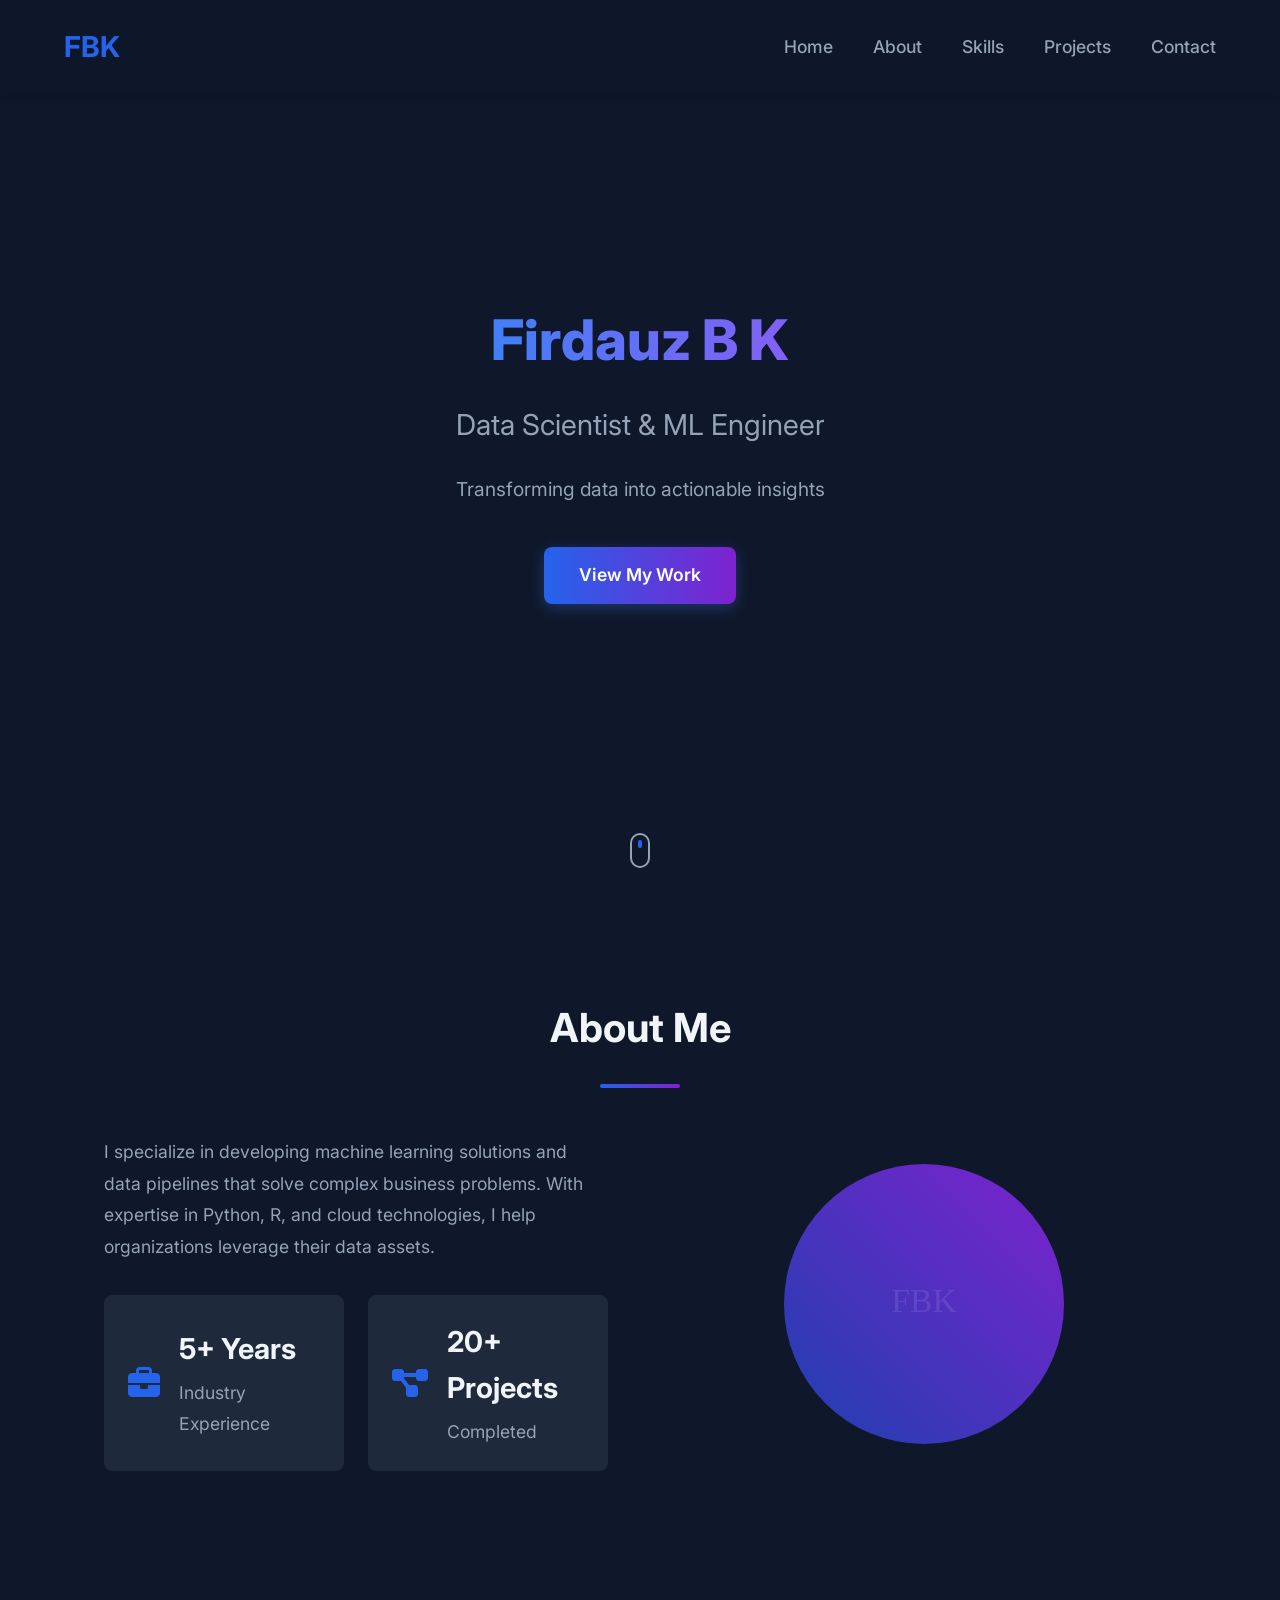
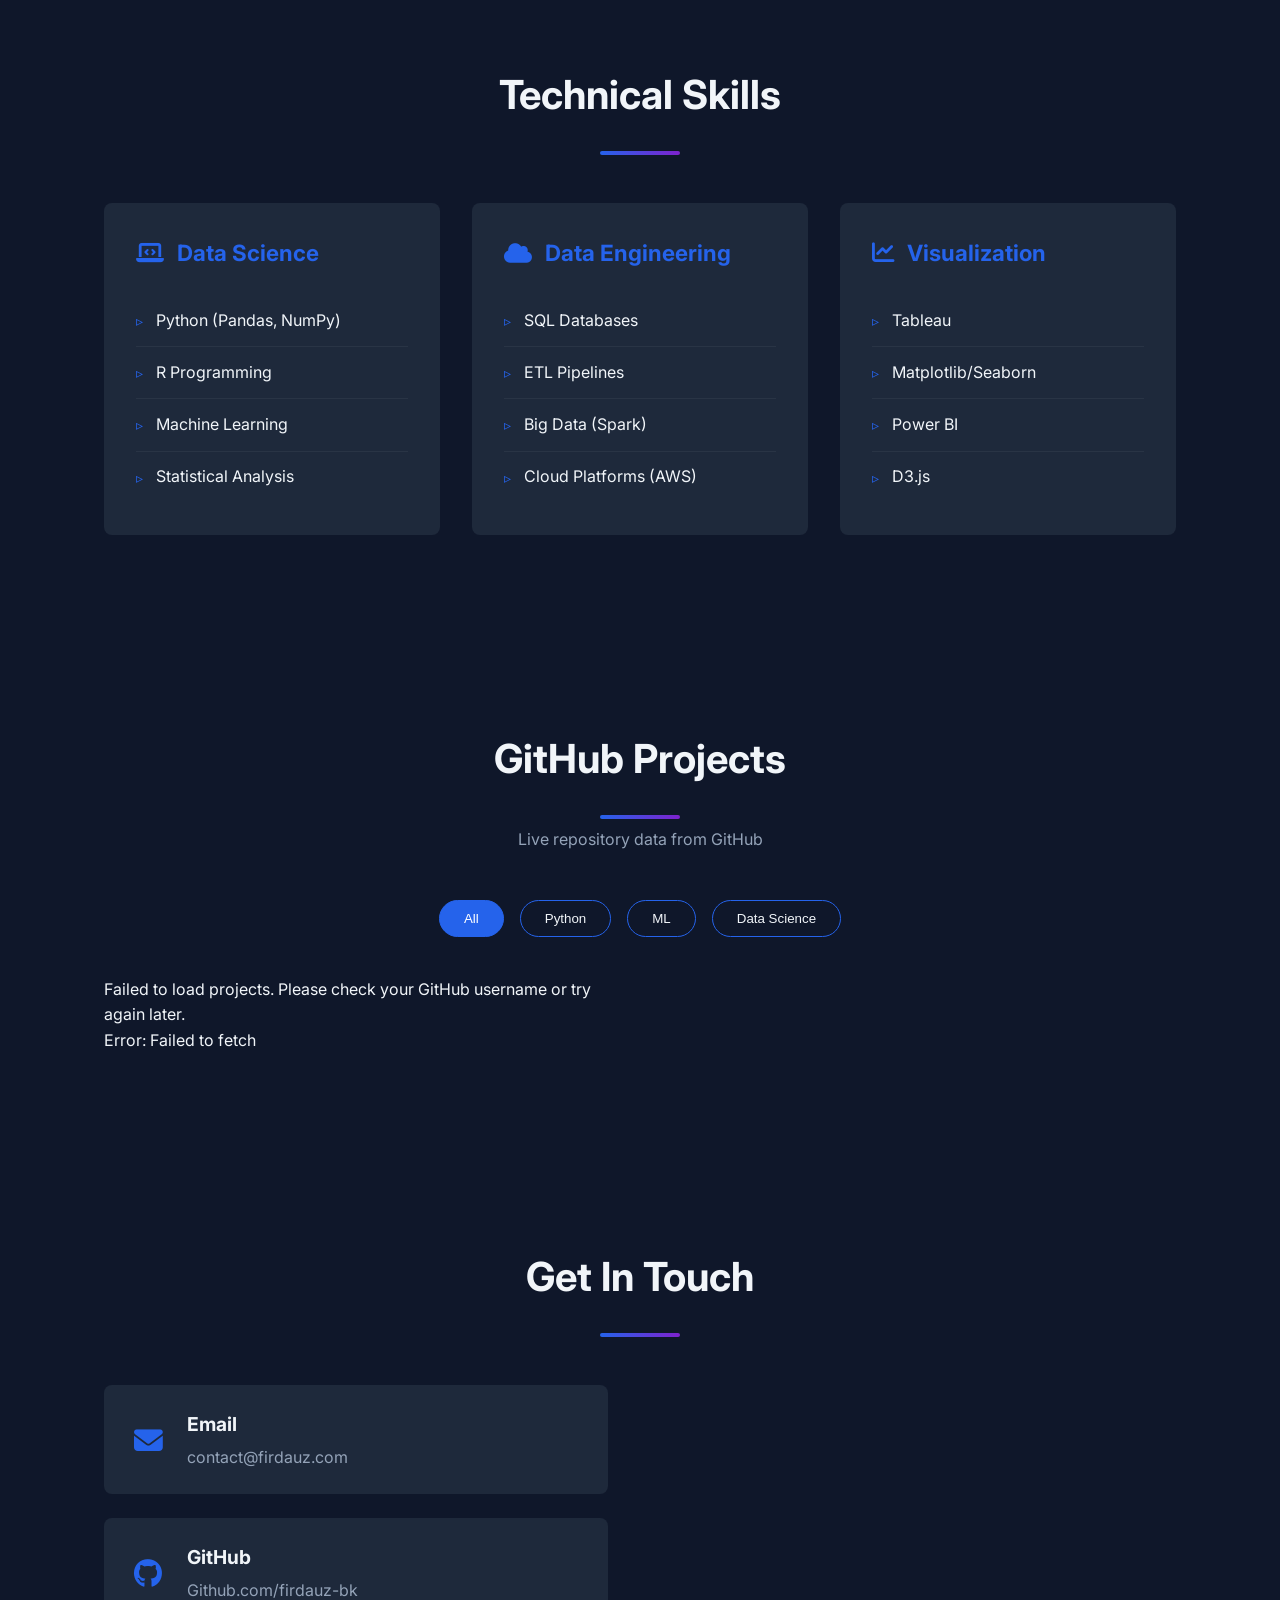
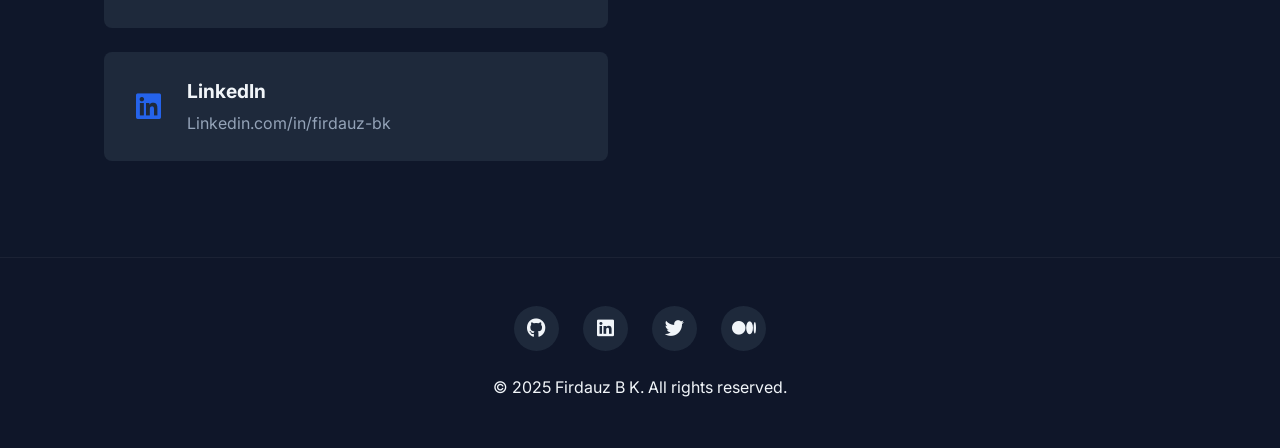
<file: index.html>
<!DOCTYPE html>
<html lang="en">
<head>
    <meta charset="UTF-8">
    <meta name="viewport" content="width=device-width, initial-scale=1.0">
    <title>Firdauz B K - Data Scientist</title>
    <link rel="stylesheet" href="styles.css">
    <link rel="stylesheet" href="https://cdnjs.cloudflare.com/ajax/libs/font-awesome/6.4.0/css/all.min.css">
</head>
<body>
    <header>
        <nav>
            <div class="logo">FBK</div>
            <ul>
                <li><a href="#home">Home</a></li>
                <li><a href="#about">About</a></li>
                <li><a href="#skills">Skills</a></li>
                <li><a href="#projects">Projects</a></li>
                <li><a href="#contact">Contact</a></li>
            </ul>
            <div class="menu-toggle">
                <i class="fas fa-bars"></i>
            </div>
        </nav>
    </header>

    <main>
        <section id="home" class="hero">
            <div class="hero-content">
                <h1>Firdauz B K</h1>
                <div class="typewriter">
                    <p class="subtitle">Data Scientist & ML Engineer</p>
                </div>
                <p class="hero-description">Transforming data into actionable insights</p>
                <a href="#projects" class="cta-button">View My Work</a>
            </div>
            <div class="scroll-indicator">
                <span></span>
            </div>
        </section>

        <section id="about">
            <div class="section-header">
                <h2>About Me</h2>
                <div class="divider"></div>
            </div>
            <div class="about-content">
                <div class="about-text">
                    <p>I specialize in developing machine learning solutions and data pipelines that solve complex business problems. With expertise in Python, R, and cloud technologies, I help organizations leverage their data assets.</p>
                    <div class="experience">
                        <div class="exp-item">
                            <i class="fas fa-briefcase"></i>
                            <div>
                                <h3>5+ Years</h3>
                                <p>Industry Experience</p>
                            </div>
                        </div>
                        <div class="exp-item">
                            <i class="fas fa-project-diagram"></i>
                            <div>
                                <h3>20+ Projects</h3>
                                <p>Completed</p>
                            </div>
                        </div>
                    </div>
                </div>
                <div class="about-image">
                    <div class="image-placeholder"></div>
                </div>
            </div>
        </section>

        <section id="skills">
            <div class="section-header">
                <h2>Technical Skills</h2>
                <div class="divider"></div>
            </div>
            <div class="skills-container">
                <div class="skills-category">
                    <h3><i class="fas fa-laptop-code"></i> Data Science</h3>
                    <ul>
                        <li>Python (Pandas, NumPy)</li>
                        <li>R Programming</li>
                        <li>Machine Learning</li>
                        <li>Statistical Analysis</li>
                    </ul>
                </div>
                <div class="skills-category">
                    <h3><i class="fas fa-cloud"></i> Data Engineering</h3>
                    <ul>
                        <li>SQL Databases</li>
                        <li>ETL Pipelines</li>
                        <li>Big Data (Spark)</li>
                        <li>Cloud Platforms (AWS)</li>
                    </ul>
                </div>
                <div class="skills-category">
                    <h3><i class="fas fa-chart-line"></i> Visualization</h3>
                    <ul>
                        <li>Tableau</li>
                        <li>Matplotlib/Seaborn</li>
                        <li>Power BI</li>
                        <li>D3.js</li>
                    </ul>
                </div>
            </div>
        </section>

        <section id="projects">
            <div class="section-header">
                <h2>GitHub Projects</h2>
                <div class="divider"></div>
                <p class="section-subtitle">Live repository data from GitHub</p>
            </div>
            <div class="projects-filter">
                <button class="filter-btn active" data-filter="all">All</button>
                <button class="filter-btn" data-filter="python">Python</button>
                <button class="filter-btn" data-filter="machine-learning">ML</button>
                <button class="filter-btn" data-filter="data-science">Data Science</button>
            </div>
            <div id="github-projects" class="project-grid">
                <!-- Projects loaded dynamically from GitHub -->
                <div class="project-skeleton">
                    <div class="skeleton-image"></div>
                    <div class="skeleton-text"></div>
                    <div class="skeleton-text-sm"></div>
                </div>
                <div class="project-skeleton">
                    <div class="skeleton-image"></div>
                    <div class="skeleton-text"></div>
                    <div class="skeleton-text-sm"></div>
                </div>
                <div class="project-skeleton">
                    <div class="skeleton-image"></div>
                    <div class="skeleton-text"></div>
                    <div class="skeleton-text-sm"></div>
                </div>
            </div>
        </section>

        <section id="contact">
            <div class="section-header">
                <h2>Get In Touch</h2>
                <div class="divider"></div>
            </div>
            <div class="contact-container">
                <div class="contact-info">
                    <div class="info-item">
                        <i class="fas fa-envelope"></i>
                        <div>
                            <h3>Email</h3>
                            <p>contact@firdauz.com</p>
                        </div>
                    </div>
                    <div class="info-item">
                        <i class="fab fa-github"></i>
                        <div>
                            <h3>GitHub</h3>
                            <a href="https://github.com/firdauz-bk" target="_blank">Github.com/firdauz-bk</a>
                        </div>
                    </div>
                    <div class="info-item">
                        <i class="fab fa-linkedin"></i>
                        <div>
                            <h3>LinkedIn</h3>
                            <a href="https://linkedin.com/in/firdauz-bk" target="_blank">Linkedin.com/in/firdauz-bk</a>
                        </div>
                    </div>
                </div>
            </div>
        </section>
    </main>

    <footer>
        <div class="footer-content">
            <div class="social-links">
                <a href="#"><i class="fab fa-github"></i></a>
                <a href="#"><i class="fab fa-linkedin"></i></a>
                <a href="#"><i class="fab fa-twitter"></i></a>
                <a href="#"><i class="fab fa-medium"></i></a>
            </div>
            <p>&copy; 2025 Firdauz B K. All rights reserved.</p>
        </div>
    </footer>

    <script src="script.js"></script>
</body>
</html>
</file>
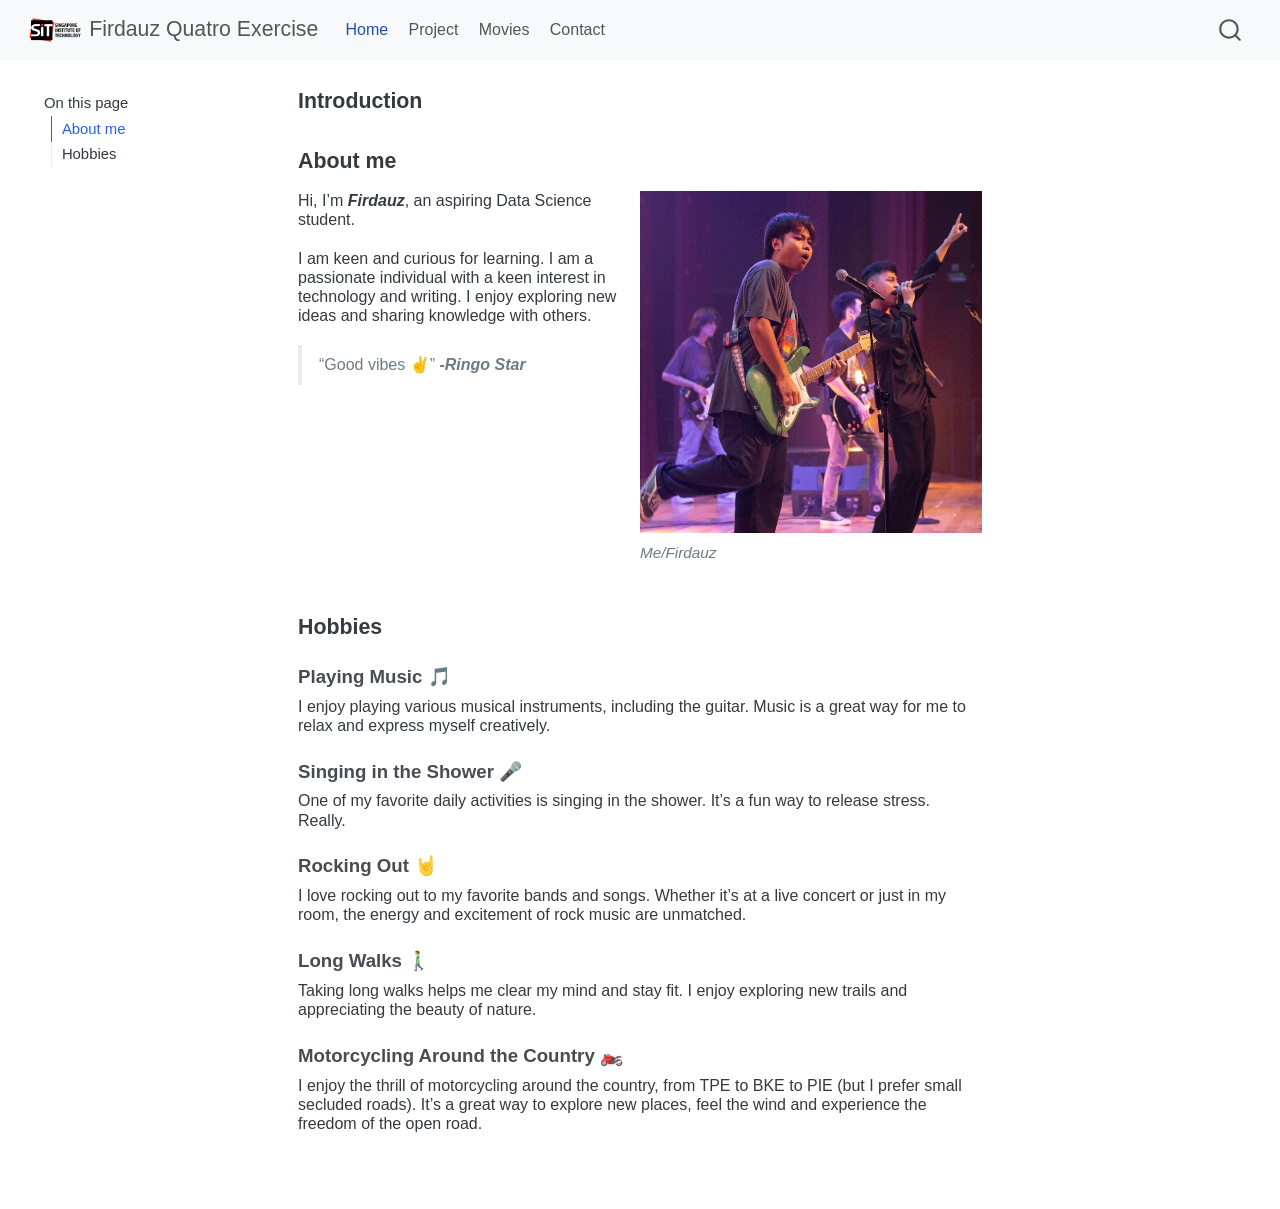
<file: docs/index.html>
<!DOCTYPE html>
<html xmlns="http://www.w3.org/1999/xhtml" lang="en" xml:lang="en"><head>

<meta charset="utf-8">
<meta name="generator" content="quarto-1.4.554">

<meta name="viewport" content="width=device-width, initial-scale=1.0, user-scalable=yes">


<title>Firdauz Quatro Exercise - Introduction</title>
<style>
code{white-space: pre-wrap;}
span.smallcaps{font-variant: small-caps;}
div.columns{display: flex; gap: min(4vw, 1.5em);}
div.column{flex: auto; overflow-x: auto;}
div.hanging-indent{margin-left: 1.5em; text-indent: -1.5em;}
ul.task-list{list-style: none;}
ul.task-list li input[type="checkbox"] {
  width: 0.8em;
  margin: 0 0.8em 0.2em -1em; /* quarto-specific, see https://github.com/quarto-dev/quarto-cli/issues/4556 */ 
  vertical-align: middle;
}
</style>


<script src="site_libs/quarto-nav/quarto-nav.js"></script>
<script src="site_libs/quarto-nav/headroom.min.js"></script>
<script src="site_libs/clipboard/clipboard.min.js"></script>
<script src="site_libs/quarto-search/autocomplete.umd.js"></script>
<script src="site_libs/quarto-search/fuse.min.js"></script>
<script src="site_libs/quarto-search/quarto-search.js"></script>
<meta name="quarto:offset" content="./">
<script src="site_libs/quarto-html/quarto.js"></script>
<script src="site_libs/quarto-html/popper.min.js"></script>
<script src="site_libs/quarto-html/tippy.umd.min.js"></script>
<script src="site_libs/quarto-html/anchor.min.js"></script>
<link href="site_libs/quarto-html/tippy.css" rel="stylesheet">
<link href="site_libs/quarto-html/quarto-syntax-highlighting.css" rel="stylesheet" id="quarto-text-highlighting-styles">
<script src="site_libs/bootstrap/bootstrap.min.js"></script>
<link href="site_libs/bootstrap/bootstrap-icons.css" rel="stylesheet">
<link href="site_libs/bootstrap/bootstrap.min.css" rel="stylesheet" id="quarto-bootstrap" data-mode="light">
<script id="quarto-search-options" type="application/json">{
  "location": "navbar",
  "copy-button": false,
  "collapse-after": 3,
  "panel-placement": "end",
  "type": "overlay",
  "limit": 50,
  "keyboard-shortcut": [
    "f",
    "/",
    "s"
  ],
  "show-item-context": false,
  "language": {
    "search-no-results-text": "No results",
    "search-matching-documents-text": "matching documents",
    "search-copy-link-title": "Copy link to search",
    "search-hide-matches-text": "Hide additional matches",
    "search-more-match-text": "more match in this document",
    "search-more-matches-text": "more matches in this document",
    "search-clear-button-title": "Clear",
    "search-text-placeholder": "",
    "search-detached-cancel-button-title": "Cancel",
    "search-submit-button-title": "Submit",
    "search-label": "Search"
  }
}</script>


<link rel="stylesheet" href="styles.css">
</head>

<body class="floating nav-fixed">

<div id="quarto-search-results"></div>
  <header id="quarto-header" class="headroom fixed-top">
    <nav class="navbar navbar-expand-lg " data-bs-theme="dark">
      <div class="navbar-container container-fluid">
      <div class="navbar-brand-container mx-auto">
    <a href="./index.html" class="navbar-brand navbar-brand-logo">
    <img src="./logo.png" alt="" class="navbar-logo">
    </a>
    <a class="navbar-brand" href="./index.html">
    <span class="navbar-title">Firdauz Quatro Exercise</span>
    </a>
  </div>
            <div id="quarto-search" class="" title="Search"></div>
          <button class="navbar-toggler" type="button" data-bs-toggle="collapse" data-bs-target="#navbarCollapse" aria-controls="navbarCollapse" aria-expanded="false" aria-label="Toggle navigation" onclick="if (window.quartoToggleHeadroom) { window.quartoToggleHeadroom(); }">
  <span class="navbar-toggler-icon"></span>
</button>
          <div class="collapse navbar-collapse" id="navbarCollapse">
            <ul class="navbar-nav navbar-nav-scroll me-auto">
  <li class="nav-item">
    <a class="nav-link active" href="./index.html" aria-current="page"> 
<span class="menu-text">Home</span></a>
  </li>  
  <li class="nav-item">
    <a class="nav-link" href="./about.html"> 
<span class="menu-text">Project</span></a>
  </li>  
  <li class="nav-item">
    <a class="nav-link" href="./Movies.html"> 
<span class="menu-text">Movies</span></a>
  </li>  
  <li class="nav-item">
    <a class="nav-link" href="./Contact.html"> 
<span class="menu-text">Contact</span></a>
  </li>  
</ul>
          </div> <!-- /navcollapse -->
          <div class="quarto-navbar-tools">
</div>
      </div> <!-- /container-fluid -->
    </nav>
</header>
<!-- content -->
<div id="quarto-content" class="quarto-container page-columns page-rows-contents page-layout-article page-navbar">
<!-- sidebar -->
  <nav id="quarto-sidebar" class="sidebar collapse collapse-horizontal quarto-sidebar-collapse-item sidebar-navigation floating overflow-auto">
    <nav id="TOC" role="doc-toc" class="toc-active">
    <h2 id="toc-title">On this page</h2>
   
  <ul>
  <li><a href="#about-me" id="toc-about-me" class="nav-link active" data-scroll-target="#about-me">About me</a></li>
  <li><a href="#hobbies" id="toc-hobbies" class="nav-link" data-scroll-target="#hobbies">Hobbies</a>
  <ul class="collapse">
  <li><a href="#playing-music" id="toc-playing-music" class="nav-link" data-scroll-target="#playing-music">Playing Music 🎵</a></li>
  <li><a href="#singing-in-the-shower" id="toc-singing-in-the-shower" class="nav-link" data-scroll-target="#singing-in-the-shower">Singing in the Shower 🎤</a></li>
  <li><a href="#rocking-out" id="toc-rocking-out" class="nav-link" data-scroll-target="#rocking-out">Rocking Out 🤘</a></li>
  <li><a href="#long-walks" id="toc-long-walks" class="nav-link" data-scroll-target="#long-walks">Long Walks 🚶‍♂️</a></li>
  <li><a href="#motorcycling-around-the-country" id="toc-motorcycling-around-the-country" class="nav-link" data-scroll-target="#motorcycling-around-the-country">Motorcycling Around the Country 🏍️</a></li>
  </ul></li>
  </ul>
</nav>
</nav>
<div id="quarto-sidebar-glass" class="quarto-sidebar-collapse-item" data-bs-toggle="collapse" data-bs-target=".quarto-sidebar-collapse-item"></div>
<!-- margin-sidebar -->
    <div id="quarto-margin-sidebar" class="sidebar margin-sidebar">
    </div>
<!-- main -->
<main class="content" id="quarto-document-content">

<header id="title-block-header" class="quarto-title-block default">
<div class="quarto-title">
<h1 class="title">Introduction</h1>
</div>



<div class="quarto-title-meta">

    
  
    
  </div>
  


</header>


<section id="about-me" class="level1">
<h1>About me</h1>
<div class="columns">
<div class="column" style="width:50%;">
<p>Hi, I’m <strong><em>Firdauz</em></strong>, an aspiring Data Science student. <br> <br> I am keen and curious for learning. I am a passionate individual with a keen interest in technology and writing. I enjoy exploring new ideas and sharing knowledge with others. <br> <br></p>
<blockquote class="blockquote">
<p>“Good vibes ✌” <strong><em>-Ringo Star</em></strong></p>
</blockquote>
</div><div class="column" style="width:50%;">
<div class="quarto-figure quarto-figure-center">
<figure class="figure">
<p><img src="img/me.jpg" class="img-fluid figure-img"></p>
<figcaption><em>Me/Firdauz</em></figcaption>
</figure>
</div>
</div>
</div>
</section>
<section id="hobbies" class="level1">
<h1>Hobbies</h1>
<section id="playing-music" class="level3">
<h3 class="anchored" data-anchor-id="playing-music">Playing Music 🎵</h3>
<p>I enjoy playing various musical instruments, including the guitar. Music is a great way for me to relax and express myself creatively.</p>
</section>
<section id="singing-in-the-shower" class="level3">
<h3 class="anchored" data-anchor-id="singing-in-the-shower">Singing in the Shower 🎤</h3>
<p>One of my favorite daily activities is singing in the shower. It’s a fun way to release stress. Really.</p>
</section>
<section id="rocking-out" class="level3">
<h3 class="anchored" data-anchor-id="rocking-out">Rocking Out 🤘</h3>
<p>I love rocking out to my favorite bands and songs. Whether it’s at a live concert or just in my room, the energy and excitement of rock music are unmatched.</p>
</section>
<section id="long-walks" class="level3">
<h3 class="anchored" data-anchor-id="long-walks">Long Walks 🚶‍♂️</h3>
<p>Taking long walks helps me clear my mind and stay fit. I enjoy exploring new trails and appreciating the beauty of nature.</p>
</section>
<section id="motorcycling-around-the-country" class="level3">
<h3 class="anchored" data-anchor-id="motorcycling-around-the-country">Motorcycling Around the Country 🏍️</h3>
<p>I enjoy the thrill of motorcycling around the country, from TPE to BKE to PIE (but I prefer small secluded roads). It’s a great way to explore new places, feel the wind and experience the freedom of the open road.</p>


</section>
</section>

</main> <!-- /main -->
<script id="quarto-html-after-body" type="application/javascript">
window.document.addEventListener("DOMContentLoaded", function (event) {
  const toggleBodyColorMode = (bsSheetEl) => {
    const mode = bsSheetEl.getAttribute("data-mode");
    const bodyEl = window.document.querySelector("body");
    if (mode === "dark") {
      bodyEl.classList.add("quarto-dark");
      bodyEl.classList.remove("quarto-light");
    } else {
      bodyEl.classList.add("quarto-light");
      bodyEl.classList.remove("quarto-dark");
    }
  }
  const toggleBodyColorPrimary = () => {
    const bsSheetEl = window.document.querySelector("link#quarto-bootstrap");
    if (bsSheetEl) {
      toggleBodyColorMode(bsSheetEl);
    }
  }
  toggleBodyColorPrimary();  
  const icon = "";
  const anchorJS = new window.AnchorJS();
  anchorJS.options = {
    placement: 'right',
    icon: icon
  };
  anchorJS.add('.anchored');
  const isCodeAnnotation = (el) => {
    for (const clz of el.classList) {
      if (clz.startsWith('code-annotation-')) {                     
        return true;
      }
    }
    return false;
  }
  const clipboard = new window.ClipboardJS('.code-copy-button', {
    text: function(trigger) {
      const codeEl = trigger.previousElementSibling.cloneNode(true);
      for (const childEl of codeEl.children) {
        if (isCodeAnnotation(childEl)) {
          childEl.remove();
        }
      }
      return codeEl.innerText;
    }
  });
  clipboard.on('success', function(e) {
    // button target
    const button = e.trigger;
    // don't keep focus
    button.blur();
    // flash "checked"
    button.classList.add('code-copy-button-checked');
    var currentTitle = button.getAttribute("title");
    button.setAttribute("title", "Copied!");
    let tooltip;
    if (window.bootstrap) {
      button.setAttribute("data-bs-toggle", "tooltip");
      button.setAttribute("data-bs-placement", "left");
      button.setAttribute("data-bs-title", "Copied!");
      tooltip = new bootstrap.Tooltip(button, 
        { trigger: "manual", 
          customClass: "code-copy-button-tooltip",
          offset: [0, -8]});
      tooltip.show();    
    }
    setTimeout(function() {
      if (tooltip) {
        tooltip.hide();
        button.removeAttribute("data-bs-title");
        button.removeAttribute("data-bs-toggle");
        button.removeAttribute("data-bs-placement");
      }
      button.setAttribute("title", currentTitle);
      button.classList.remove('code-copy-button-checked');
    }, 1000);
    // clear code selection
    e.clearSelection();
  });
    var localhostRegex = new RegExp(/^(?:http|https):\/\/localhost\:?[0-9]*\//);
    var mailtoRegex = new RegExp(/^mailto:/);
      var filterRegex = new RegExp('/' + window.location.host + '/');
    var isInternal = (href) => {
        return filterRegex.test(href) || localhostRegex.test(href) || mailtoRegex.test(href);
    }
    // Inspect non-navigation links and adorn them if external
 	var links = window.document.querySelectorAll('a[href]:not(.nav-link):not(.navbar-brand):not(.toc-action):not(.sidebar-link):not(.sidebar-item-toggle):not(.pagination-link):not(.no-external):not([aria-hidden]):not(.dropdown-item):not(.quarto-navigation-tool)');
    for (var i=0; i<links.length; i++) {
      const link = links[i];
      if (!isInternal(link.href)) {
        // undo the damage that might have been done by quarto-nav.js in the case of
        // links that we want to consider external
        if (link.dataset.originalHref !== undefined) {
          link.href = link.dataset.originalHref;
        }
      }
    }
  function tippyHover(el, contentFn, onTriggerFn, onUntriggerFn) {
    const config = {
      allowHTML: true,
      maxWidth: 500,
      delay: 100,
      arrow: false,
      appendTo: function(el) {
          return el.parentElement;
      },
      interactive: true,
      interactiveBorder: 10,
      theme: 'quarto',
      placement: 'bottom-start',
    };
    if (contentFn) {
      config.content = contentFn;
    }
    if (onTriggerFn) {
      config.onTrigger = onTriggerFn;
    }
    if (onUntriggerFn) {
      config.onUntrigger = onUntriggerFn;
    }
    window.tippy(el, config); 
  }
  const noterefs = window.document.querySelectorAll('a[role="doc-noteref"]');
  for (var i=0; i<noterefs.length; i++) {
    const ref = noterefs[i];
    tippyHover(ref, function() {
      // use id or data attribute instead here
      let href = ref.getAttribute('data-footnote-href') || ref.getAttribute('href');
      try { href = new URL(href).hash; } catch {}
      const id = href.replace(/^#\/?/, "");
      const note = window.document.getElementById(id);
      if (note) {
        return note.innerHTML;
      } else {
        return "";
      }
    });
  }
  const xrefs = window.document.querySelectorAll('a.quarto-xref');
  const processXRef = (id, note) => {
    // Strip column container classes
    const stripColumnClz = (el) => {
      el.classList.remove("page-full", "page-columns");
      if (el.children) {
        for (const child of el.children) {
          stripColumnClz(child);
        }
      }
    }
    stripColumnClz(note)
    if (id === null || id.startsWith('sec-')) {
      // Special case sections, only their first couple elements
      const container = document.createElement("div");
      if (note.children && note.children.length > 2) {
        container.appendChild(note.children[0].cloneNode(true));
        for (let i = 1; i < note.children.length; i++) {
          const child = note.children[i];
          if (child.tagName === "P" && child.innerText === "") {
            continue;
          } else {
            container.appendChild(child.cloneNode(true));
            break;
          }
        }
        if (window.Quarto?.typesetMath) {
          window.Quarto.typesetMath(container);
        }
        return container.innerHTML
      } else {
        if (window.Quarto?.typesetMath) {
          window.Quarto.typesetMath(note);
        }
        return note.innerHTML;
      }
    } else {
      // Remove any anchor links if they are present
      const anchorLink = note.querySelector('a.anchorjs-link');
      if (anchorLink) {
        anchorLink.remove();
      }
      if (window.Quarto?.typesetMath) {
        window.Quarto.typesetMath(note);
      }
      // TODO in 1.5, we should make sure this works without a callout special case
      if (note.classList.contains("callout")) {
        return note.outerHTML;
      } else {
        return note.innerHTML;
      }
    }
  }
  for (var i=0; i<xrefs.length; i++) {
    const xref = xrefs[i];
    tippyHover(xref, undefined, function(instance) {
      instance.disable();
      let url = xref.getAttribute('href');
      let hash = undefined; 
      if (url.startsWith('#')) {
        hash = url;
      } else {
        try { hash = new URL(url).hash; } catch {}
      }
      if (hash) {
        const id = hash.replace(/^#\/?/, "");
        const note = window.document.getElementById(id);
        if (note !== null) {
          try {
            const html = processXRef(id, note.cloneNode(true));
            instance.setContent(html);
          } finally {
            instance.enable();
            instance.show();
          }
        } else {
          // See if we can fetch this
          fetch(url.split('#')[0])
          .then(res => res.text())
          .then(html => {
            const parser = new DOMParser();
            const htmlDoc = parser.parseFromString(html, "text/html");
            const note = htmlDoc.getElementById(id);
            if (note !== null) {
              const html = processXRef(id, note);
              instance.setContent(html);
            } 
          }).finally(() => {
            instance.enable();
            instance.show();
          });
        }
      } else {
        // See if we can fetch a full url (with no hash to target)
        // This is a special case and we should probably do some content thinning / targeting
        fetch(url)
        .then(res => res.text())
        .then(html => {
          const parser = new DOMParser();
          const htmlDoc = parser.parseFromString(html, "text/html");
          const note = htmlDoc.querySelector('main.content');
          if (note !== null) {
            // This should only happen for chapter cross references
            // (since there is no id in the URL)
            // remove the first header
            if (note.children.length > 0 && note.children[0].tagName === "HEADER") {
              note.children[0].remove();
            }
            const html = processXRef(null, note);
            instance.setContent(html);
          } 
        }).finally(() => {
          instance.enable();
          instance.show();
        });
      }
    }, function(instance) {
    });
  }
      let selectedAnnoteEl;
      const selectorForAnnotation = ( cell, annotation) => {
        let cellAttr = 'data-code-cell="' + cell + '"';
        let lineAttr = 'data-code-annotation="' +  annotation + '"';
        const selector = 'span[' + cellAttr + '][' + lineAttr + ']';
        return selector;
      }
      const selectCodeLines = (annoteEl) => {
        const doc = window.document;
        const targetCell = annoteEl.getAttribute("data-target-cell");
        const targetAnnotation = annoteEl.getAttribute("data-target-annotation");
        const annoteSpan = window.document.querySelector(selectorForAnnotation(targetCell, targetAnnotation));
        const lines = annoteSpan.getAttribute("data-code-lines").split(",");
        const lineIds = lines.map((line) => {
          return targetCell + "-" + line;
        })
        let top = null;
        let height = null;
        let parent = null;
        if (lineIds.length > 0) {
            //compute the position of the single el (top and bottom and make a div)
            const el = window.document.getElementById(lineIds[0]);
            top = el.offsetTop;
            height = el.offsetHeight;
            parent = el.parentElement.parentElement;
          if (lineIds.length > 1) {
            const lastEl = window.document.getElementById(lineIds[lineIds.length - 1]);
            const bottom = lastEl.offsetTop + lastEl.offsetHeight;
            height = bottom - top;
          }
          if (top !== null && height !== null && parent !== null) {
            // cook up a div (if necessary) and position it 
            let div = window.document.getElementById("code-annotation-line-highlight");
            if (div === null) {
              div = window.document.createElement("div");
              div.setAttribute("id", "code-annotation-line-highlight");
              div.style.position = 'absolute';
              parent.appendChild(div);
            }
            div.style.top = top - 2 + "px";
            div.style.height = height + 4 + "px";
            div.style.left = 0;
            let gutterDiv = window.document.getElementById("code-annotation-line-highlight-gutter");
            if (gutterDiv === null) {
              gutterDiv = window.document.createElement("div");
              gutterDiv.setAttribute("id", "code-annotation-line-highlight-gutter");
              gutterDiv.style.position = 'absolute';
              const codeCell = window.document.getElementById(targetCell);
              const gutter = codeCell.querySelector('.code-annotation-gutter');
              gutter.appendChild(gutterDiv);
            }
            gutterDiv.style.top = top - 2 + "px";
            gutterDiv.style.height = height + 4 + "px";
          }
          selectedAnnoteEl = annoteEl;
        }
      };
      const unselectCodeLines = () => {
        const elementsIds = ["code-annotation-line-highlight", "code-annotation-line-highlight-gutter"];
        elementsIds.forEach((elId) => {
          const div = window.document.getElementById(elId);
          if (div) {
            div.remove();
          }
        });
        selectedAnnoteEl = undefined;
      };
        // Handle positioning of the toggle
    window.addEventListener(
      "resize",
      throttle(() => {
        elRect = undefined;
        if (selectedAnnoteEl) {
          selectCodeLines(selectedAnnoteEl);
        }
      }, 10)
    );
    function throttle(fn, ms) {
    let throttle = false;
    let timer;
      return (...args) => {
        if(!throttle) { // first call gets through
            fn.apply(this, args);
            throttle = true;
        } else { // all the others get throttled
            if(timer) clearTimeout(timer); // cancel #2
            timer = setTimeout(() => {
              fn.apply(this, args);
              timer = throttle = false;
            }, ms);
        }
      };
    }
      // Attach click handler to the DT
      const annoteDls = window.document.querySelectorAll('dt[data-target-cell]');
      for (const annoteDlNode of annoteDls) {
        annoteDlNode.addEventListener('click', (event) => {
          const clickedEl = event.target;
          if (clickedEl !== selectedAnnoteEl) {
            unselectCodeLines();
            const activeEl = window.document.querySelector('dt[data-target-cell].code-annotation-active');
            if (activeEl) {
              activeEl.classList.remove('code-annotation-active');
            }
            selectCodeLines(clickedEl);
            clickedEl.classList.add('code-annotation-active');
          } else {
            // Unselect the line
            unselectCodeLines();
            clickedEl.classList.remove('code-annotation-active');
          }
        });
      }
  const findCites = (el) => {
    const parentEl = el.parentElement;
    if (parentEl) {
      const cites = parentEl.dataset.cites;
      if (cites) {
        return {
          el,
          cites: cites.split(' ')
        };
      } else {
        return findCites(el.parentElement)
      }
    } else {
      return undefined;
    }
  };
  var bibliorefs = window.document.querySelectorAll('a[role="doc-biblioref"]');
  for (var i=0; i<bibliorefs.length; i++) {
    const ref = bibliorefs[i];
    const citeInfo = findCites(ref);
    if (citeInfo) {
      tippyHover(citeInfo.el, function() {
        var popup = window.document.createElement('div');
        citeInfo.cites.forEach(function(cite) {
          var citeDiv = window.document.createElement('div');
          citeDiv.classList.add('hanging-indent');
          citeDiv.classList.add('csl-entry');
          var biblioDiv = window.document.getElementById('ref-' + cite);
          if (biblioDiv) {
            citeDiv.innerHTML = biblioDiv.innerHTML;
          }
          popup.appendChild(citeDiv);
        });
        return popup.innerHTML;
      });
    }
  }
});
</script>
</div> <!-- /content -->




</body></html>
</file>
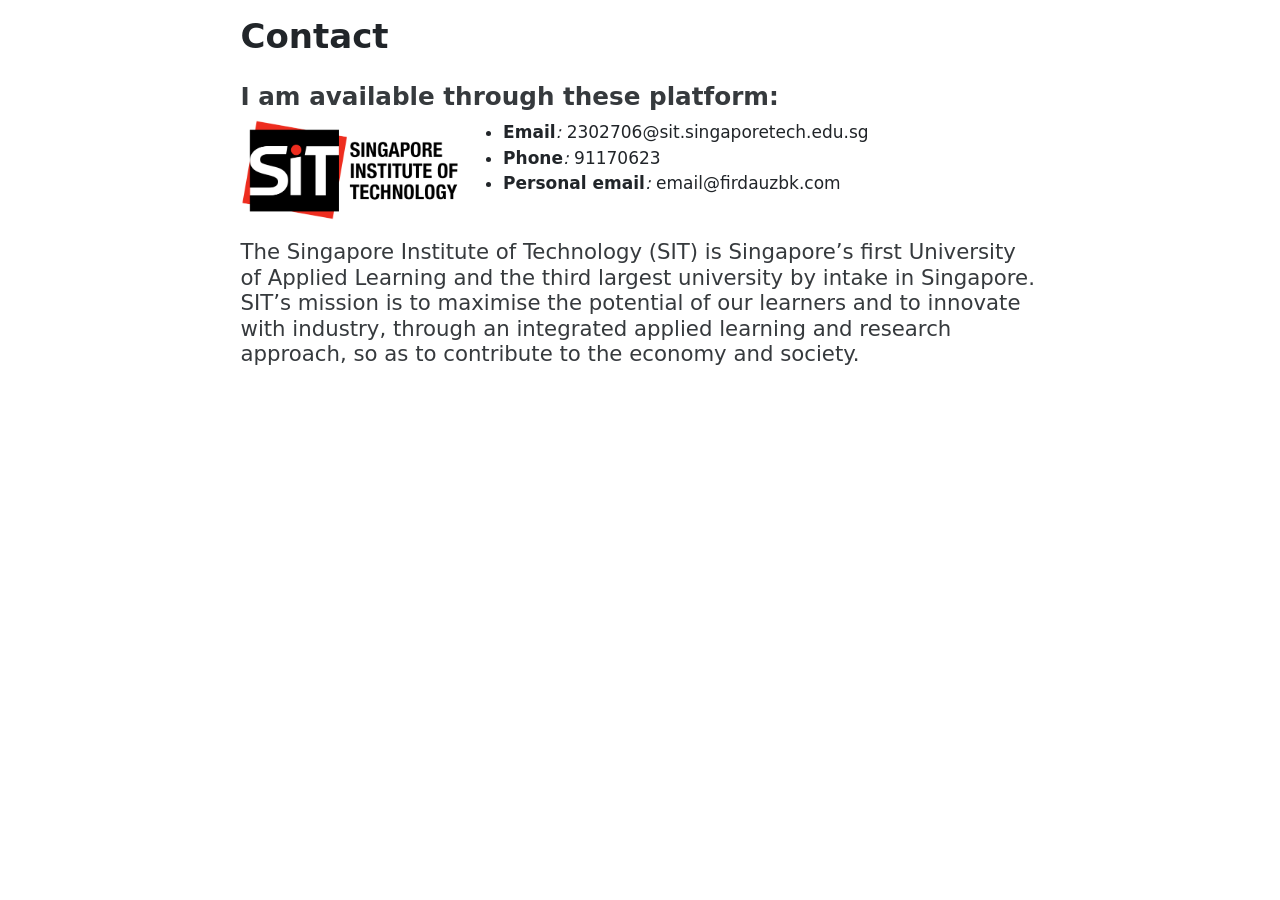
<file: contact.html>
<!DOCTYPE html>
<html xmlns="http://www.w3.org/1999/xhtml" lang="en" xml:lang="en"><head>

<meta charset="utf-8">
<meta name="generator" content="quarto-1.4.554">

<meta name="viewport" content="width=device-width, initial-scale=1.0, user-scalable=yes">


<title>Contact</title>
<style>
code{white-space: pre-wrap;}
span.smallcaps{font-variant: small-caps;}
div.columns{display: flex; gap: min(4vw, 1.5em);}
div.column{flex: auto; overflow-x: auto;}
div.hanging-indent{margin-left: 1.5em; text-indent: -1.5em;}
ul.task-list{list-style: none;}
ul.task-list li input[type="checkbox"] {
  width: 0.8em;
  margin: 0 0.8em 0.2em -1em; /* quarto-specific, see https://github.com/quarto-dev/quarto-cli/issues/4556 */ 
  vertical-align: middle;
}
</style>


<script src="contact_files/libs/clipboard/clipboard.min.js"></script>
<script src="contact_files/libs/quarto-html/quarto.js"></script>
<script src="contact_files/libs/quarto-html/popper.min.js"></script>
<script src="contact_files/libs/quarto-html/tippy.umd.min.js"></script>
<script src="contact_files/libs/quarto-html/anchor.min.js"></script>
<link href="contact_files/libs/quarto-html/tippy.css" rel="stylesheet">
<link href="contact_files/libs/quarto-html/quarto-syntax-highlighting.css" rel="stylesheet" id="quarto-text-highlighting-styles">
<script src="contact_files/libs/bootstrap/bootstrap.min.js"></script>
<link href="contact_files/libs/bootstrap/bootstrap-icons.css" rel="stylesheet">
<link href="contact_files/libs/bootstrap/bootstrap.min.css" rel="stylesheet" id="quarto-bootstrap" data-mode="light">


</head>

<body class="fullcontent">

<div id="quarto-content" class="page-columns page-rows-contents page-layout-article">

<main class="content" id="quarto-document-content">

<header id="title-block-header" class="quarto-title-block default">
<div class="quarto-title">
<h1 class="title">Contact</h1>
</div>



<div class="quarto-title-meta">

    
  
    
  </div>
  


</header>


<section id="i-am-available-through-these-platform" class="level3">
<h3 class="anchored" data-anchor-id="i-am-available-through-these-platform">I am available through these platform:</h3>
<div class="column">
<ul>
<li><strong>Email</strong><em>:</em> 2302706@sit.singaporetech.edu.sg</li>
<li><strong>Phone</strong><em>:</em> 91170623</li>
<li><strong>Personal email</strong><em>:</em> email@firdauzbk.com</li>
</ul>
</div>
<div style="float:left; position: relative; top: 0px">
<p><img src="logo.png" style="margin-right: 10px; align: left" height="100"></p>
</div>
<section id="the-singapore-institute-of-technology-sit-is-singapores-first-university-of-applied-learning-and-the-third-largest-university-by-intake-in-singapore.-sits-mission-is-to-maximise-the-potential-of-our-learners-and-to-innovate-with-industry-through-an-integrated-applied-learning-and-research-approach-so-as-to-contribute-to-the-economy-and-society." class="level4">
<h4 class="anchored" data-anchor-id="the-singapore-institute-of-technology-sit-is-singapores-first-university-of-applied-learning-and-the-third-largest-university-by-intake-in-singapore.-sits-mission-is-to-maximise-the-potential-of-our-learners-and-to-innovate-with-industry-through-an-integrated-applied-learning-and-research-approach-so-as-to-contribute-to-the-economy-and-society.">The Singapore Institute of Technology (SIT) is Singapore’s first University of Applied Learning and the third largest university by intake in Singapore. SIT’s mission is to maximise the potential of our learners and to innovate with industry, through an integrated applied learning and research approach, so as to contribute to the economy and society.</h4>
</section>
</section>

</main>
<!-- /main column -->
<script id="quarto-html-after-body" type="application/javascript">
window.document.addEventListener("DOMContentLoaded", function (event) {
  const toggleBodyColorMode = (bsSheetEl) => {
    const mode = bsSheetEl.getAttribute("data-mode");
    const bodyEl = window.document.querySelector("body");
    if (mode === "dark") {
      bodyEl.classList.add("quarto-dark");
      bodyEl.classList.remove("quarto-light");
    } else {
      bodyEl.classList.add("quarto-light");
      bodyEl.classList.remove("quarto-dark");
    }
  }
  const toggleBodyColorPrimary = () => {
    const bsSheetEl = window.document.querySelector("link#quarto-bootstrap");
    if (bsSheetEl) {
      toggleBodyColorMode(bsSheetEl);
    }
  }
  toggleBodyColorPrimary();  
  const icon = "";
  const anchorJS = new window.AnchorJS();
  anchorJS.options = {
    placement: 'right',
    icon: icon
  };
  anchorJS.add('.anchored');
  const isCodeAnnotation = (el) => {
    for (const clz of el.classList) {
      if (clz.startsWith('code-annotation-')) {                     
        return true;
      }
    }
    return false;
  }
  const clipboard = new window.ClipboardJS('.code-copy-button', {
    text: function(trigger) {
      const codeEl = trigger.previousElementSibling.cloneNode(true);
      for (const childEl of codeEl.children) {
        if (isCodeAnnotation(childEl)) {
          childEl.remove();
        }
      }
      return codeEl.innerText;
    }
  });
  clipboard.on('success', function(e) {
    // button target
    const button = e.trigger;
    // don't keep focus
    button.blur();
    // flash "checked"
    button.classList.add('code-copy-button-checked');
    var currentTitle = button.getAttribute("title");
    button.setAttribute("title", "Copied!");
    let tooltip;
    if (window.bootstrap) {
      button.setAttribute("data-bs-toggle", "tooltip");
      button.setAttribute("data-bs-placement", "left");
      button.setAttribute("data-bs-title", "Copied!");
      tooltip = new bootstrap.Tooltip(button, 
        { trigger: "manual", 
          customClass: "code-copy-button-tooltip",
          offset: [0, -8]});
      tooltip.show();    
    }
    setTimeout(function() {
      if (tooltip) {
        tooltip.hide();
        button.removeAttribute("data-bs-title");
        button.removeAttribute("data-bs-toggle");
        button.removeAttribute("data-bs-placement");
      }
      button.setAttribute("title", currentTitle);
      button.classList.remove('code-copy-button-checked');
    }, 1000);
    // clear code selection
    e.clearSelection();
  });
    var localhostRegex = new RegExp(/^(?:http|https):\/\/localhost\:?[0-9]*\//);
    var mailtoRegex = new RegExp(/^mailto:/);
      var filterRegex = new RegExp('/' + window.location.host + '/');
    var isInternal = (href) => {
        return filterRegex.test(href) || localhostRegex.test(href) || mailtoRegex.test(href);
    }
    // Inspect non-navigation links and adorn them if external
 	var links = window.document.querySelectorAll('a[href]:not(.nav-link):not(.navbar-brand):not(.toc-action):not(.sidebar-link):not(.sidebar-item-toggle):not(.pagination-link):not(.no-external):not([aria-hidden]):not(.dropdown-item):not(.quarto-navigation-tool)');
    for (var i=0; i<links.length; i++) {
      const link = links[i];
      if (!isInternal(link.href)) {
        // undo the damage that might have been done by quarto-nav.js in the case of
        // links that we want to consider external
        if (link.dataset.originalHref !== undefined) {
          link.href = link.dataset.originalHref;
        }
      }
    }
  function tippyHover(el, contentFn, onTriggerFn, onUntriggerFn) {
    const config = {
      allowHTML: true,
      maxWidth: 500,
      delay: 100,
      arrow: false,
      appendTo: function(el) {
          return el.parentElement;
      },
      interactive: true,
      interactiveBorder: 10,
      theme: 'quarto',
      placement: 'bottom-start',
    };
    if (contentFn) {
      config.content = contentFn;
    }
    if (onTriggerFn) {
      config.onTrigger = onTriggerFn;
    }
    if (onUntriggerFn) {
      config.onUntrigger = onUntriggerFn;
    }
    window.tippy(el, config); 
  }
  const noterefs = window.document.querySelectorAll('a[role="doc-noteref"]');
  for (var i=0; i<noterefs.length; i++) {
    const ref = noterefs[i];
    tippyHover(ref, function() {
      // use id or data attribute instead here
      let href = ref.getAttribute('data-footnote-href') || ref.getAttribute('href');
      try { href = new URL(href).hash; } catch {}
      const id = href.replace(/^#\/?/, "");
      const note = window.document.getElementById(id);
      if (note) {
        return note.innerHTML;
      } else {
        return "";
      }
    });
  }
  const xrefs = window.document.querySelectorAll('a.quarto-xref');
  const processXRef = (id, note) => {
    // Strip column container classes
    const stripColumnClz = (el) => {
      el.classList.remove("page-full", "page-columns");
      if (el.children) {
        for (const child of el.children) {
          stripColumnClz(child);
        }
      }
    }
    stripColumnClz(note)
    if (id === null || id.startsWith('sec-')) {
      // Special case sections, only their first couple elements
      const container = document.createElement("div");
      if (note.children && note.children.length > 2) {
        container.appendChild(note.children[0].cloneNode(true));
        for (let i = 1; i < note.children.length; i++) {
          const child = note.children[i];
          if (child.tagName === "P" && child.innerText === "") {
            continue;
          } else {
            container.appendChild(child.cloneNode(true));
            break;
          }
        }
        if (window.Quarto?.typesetMath) {
          window.Quarto.typesetMath(container);
        }
        return container.innerHTML
      } else {
        if (window.Quarto?.typesetMath) {
          window.Quarto.typesetMath(note);
        }
        return note.innerHTML;
      }
    } else {
      // Remove any anchor links if they are present
      const anchorLink = note.querySelector('a.anchorjs-link');
      if (anchorLink) {
        anchorLink.remove();
      }
      if (window.Quarto?.typesetMath) {
        window.Quarto.typesetMath(note);
      }
      // TODO in 1.5, we should make sure this works without a callout special case
      if (note.classList.contains("callout")) {
        return note.outerHTML;
      } else {
        return note.innerHTML;
      }
    }
  }
  for (var i=0; i<xrefs.length; i++) {
    const xref = xrefs[i];
    tippyHover(xref, undefined, function(instance) {
      instance.disable();
      let url = xref.getAttribute('href');
      let hash = undefined; 
      if (url.startsWith('#')) {
        hash = url;
      } else {
        try { hash = new URL(url).hash; } catch {}
      }
      if (hash) {
        const id = hash.replace(/^#\/?/, "");
        const note = window.document.getElementById(id);
        if (note !== null) {
          try {
            const html = processXRef(id, note.cloneNode(true));
            instance.setContent(html);
          } finally {
            instance.enable();
            instance.show();
          }
        } else {
          // See if we can fetch this
          fetch(url.split('#')[0])
          .then(res => res.text())
          .then(html => {
            const parser = new DOMParser();
            const htmlDoc = parser.parseFromString(html, "text/html");
            const note = htmlDoc.getElementById(id);
            if (note !== null) {
              const html = processXRef(id, note);
              instance.setContent(html);
            } 
          }).finally(() => {
            instance.enable();
            instance.show();
          });
        }
      } else {
        // See if we can fetch a full url (with no hash to target)
        // This is a special case and we should probably do some content thinning / targeting
        fetch(url)
        .then(res => res.text())
        .then(html => {
          const parser = new DOMParser();
          const htmlDoc = parser.parseFromString(html, "text/html");
          const note = htmlDoc.querySelector('main.content');
          if (note !== null) {
            // This should only happen for chapter cross references
            // (since there is no id in the URL)
            // remove the first header
            if (note.children.length > 0 && note.children[0].tagName === "HEADER") {
              note.children[0].remove();
            }
            const html = processXRef(null, note);
            instance.setContent(html);
          } 
        }).finally(() => {
          instance.enable();
          instance.show();
        });
      }
    }, function(instance) {
    });
  }
      let selectedAnnoteEl;
      const selectorForAnnotation = ( cell, annotation) => {
        let cellAttr = 'data-code-cell="' + cell + '"';
        let lineAttr = 'data-code-annotation="' +  annotation + '"';
        const selector = 'span[' + cellAttr + '][' + lineAttr + ']';
        return selector;
      }
      const selectCodeLines = (annoteEl) => {
        const doc = window.document;
        const targetCell = annoteEl.getAttribute("data-target-cell");
        const targetAnnotation = annoteEl.getAttribute("data-target-annotation");
        const annoteSpan = window.document.querySelector(selectorForAnnotation(targetCell, targetAnnotation));
        const lines = annoteSpan.getAttribute("data-code-lines").split(",");
        const lineIds = lines.map((line) => {
          return targetCell + "-" + line;
        })
        let top = null;
        let height = null;
        let parent = null;
        if (lineIds.length > 0) {
            //compute the position of the single el (top and bottom and make a div)
            const el = window.document.getElementById(lineIds[0]);
            top = el.offsetTop;
            height = el.offsetHeight;
            parent = el.parentElement.parentElement;
          if (lineIds.length > 1) {
            const lastEl = window.document.getElementById(lineIds[lineIds.length - 1]);
            const bottom = lastEl.offsetTop + lastEl.offsetHeight;
            height = bottom - top;
          }
          if (top !== null && height !== null && parent !== null) {
            // cook up a div (if necessary) and position it 
            let div = window.document.getElementById("code-annotation-line-highlight");
            if (div === null) {
              div = window.document.createElement("div");
              div.setAttribute("id", "code-annotation-line-highlight");
              div.style.position = 'absolute';
              parent.appendChild(div);
            }
            div.style.top = top - 2 + "px";
            div.style.height = height + 4 + "px";
            div.style.left = 0;
            let gutterDiv = window.document.getElementById("code-annotation-line-highlight-gutter");
            if (gutterDiv === null) {
              gutterDiv = window.document.createElement("div");
              gutterDiv.setAttribute("id", "code-annotation-line-highlight-gutter");
              gutterDiv.style.position = 'absolute';
              const codeCell = window.document.getElementById(targetCell);
              const gutter = codeCell.querySelector('.code-annotation-gutter');
              gutter.appendChild(gutterDiv);
            }
            gutterDiv.style.top = top - 2 + "px";
            gutterDiv.style.height = height + 4 + "px";
          }
          selectedAnnoteEl = annoteEl;
        }
      };
      const unselectCodeLines = () => {
        const elementsIds = ["code-annotation-line-highlight", "code-annotation-line-highlight-gutter"];
        elementsIds.forEach((elId) => {
          const div = window.document.getElementById(elId);
          if (div) {
            div.remove();
          }
        });
        selectedAnnoteEl = undefined;
      };
        // Handle positioning of the toggle
    window.addEventListener(
      "resize",
      throttle(() => {
        elRect = undefined;
        if (selectedAnnoteEl) {
          selectCodeLines(selectedAnnoteEl);
        }
      }, 10)
    );
    function throttle(fn, ms) {
    let throttle = false;
    let timer;
      return (...args) => {
        if(!throttle) { // first call gets through
            fn.apply(this, args);
            throttle = true;
        } else { // all the others get throttled
            if(timer) clearTimeout(timer); // cancel #2
            timer = setTimeout(() => {
              fn.apply(this, args);
              timer = throttle = false;
            }, ms);
        }
      };
    }
      // Attach click handler to the DT
      const annoteDls = window.document.querySelectorAll('dt[data-target-cell]');
      for (const annoteDlNode of annoteDls) {
        annoteDlNode.addEventListener('click', (event) => {
          const clickedEl = event.target;
          if (clickedEl !== selectedAnnoteEl) {
            unselectCodeLines();
            const activeEl = window.document.querySelector('dt[data-target-cell].code-annotation-active');
            if (activeEl) {
              activeEl.classList.remove('code-annotation-active');
            }
            selectCodeLines(clickedEl);
            clickedEl.classList.add('code-annotation-active');
          } else {
            // Unselect the line
            unselectCodeLines();
            clickedEl.classList.remove('code-annotation-active');
          }
        });
      }
  const findCites = (el) => {
    const parentEl = el.parentElement;
    if (parentEl) {
      const cites = parentEl.dataset.cites;
      if (cites) {
        return {
          el,
          cites: cites.split(' ')
        };
      } else {
        return findCites(el.parentElement)
      }
    } else {
      return undefined;
    }
  };
  var bibliorefs = window.document.querySelectorAll('a[role="doc-biblioref"]');
  for (var i=0; i<bibliorefs.length; i++) {
    const ref = bibliorefs[i];
    const citeInfo = findCites(ref);
    if (citeInfo) {
      tippyHover(citeInfo.el, function() {
        var popup = window.document.createElement('div');
        citeInfo.cites.forEach(function(cite) {
          var citeDiv = window.document.createElement('div');
          citeDiv.classList.add('hanging-indent');
          citeDiv.classList.add('csl-entry');
          var biblioDiv = window.document.getElementById('ref-' + cite);
          if (biblioDiv) {
            citeDiv.innerHTML = biblioDiv.innerHTML;
          }
          popup.appendChild(citeDiv);
        });
        return popup.innerHTML;
      });
    }
  }
});
</script>
</div> <!-- /content -->




</body></html>
</file>
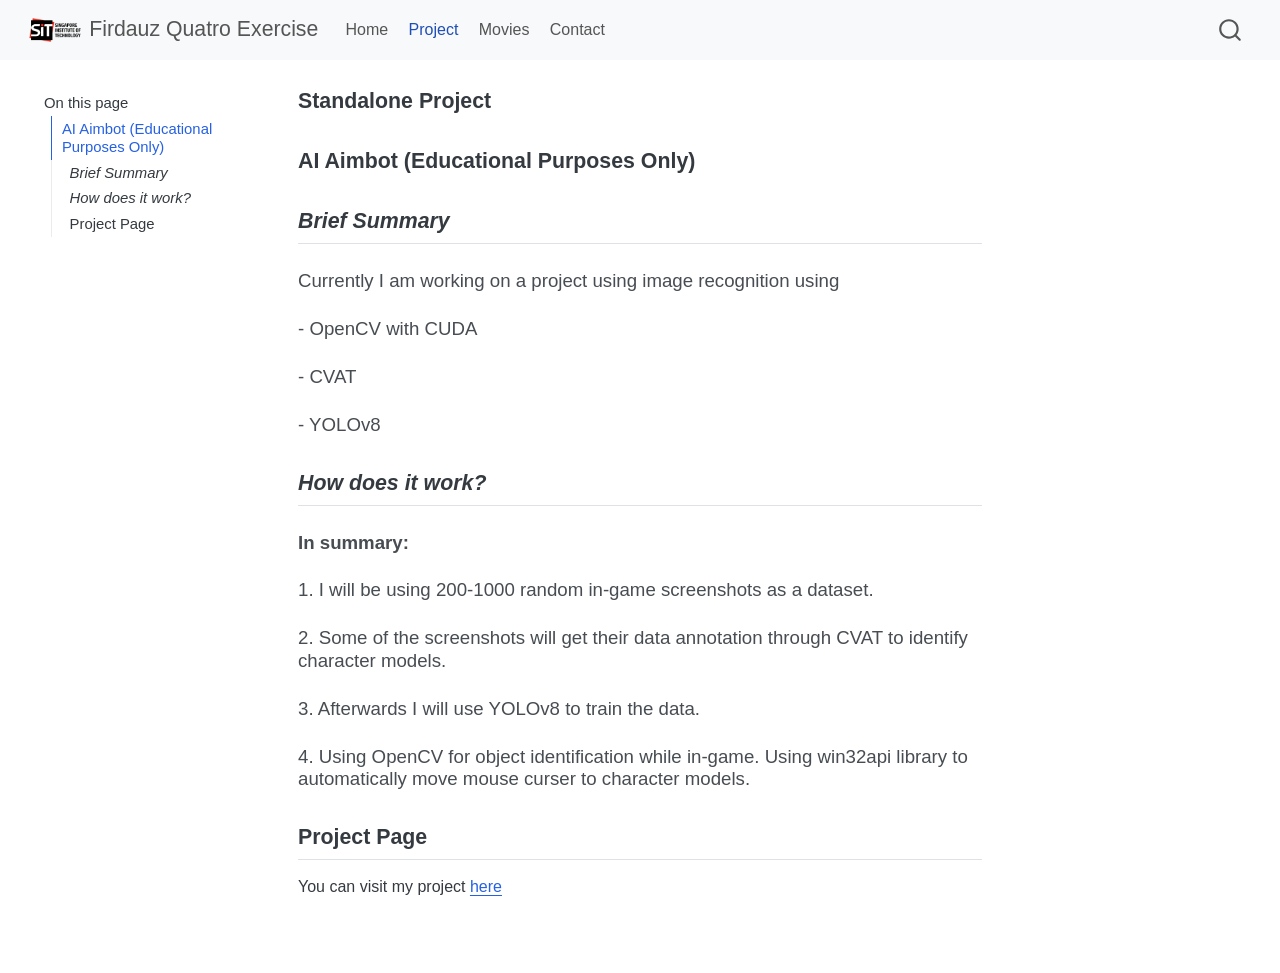
<file: docs/about.html>
<!DOCTYPE html>
<html xmlns="http://www.w3.org/1999/xhtml" lang="en" xml:lang="en"><head>

<meta charset="utf-8">
<meta name="generator" content="quarto-1.4.554">

<meta name="viewport" content="width=device-width, initial-scale=1.0, user-scalable=yes">


<title>Firdauz Quatro Exercise - Standalone Project</title>
<style>
code{white-space: pre-wrap;}
span.smallcaps{font-variant: small-caps;}
div.columns{display: flex; gap: min(4vw, 1.5em);}
div.column{flex: auto; overflow-x: auto;}
div.hanging-indent{margin-left: 1.5em; text-indent: -1.5em;}
ul.task-list{list-style: none;}
ul.task-list li input[type="checkbox"] {
  width: 0.8em;
  margin: 0 0.8em 0.2em -1em; /* quarto-specific, see https://github.com/quarto-dev/quarto-cli/issues/4556 */ 
  vertical-align: middle;
}
</style>


<script src="site_libs/quarto-nav/quarto-nav.js"></script>
<script src="site_libs/quarto-nav/headroom.min.js"></script>
<script src="site_libs/clipboard/clipboard.min.js"></script>
<script src="site_libs/quarto-search/autocomplete.umd.js"></script>
<script src="site_libs/quarto-search/fuse.min.js"></script>
<script src="site_libs/quarto-search/quarto-search.js"></script>
<meta name="quarto:offset" content="./">
<script src="site_libs/quarto-html/quarto.js"></script>
<script src="site_libs/quarto-html/popper.min.js"></script>
<script src="site_libs/quarto-html/tippy.umd.min.js"></script>
<script src="site_libs/quarto-html/anchor.min.js"></script>
<link href="site_libs/quarto-html/tippy.css" rel="stylesheet">
<link href="site_libs/quarto-html/quarto-syntax-highlighting.css" rel="stylesheet" id="quarto-text-highlighting-styles">
<script src="site_libs/bootstrap/bootstrap.min.js"></script>
<link href="site_libs/bootstrap/bootstrap-icons.css" rel="stylesheet">
<link href="site_libs/bootstrap/bootstrap.min.css" rel="stylesheet" id="quarto-bootstrap" data-mode="light">
<script id="quarto-search-options" type="application/json">{
  "location": "navbar",
  "copy-button": false,
  "collapse-after": 3,
  "panel-placement": "end",
  "type": "overlay",
  "limit": 50,
  "keyboard-shortcut": [
    "f",
    "/",
    "s"
  ],
  "show-item-context": false,
  "language": {
    "search-no-results-text": "No results",
    "search-matching-documents-text": "matching documents",
    "search-copy-link-title": "Copy link to search",
    "search-hide-matches-text": "Hide additional matches",
    "search-more-match-text": "more match in this document",
    "search-more-matches-text": "more matches in this document",
    "search-clear-button-title": "Clear",
    "search-text-placeholder": "",
    "search-detached-cancel-button-title": "Cancel",
    "search-submit-button-title": "Submit",
    "search-label": "Search"
  }
}</script>


<link rel="stylesheet" href="styles.css">
</head>

<body class="floating nav-fixed">

<div id="quarto-search-results"></div>
  <header id="quarto-header" class="headroom fixed-top">
    <nav class="navbar navbar-expand-lg " data-bs-theme="dark">
      <div class="navbar-container container-fluid">
      <div class="navbar-brand-container mx-auto">
    <a href="./index.html" class="navbar-brand navbar-brand-logo">
    <img src="./logo.png" alt="" class="navbar-logo">
    </a>
    <a class="navbar-brand" href="./index.html">
    <span class="navbar-title">Firdauz Quatro Exercise</span>
    </a>
  </div>
            <div id="quarto-search" class="" title="Search"></div>
          <button class="navbar-toggler" type="button" data-bs-toggle="collapse" data-bs-target="#navbarCollapse" aria-controls="navbarCollapse" aria-expanded="false" aria-label="Toggle navigation" onclick="if (window.quartoToggleHeadroom) { window.quartoToggleHeadroom(); }">
  <span class="navbar-toggler-icon"></span>
</button>
          <div class="collapse navbar-collapse" id="navbarCollapse">
            <ul class="navbar-nav navbar-nav-scroll me-auto">
  <li class="nav-item">
    <a class="nav-link" href="./index.html"> 
<span class="menu-text">Home</span></a>
  </li>  
  <li class="nav-item">
    <a class="nav-link active" href="./about.html" aria-current="page"> 
<span class="menu-text">Project</span></a>
  </li>  
  <li class="nav-item">
    <a class="nav-link" href="./Movies.html"> 
<span class="menu-text">Movies</span></a>
  </li>  
  <li class="nav-item">
    <a class="nav-link" href="./Contact.html"> 
<span class="menu-text">Contact</span></a>
  </li>  
</ul>
          </div> <!-- /navcollapse -->
          <div class="quarto-navbar-tools">
</div>
      </div> <!-- /container-fluid -->
    </nav>
</header>
<!-- content -->
<div id="quarto-content" class="quarto-container page-columns page-rows-contents page-layout-article page-navbar">
<!-- sidebar -->
  <nav id="quarto-sidebar" class="sidebar collapse collapse-horizontal quarto-sidebar-collapse-item sidebar-navigation floating overflow-auto">
    <nav id="TOC" role="doc-toc" class="toc-active">
    <h2 id="toc-title">On this page</h2>
   
  <ul>
  <li><a href="#ai-aimbot-educational-purposes-only" id="toc-ai-aimbot-educational-purposes-only" class="nav-link active" data-scroll-target="#ai-aimbot-educational-purposes-only">AI Aimbot (Educational Purposes Only)</a>
  <ul class="collapse">
  <li><a href="#brief-summary" id="toc-brief-summary" class="nav-link" data-scroll-target="#brief-summary"><em>Brief Summary</em></a></li>
  <li><a href="#how-does-it-work" id="toc-how-does-it-work" class="nav-link" data-scroll-target="#how-does-it-work"><em>How does it work?</em></a>
  <ul class="collapse">
  <li><a href="#in-summary" id="toc-in-summary" class="nav-link" data-scroll-target="#in-summary">In summary:</a></li>
  </ul></li>
  <li><a href="#project-page" id="toc-project-page" class="nav-link" data-scroll-target="#project-page">Project Page</a></li>
  </ul></li>
  </ul>
</nav>
</nav>
<div id="quarto-sidebar-glass" class="quarto-sidebar-collapse-item" data-bs-toggle="collapse" data-bs-target=".quarto-sidebar-collapse-item"></div>
<!-- margin-sidebar -->
    <div id="quarto-margin-sidebar" class="sidebar margin-sidebar">
    </div>
<!-- main -->
<main class="content" id="quarto-document-content">

<header id="title-block-header" class="quarto-title-block default">
<div class="quarto-title">
<h1 class="title">Standalone Project</h1>
</div>



<div class="quarto-title-meta">

    
  
    
  </div>
  


</header>


<section id="ai-aimbot-educational-purposes-only" class="level1">
<h1>AI Aimbot (Educational Purposes Only)</h1>
<section id="brief-summary" class="level2">
<h2 class="anchored" data-anchor-id="brief-summary"><em>Brief Summary</em></h2>
<section id="currently-i-am-working-on-a-project-using-image-recognition-using" class="level4">
<h4 class="anchored" data-anchor-id="currently-i-am-working-on-a-project-using-image-recognition-using">Currently I am working on a project using image recognition using</h4>
</section>
<section id="opencv-with-cuda" class="level4">
<h4 class="anchored" data-anchor-id="opencv-with-cuda">- OpenCV with CUDA</h4>
</section>
<section id="cvat" class="level4">
<h4 class="anchored" data-anchor-id="cvat">- CVAT</h4>
</section>
<section id="yolov8" class="level4">
<h4 class="anchored" data-anchor-id="yolov8">- YOLOv8</h4>
</section>
</section>
<section id="how-does-it-work" class="level2">
<h2 class="anchored" data-anchor-id="how-does-it-work"><em>How does it work?</em></h2>
<section id="in-summary" class="level3">
<h3 class="anchored" data-anchor-id="in-summary">In summary:</h3>
<section id="i-will-be-using-200-1000-random-in-game-screenshots-as-a-dataset." class="level4">
<h4 class="anchored" data-anchor-id="i-will-be-using-200-1000-random-in-game-screenshots-as-a-dataset.">1. I will be using 200-1000 random in-game screenshots as a dataset.</h4>
</section>
<section id="some-of-the-screenshots-will-get-their-data-annotation-through-cvat-to-identify-character-models." class="level4">
<h4 class="anchored" data-anchor-id="some-of-the-screenshots-will-get-their-data-annotation-through-cvat-to-identify-character-models.">2. Some of the screenshots will get their data annotation through CVAT to identify character models.</h4>
</section>
<section id="afterwards-i-will-use-yolov8-to-train-the-data." class="level4">
<h4 class="anchored" data-anchor-id="afterwards-i-will-use-yolov8-to-train-the-data.">3. Afterwards I will use YOLOv8 to train the data.</h4>
</section>
<section id="using-opencv-for-object-identification-while-in-game.-using-win32api-library-to-automatically-move-mouse-curser-to-character-models." class="level4">
<h4 class="anchored" data-anchor-id="using-opencv-for-object-identification-while-in-game.-using-win32api-library-to-automatically-move-mouse-curser-to-character-models.">4. Using OpenCV for object identification while in-game. Using win32api library to automatically move mouse curser to character models.</h4>
</section>
</section>
</section>
<section id="project-page" class="level2">
<h2 class="anchored" data-anchor-id="project-page">Project Page</h2>
<div class="columns">
<p>You can visit my project <a href="&quot;https://github.com/firdauzbk/AI_mbot&quot;">here</a></p>
</div>


</section>
</section>

</main> <!-- /main -->
<script id="quarto-html-after-body" type="application/javascript">
window.document.addEventListener("DOMContentLoaded", function (event) {
  const toggleBodyColorMode = (bsSheetEl) => {
    const mode = bsSheetEl.getAttribute("data-mode");
    const bodyEl = window.document.querySelector("body");
    if (mode === "dark") {
      bodyEl.classList.add("quarto-dark");
      bodyEl.classList.remove("quarto-light");
    } else {
      bodyEl.classList.add("quarto-light");
      bodyEl.classList.remove("quarto-dark");
    }
  }
  const toggleBodyColorPrimary = () => {
    const bsSheetEl = window.document.querySelector("link#quarto-bootstrap");
    if (bsSheetEl) {
      toggleBodyColorMode(bsSheetEl);
    }
  }
  toggleBodyColorPrimary();  
  const icon = "";
  const anchorJS = new window.AnchorJS();
  anchorJS.options = {
    placement: 'right',
    icon: icon
  };
  anchorJS.add('.anchored');
  const isCodeAnnotation = (el) => {
    for (const clz of el.classList) {
      if (clz.startsWith('code-annotation-')) {                     
        return true;
      }
    }
    return false;
  }
  const clipboard = new window.ClipboardJS('.code-copy-button', {
    text: function(trigger) {
      const codeEl = trigger.previousElementSibling.cloneNode(true);
      for (const childEl of codeEl.children) {
        if (isCodeAnnotation(childEl)) {
          childEl.remove();
        }
      }
      return codeEl.innerText;
    }
  });
  clipboard.on('success', function(e) {
    // button target
    const button = e.trigger;
    // don't keep focus
    button.blur();
    // flash "checked"
    button.classList.add('code-copy-button-checked');
    var currentTitle = button.getAttribute("title");
    button.setAttribute("title", "Copied!");
    let tooltip;
    if (window.bootstrap) {
      button.setAttribute("data-bs-toggle", "tooltip");
      button.setAttribute("data-bs-placement", "left");
      button.setAttribute("data-bs-title", "Copied!");
      tooltip = new bootstrap.Tooltip(button, 
        { trigger: "manual", 
          customClass: "code-copy-button-tooltip",
          offset: [0, -8]});
      tooltip.show();    
    }
    setTimeout(function() {
      if (tooltip) {
        tooltip.hide();
        button.removeAttribute("data-bs-title");
        button.removeAttribute("data-bs-toggle");
        button.removeAttribute("data-bs-placement");
      }
      button.setAttribute("title", currentTitle);
      button.classList.remove('code-copy-button-checked');
    }, 1000);
    // clear code selection
    e.clearSelection();
  });
    var localhostRegex = new RegExp(/^(?:http|https):\/\/localhost\:?[0-9]*\//);
    var mailtoRegex = new RegExp(/^mailto:/);
      var filterRegex = new RegExp('/' + window.location.host + '/');
    var isInternal = (href) => {
        return filterRegex.test(href) || localhostRegex.test(href) || mailtoRegex.test(href);
    }
    // Inspect non-navigation links and adorn them if external
 	var links = window.document.querySelectorAll('a[href]:not(.nav-link):not(.navbar-brand):not(.toc-action):not(.sidebar-link):not(.sidebar-item-toggle):not(.pagination-link):not(.no-external):not([aria-hidden]):not(.dropdown-item):not(.quarto-navigation-tool)');
    for (var i=0; i<links.length; i++) {
      const link = links[i];
      if (!isInternal(link.href)) {
        // undo the damage that might have been done by quarto-nav.js in the case of
        // links that we want to consider external
        if (link.dataset.originalHref !== undefined) {
          link.href = link.dataset.originalHref;
        }
      }
    }
  function tippyHover(el, contentFn, onTriggerFn, onUntriggerFn) {
    const config = {
      allowHTML: true,
      maxWidth: 500,
      delay: 100,
      arrow: false,
      appendTo: function(el) {
          return el.parentElement;
      },
      interactive: true,
      interactiveBorder: 10,
      theme: 'quarto',
      placement: 'bottom-start',
    };
    if (contentFn) {
      config.content = contentFn;
    }
    if (onTriggerFn) {
      config.onTrigger = onTriggerFn;
    }
    if (onUntriggerFn) {
      config.onUntrigger = onUntriggerFn;
    }
    window.tippy(el, config); 
  }
  const noterefs = window.document.querySelectorAll('a[role="doc-noteref"]');
  for (var i=0; i<noterefs.length; i++) {
    const ref = noterefs[i];
    tippyHover(ref, function() {
      // use id or data attribute instead here
      let href = ref.getAttribute('data-footnote-href') || ref.getAttribute('href');
      try { href = new URL(href).hash; } catch {}
      const id = href.replace(/^#\/?/, "");
      const note = window.document.getElementById(id);
      if (note) {
        return note.innerHTML;
      } else {
        return "";
      }
    });
  }
  const xrefs = window.document.querySelectorAll('a.quarto-xref');
  const processXRef = (id, note) => {
    // Strip column container classes
    const stripColumnClz = (el) => {
      el.classList.remove("page-full", "page-columns");
      if (el.children) {
        for (const child of el.children) {
          stripColumnClz(child);
        }
      }
    }
    stripColumnClz(note)
    if (id === null || id.startsWith('sec-')) {
      // Special case sections, only their first couple elements
      const container = document.createElement("div");
      if (note.children && note.children.length > 2) {
        container.appendChild(note.children[0].cloneNode(true));
        for (let i = 1; i < note.children.length; i++) {
          const child = note.children[i];
          if (child.tagName === "P" && child.innerText === "") {
            continue;
          } else {
            container.appendChild(child.cloneNode(true));
            break;
          }
        }
        if (window.Quarto?.typesetMath) {
          window.Quarto.typesetMath(container);
        }
        return container.innerHTML
      } else {
        if (window.Quarto?.typesetMath) {
          window.Quarto.typesetMath(note);
        }
        return note.innerHTML;
      }
    } else {
      // Remove any anchor links if they are present
      const anchorLink = note.querySelector('a.anchorjs-link');
      if (anchorLink) {
        anchorLink.remove();
      }
      if (window.Quarto?.typesetMath) {
        window.Quarto.typesetMath(note);
      }
      // TODO in 1.5, we should make sure this works without a callout special case
      if (note.classList.contains("callout")) {
        return note.outerHTML;
      } else {
        return note.innerHTML;
      }
    }
  }
  for (var i=0; i<xrefs.length; i++) {
    const xref = xrefs[i];
    tippyHover(xref, undefined, function(instance) {
      instance.disable();
      let url = xref.getAttribute('href');
      let hash = undefined; 
      if (url.startsWith('#')) {
        hash = url;
      } else {
        try { hash = new URL(url).hash; } catch {}
      }
      if (hash) {
        const id = hash.replace(/^#\/?/, "");
        const note = window.document.getElementById(id);
        if (note !== null) {
          try {
            const html = processXRef(id, note.cloneNode(true));
            instance.setContent(html);
          } finally {
            instance.enable();
            instance.show();
          }
        } else {
          // See if we can fetch this
          fetch(url.split('#')[0])
          .then(res => res.text())
          .then(html => {
            const parser = new DOMParser();
            const htmlDoc = parser.parseFromString(html, "text/html");
            const note = htmlDoc.getElementById(id);
            if (note !== null) {
              const html = processXRef(id, note);
              instance.setContent(html);
            } 
          }).finally(() => {
            instance.enable();
            instance.show();
          });
        }
      } else {
        // See if we can fetch a full url (with no hash to target)
        // This is a special case and we should probably do some content thinning / targeting
        fetch(url)
        .then(res => res.text())
        .then(html => {
          const parser = new DOMParser();
          const htmlDoc = parser.parseFromString(html, "text/html");
          const note = htmlDoc.querySelector('main.content');
          if (note !== null) {
            // This should only happen for chapter cross references
            // (since there is no id in the URL)
            // remove the first header
            if (note.children.length > 0 && note.children[0].tagName === "HEADER") {
              note.children[0].remove();
            }
            const html = processXRef(null, note);
            instance.setContent(html);
          } 
        }).finally(() => {
          instance.enable();
          instance.show();
        });
      }
    }, function(instance) {
    });
  }
      let selectedAnnoteEl;
      const selectorForAnnotation = ( cell, annotation) => {
        let cellAttr = 'data-code-cell="' + cell + '"';
        let lineAttr = 'data-code-annotation="' +  annotation + '"';
        const selector = 'span[' + cellAttr + '][' + lineAttr + ']';
        return selector;
      }
      const selectCodeLines = (annoteEl) => {
        const doc = window.document;
        const targetCell = annoteEl.getAttribute("data-target-cell");
        const targetAnnotation = annoteEl.getAttribute("data-target-annotation");
        const annoteSpan = window.document.querySelector(selectorForAnnotation(targetCell, targetAnnotation));
        const lines = annoteSpan.getAttribute("data-code-lines").split(",");
        const lineIds = lines.map((line) => {
          return targetCell + "-" + line;
        })
        let top = null;
        let height = null;
        let parent = null;
        if (lineIds.length > 0) {
            //compute the position of the single el (top and bottom and make a div)
            const el = window.document.getElementById(lineIds[0]);
            top = el.offsetTop;
            height = el.offsetHeight;
            parent = el.parentElement.parentElement;
          if (lineIds.length > 1) {
            const lastEl = window.document.getElementById(lineIds[lineIds.length - 1]);
            const bottom = lastEl.offsetTop + lastEl.offsetHeight;
            height = bottom - top;
          }
          if (top !== null && height !== null && parent !== null) {
            // cook up a div (if necessary) and position it 
            let div = window.document.getElementById("code-annotation-line-highlight");
            if (div === null) {
              div = window.document.createElement("div");
              div.setAttribute("id", "code-annotation-line-highlight");
              div.style.position = 'absolute';
              parent.appendChild(div);
            }
            div.style.top = top - 2 + "px";
            div.style.height = height + 4 + "px";
            div.style.left = 0;
            let gutterDiv = window.document.getElementById("code-annotation-line-highlight-gutter");
            if (gutterDiv === null) {
              gutterDiv = window.document.createElement("div");
              gutterDiv.setAttribute("id", "code-annotation-line-highlight-gutter");
              gutterDiv.style.position = 'absolute';
              const codeCell = window.document.getElementById(targetCell);
              const gutter = codeCell.querySelector('.code-annotation-gutter');
              gutter.appendChild(gutterDiv);
            }
            gutterDiv.style.top = top - 2 + "px";
            gutterDiv.style.height = height + 4 + "px";
          }
          selectedAnnoteEl = annoteEl;
        }
      };
      const unselectCodeLines = () => {
        const elementsIds = ["code-annotation-line-highlight", "code-annotation-line-highlight-gutter"];
        elementsIds.forEach((elId) => {
          const div = window.document.getElementById(elId);
          if (div) {
            div.remove();
          }
        });
        selectedAnnoteEl = undefined;
      };
        // Handle positioning of the toggle
    window.addEventListener(
      "resize",
      throttle(() => {
        elRect = undefined;
        if (selectedAnnoteEl) {
          selectCodeLines(selectedAnnoteEl);
        }
      }, 10)
    );
    function throttle(fn, ms) {
    let throttle = false;
    let timer;
      return (...args) => {
        if(!throttle) { // first call gets through
            fn.apply(this, args);
            throttle = true;
        } else { // all the others get throttled
            if(timer) clearTimeout(timer); // cancel #2
            timer = setTimeout(() => {
              fn.apply(this, args);
              timer = throttle = false;
            }, ms);
        }
      };
    }
      // Attach click handler to the DT
      const annoteDls = window.document.querySelectorAll('dt[data-target-cell]');
      for (const annoteDlNode of annoteDls) {
        annoteDlNode.addEventListener('click', (event) => {
          const clickedEl = event.target;
          if (clickedEl !== selectedAnnoteEl) {
            unselectCodeLines();
            const activeEl = window.document.querySelector('dt[data-target-cell].code-annotation-active');
            if (activeEl) {
              activeEl.classList.remove('code-annotation-active');
            }
            selectCodeLines(clickedEl);
            clickedEl.classList.add('code-annotation-active');
          } else {
            // Unselect the line
            unselectCodeLines();
            clickedEl.classList.remove('code-annotation-active');
          }
        });
      }
  const findCites = (el) => {
    const parentEl = el.parentElement;
    if (parentEl) {
      const cites = parentEl.dataset.cites;
      if (cites) {
        return {
          el,
          cites: cites.split(' ')
        };
      } else {
        return findCites(el.parentElement)
      }
    } else {
      return undefined;
    }
  };
  var bibliorefs = window.document.querySelectorAll('a[role="doc-biblioref"]');
  for (var i=0; i<bibliorefs.length; i++) {
    const ref = bibliorefs[i];
    const citeInfo = findCites(ref);
    if (citeInfo) {
      tippyHover(citeInfo.el, function() {
        var popup = window.document.createElement('div');
        citeInfo.cites.forEach(function(cite) {
          var citeDiv = window.document.createElement('div');
          citeDiv.classList.add('hanging-indent');
          citeDiv.classList.add('csl-entry');
          var biblioDiv = window.document.getElementById('ref-' + cite);
          if (biblioDiv) {
            citeDiv.innerHTML = biblioDiv.innerHTML;
          }
          popup.appendChild(citeDiv);
        });
        return popup.innerHTML;
      });
    }
  }
});
</script>
</div> <!-- /content -->




</body></html>
</file>
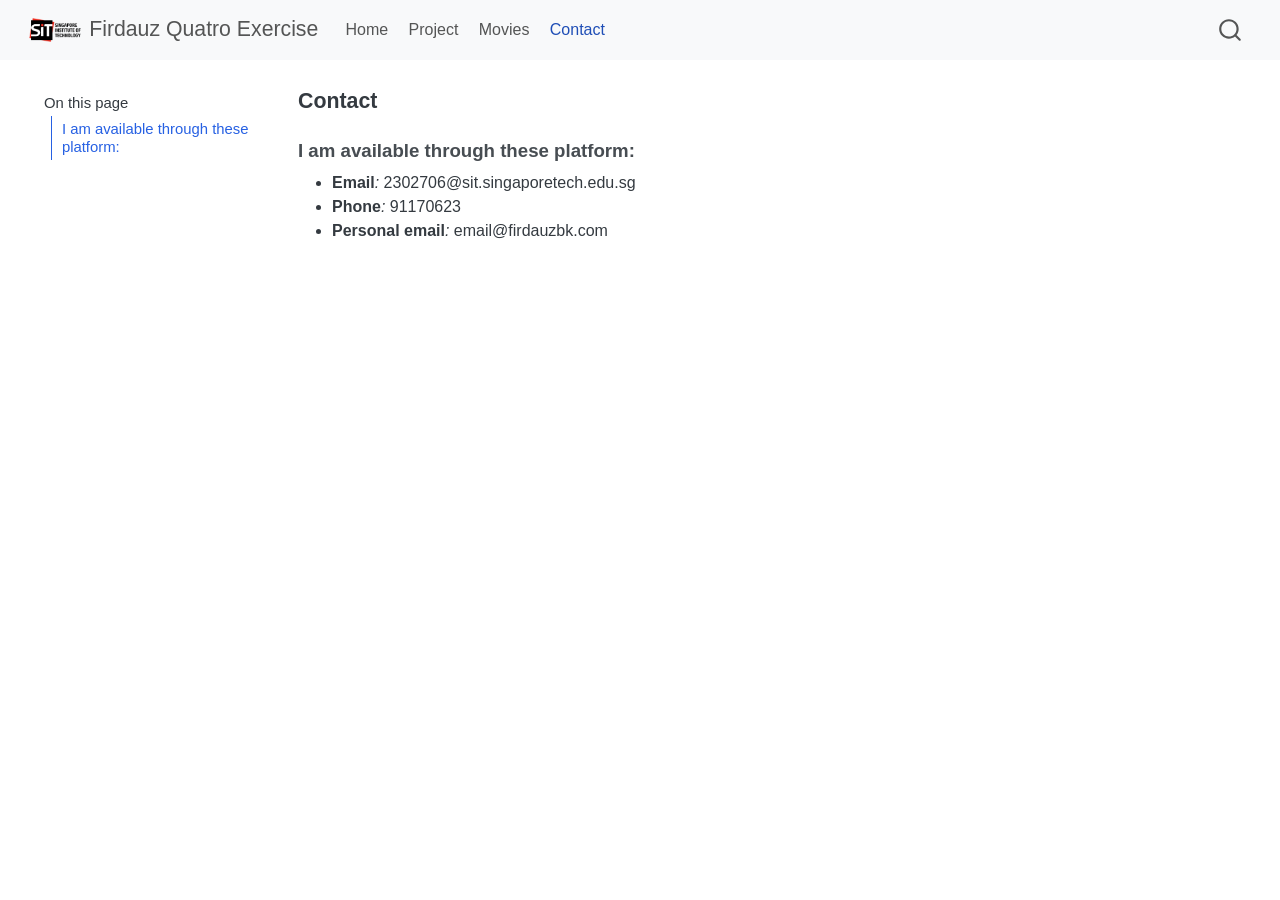
<file: docs/contact.html>
<!DOCTYPE html>
<html xmlns="http://www.w3.org/1999/xhtml" lang="en" xml:lang="en"><head>

<meta charset="utf-8">
<meta name="generator" content="quarto-1.4.554">

<meta name="viewport" content="width=device-width, initial-scale=1.0, user-scalable=yes">


<title>Firdauz Quatro Exercise - Contact</title>
<style>
code{white-space: pre-wrap;}
span.smallcaps{font-variant: small-caps;}
div.columns{display: flex; gap: min(4vw, 1.5em);}
div.column{flex: auto; overflow-x: auto;}
div.hanging-indent{margin-left: 1.5em; text-indent: -1.5em;}
ul.task-list{list-style: none;}
ul.task-list li input[type="checkbox"] {
  width: 0.8em;
  margin: 0 0.8em 0.2em -1em; /* quarto-specific, see https://github.com/quarto-dev/quarto-cli/issues/4556 */ 
  vertical-align: middle;
}
</style>


<script src="site_libs/quarto-nav/quarto-nav.js"></script>
<script src="site_libs/quarto-nav/headroom.min.js"></script>
<script src="site_libs/clipboard/clipboard.min.js"></script>
<script src="site_libs/quarto-search/autocomplete.umd.js"></script>
<script src="site_libs/quarto-search/fuse.min.js"></script>
<script src="site_libs/quarto-search/quarto-search.js"></script>
<meta name="quarto:offset" content="./">
<script src="site_libs/quarto-html/quarto.js"></script>
<script src="site_libs/quarto-html/popper.min.js"></script>
<script src="site_libs/quarto-html/tippy.umd.min.js"></script>
<script src="site_libs/quarto-html/anchor.min.js"></script>
<link href="site_libs/quarto-html/tippy.css" rel="stylesheet">
<link href="site_libs/quarto-html/quarto-syntax-highlighting.css" rel="stylesheet" id="quarto-text-highlighting-styles">
<script src="site_libs/bootstrap/bootstrap.min.js"></script>
<link href="site_libs/bootstrap/bootstrap-icons.css" rel="stylesheet">
<link href="site_libs/bootstrap/bootstrap.min.css" rel="stylesheet" id="quarto-bootstrap" data-mode="light">
<script id="quarto-search-options" type="application/json">{
  "location": "navbar",
  "copy-button": false,
  "collapse-after": 3,
  "panel-placement": "end",
  "type": "overlay",
  "limit": 50,
  "keyboard-shortcut": [
    "f",
    "/",
    "s"
  ],
  "show-item-context": false,
  "language": {
    "search-no-results-text": "No results",
    "search-matching-documents-text": "matching documents",
    "search-copy-link-title": "Copy link to search",
    "search-hide-matches-text": "Hide additional matches",
    "search-more-match-text": "more match in this document",
    "search-more-matches-text": "more matches in this document",
    "search-clear-button-title": "Clear",
    "search-text-placeholder": "",
    "search-detached-cancel-button-title": "Cancel",
    "search-submit-button-title": "Submit",
    "search-label": "Search"
  }
}</script>


<link rel="stylesheet" href="styles.css">
</head>

<body class="floating nav-fixed">

<div id="quarto-search-results"></div>
  <header id="quarto-header" class="headroom fixed-top">
    <nav class="navbar navbar-expand-lg " data-bs-theme="dark">
      <div class="navbar-container container-fluid">
      <div class="navbar-brand-container mx-auto">
    <a href="./index.html" class="navbar-brand navbar-brand-logo">
    <img src="./logo.png" alt="" class="navbar-logo">
    </a>
    <a class="navbar-brand" href="./index.html">
    <span class="navbar-title">Firdauz Quatro Exercise</span>
    </a>
  </div>
            <div id="quarto-search" class="" title="Search"></div>
          <button class="navbar-toggler" type="button" data-bs-toggle="collapse" data-bs-target="#navbarCollapse" aria-controls="navbarCollapse" aria-expanded="false" aria-label="Toggle navigation" onclick="if (window.quartoToggleHeadroom) { window.quartoToggleHeadroom(); }">
  <span class="navbar-toggler-icon"></span>
</button>
          <div class="collapse navbar-collapse" id="navbarCollapse">
            <ul class="navbar-nav navbar-nav-scroll me-auto">
  <li class="nav-item">
    <a class="nav-link" href="./index.html"> 
<span class="menu-text">Home</span></a>
  </li>  
  <li class="nav-item">
    <a class="nav-link" href="./about.html"> 
<span class="menu-text">Project</span></a>
  </li>  
  <li class="nav-item">
    <a class="nav-link" href="./Movies.html"> 
<span class="menu-text">Movies</span></a>
  </li>  
  <li class="nav-item">
    <a class="nav-link active" href="./Contact.html" aria-current="page"> 
<span class="menu-text">Contact</span></a>
  </li>  
</ul>
          </div> <!-- /navcollapse -->
          <div class="quarto-navbar-tools">
</div>
      </div> <!-- /container-fluid -->
    </nav>
</header>
<!-- content -->
<div id="quarto-content" class="quarto-container page-columns page-rows-contents page-layout-article page-navbar">
<!-- sidebar -->
  <nav id="quarto-sidebar" class="sidebar collapse collapse-horizontal quarto-sidebar-collapse-item sidebar-navigation floating overflow-auto">
    <nav id="TOC" role="doc-toc" class="toc-active">
    <h2 id="toc-title">On this page</h2>
   
  <ul>
  <li><a href="#i-am-available-through-these-platform" id="toc-i-am-available-through-these-platform" class="nav-link active" data-scroll-target="#i-am-available-through-these-platform">I am available through these platform:</a></li>
  </ul>
</nav>
</nav>
<div id="quarto-sidebar-glass" class="quarto-sidebar-collapse-item" data-bs-toggle="collapse" data-bs-target=".quarto-sidebar-collapse-item"></div>
<!-- margin-sidebar -->
    <div id="quarto-margin-sidebar" class="sidebar margin-sidebar">
    </div>
<!-- main -->
<main class="content" id="quarto-document-content">

<header id="title-block-header" class="quarto-title-block default">
<div class="quarto-title">
<h1 class="title">Contact</h1>
</div>



<div class="quarto-title-meta">

    
  
    
  </div>
  


</header>


<section id="i-am-available-through-these-platform" class="level3">
<h3 class="anchored" data-anchor-id="i-am-available-through-these-platform">I am available through these platform:</h3>
<div class="column">
<ul>
<li><strong>Email</strong><em>:</em> 2302706@sit.singaporetech.edu.sg</li>
<li><strong>Phone</strong><em>:</em> 91170623</li>
<li><strong>Personal email</strong><em>:</em> email@firdauzbk.com</li>
</ul>
</div>


</section>

</main> <!-- /main -->
<script id="quarto-html-after-body" type="application/javascript">
window.document.addEventListener("DOMContentLoaded", function (event) {
  const toggleBodyColorMode = (bsSheetEl) => {
    const mode = bsSheetEl.getAttribute("data-mode");
    const bodyEl = window.document.querySelector("body");
    if (mode === "dark") {
      bodyEl.classList.add("quarto-dark");
      bodyEl.classList.remove("quarto-light");
    } else {
      bodyEl.classList.add("quarto-light");
      bodyEl.classList.remove("quarto-dark");
    }
  }
  const toggleBodyColorPrimary = () => {
    const bsSheetEl = window.document.querySelector("link#quarto-bootstrap");
    if (bsSheetEl) {
      toggleBodyColorMode(bsSheetEl);
    }
  }
  toggleBodyColorPrimary();  
  const icon = "";
  const anchorJS = new window.AnchorJS();
  anchorJS.options = {
    placement: 'right',
    icon: icon
  };
  anchorJS.add('.anchored');
  const isCodeAnnotation = (el) => {
    for (const clz of el.classList) {
      if (clz.startsWith('code-annotation-')) {                     
        return true;
      }
    }
    return false;
  }
  const clipboard = new window.ClipboardJS('.code-copy-button', {
    text: function(trigger) {
      const codeEl = trigger.previousElementSibling.cloneNode(true);
      for (const childEl of codeEl.children) {
        if (isCodeAnnotation(childEl)) {
          childEl.remove();
        }
      }
      return codeEl.innerText;
    }
  });
  clipboard.on('success', function(e) {
    // button target
    const button = e.trigger;
    // don't keep focus
    button.blur();
    // flash "checked"
    button.classList.add('code-copy-button-checked');
    var currentTitle = button.getAttribute("title");
    button.setAttribute("title", "Copied!");
    let tooltip;
    if (window.bootstrap) {
      button.setAttribute("data-bs-toggle", "tooltip");
      button.setAttribute("data-bs-placement", "left");
      button.setAttribute("data-bs-title", "Copied!");
      tooltip = new bootstrap.Tooltip(button, 
        { trigger: "manual", 
          customClass: "code-copy-button-tooltip",
          offset: [0, -8]});
      tooltip.show();    
    }
    setTimeout(function() {
      if (tooltip) {
        tooltip.hide();
        button.removeAttribute("data-bs-title");
        button.removeAttribute("data-bs-toggle");
        button.removeAttribute("data-bs-placement");
      }
      button.setAttribute("title", currentTitle);
      button.classList.remove('code-copy-button-checked');
    }, 1000);
    // clear code selection
    e.clearSelection();
  });
    var localhostRegex = new RegExp(/^(?:http|https):\/\/localhost\:?[0-9]*\//);
    var mailtoRegex = new RegExp(/^mailto:/);
      var filterRegex = new RegExp('/' + window.location.host + '/');
    var isInternal = (href) => {
        return filterRegex.test(href) || localhostRegex.test(href) || mailtoRegex.test(href);
    }
    // Inspect non-navigation links and adorn them if external
 	var links = window.document.querySelectorAll('a[href]:not(.nav-link):not(.navbar-brand):not(.toc-action):not(.sidebar-link):not(.sidebar-item-toggle):not(.pagination-link):not(.no-external):not([aria-hidden]):not(.dropdown-item):not(.quarto-navigation-tool)');
    for (var i=0; i<links.length; i++) {
      const link = links[i];
      if (!isInternal(link.href)) {
        // undo the damage that might have been done by quarto-nav.js in the case of
        // links that we want to consider external
        if (link.dataset.originalHref !== undefined) {
          link.href = link.dataset.originalHref;
        }
      }
    }
  function tippyHover(el, contentFn, onTriggerFn, onUntriggerFn) {
    const config = {
      allowHTML: true,
      maxWidth: 500,
      delay: 100,
      arrow: false,
      appendTo: function(el) {
          return el.parentElement;
      },
      interactive: true,
      interactiveBorder: 10,
      theme: 'quarto',
      placement: 'bottom-start',
    };
    if (contentFn) {
      config.content = contentFn;
    }
    if (onTriggerFn) {
      config.onTrigger = onTriggerFn;
    }
    if (onUntriggerFn) {
      config.onUntrigger = onUntriggerFn;
    }
    window.tippy(el, config); 
  }
  const noterefs = window.document.querySelectorAll('a[role="doc-noteref"]');
  for (var i=0; i<noterefs.length; i++) {
    const ref = noterefs[i];
    tippyHover(ref, function() {
      // use id or data attribute instead here
      let href = ref.getAttribute('data-footnote-href') || ref.getAttribute('href');
      try { href = new URL(href).hash; } catch {}
      const id = href.replace(/^#\/?/, "");
      const note = window.document.getElementById(id);
      if (note) {
        return note.innerHTML;
      } else {
        return "";
      }
    });
  }
  const xrefs = window.document.querySelectorAll('a.quarto-xref');
  const processXRef = (id, note) => {
    // Strip column container classes
    const stripColumnClz = (el) => {
      el.classList.remove("page-full", "page-columns");
      if (el.children) {
        for (const child of el.children) {
          stripColumnClz(child);
        }
      }
    }
    stripColumnClz(note)
    if (id === null || id.startsWith('sec-')) {
      // Special case sections, only their first couple elements
      const container = document.createElement("div");
      if (note.children && note.children.length > 2) {
        container.appendChild(note.children[0].cloneNode(true));
        for (let i = 1; i < note.children.length; i++) {
          const child = note.children[i];
          if (child.tagName === "P" && child.innerText === "") {
            continue;
          } else {
            container.appendChild(child.cloneNode(true));
            break;
          }
        }
        if (window.Quarto?.typesetMath) {
          window.Quarto.typesetMath(container);
        }
        return container.innerHTML
      } else {
        if (window.Quarto?.typesetMath) {
          window.Quarto.typesetMath(note);
        }
        return note.innerHTML;
      }
    } else {
      // Remove any anchor links if they are present
      const anchorLink = note.querySelector('a.anchorjs-link');
      if (anchorLink) {
        anchorLink.remove();
      }
      if (window.Quarto?.typesetMath) {
        window.Quarto.typesetMath(note);
      }
      // TODO in 1.5, we should make sure this works without a callout special case
      if (note.classList.contains("callout")) {
        return note.outerHTML;
      } else {
        return note.innerHTML;
      }
    }
  }
  for (var i=0; i<xrefs.length; i++) {
    const xref = xrefs[i];
    tippyHover(xref, undefined, function(instance) {
      instance.disable();
      let url = xref.getAttribute('href');
      let hash = undefined; 
      if (url.startsWith('#')) {
        hash = url;
      } else {
        try { hash = new URL(url).hash; } catch {}
      }
      if (hash) {
        const id = hash.replace(/^#\/?/, "");
        const note = window.document.getElementById(id);
        if (note !== null) {
          try {
            const html = processXRef(id, note.cloneNode(true));
            instance.setContent(html);
          } finally {
            instance.enable();
            instance.show();
          }
        } else {
          // See if we can fetch this
          fetch(url.split('#')[0])
          .then(res => res.text())
          .then(html => {
            const parser = new DOMParser();
            const htmlDoc = parser.parseFromString(html, "text/html");
            const note = htmlDoc.getElementById(id);
            if (note !== null) {
              const html = processXRef(id, note);
              instance.setContent(html);
            } 
          }).finally(() => {
            instance.enable();
            instance.show();
          });
        }
      } else {
        // See if we can fetch a full url (with no hash to target)
        // This is a special case and we should probably do some content thinning / targeting
        fetch(url)
        .then(res => res.text())
        .then(html => {
          const parser = new DOMParser();
          const htmlDoc = parser.parseFromString(html, "text/html");
          const note = htmlDoc.querySelector('main.content');
          if (note !== null) {
            // This should only happen for chapter cross references
            // (since there is no id in the URL)
            // remove the first header
            if (note.children.length > 0 && note.children[0].tagName === "HEADER") {
              note.children[0].remove();
            }
            const html = processXRef(null, note);
            instance.setContent(html);
          } 
        }).finally(() => {
          instance.enable();
          instance.show();
        });
      }
    }, function(instance) {
    });
  }
      let selectedAnnoteEl;
      const selectorForAnnotation = ( cell, annotation) => {
        let cellAttr = 'data-code-cell="' + cell + '"';
        let lineAttr = 'data-code-annotation="' +  annotation + '"';
        const selector = 'span[' + cellAttr + '][' + lineAttr + ']';
        return selector;
      }
      const selectCodeLines = (annoteEl) => {
        const doc = window.document;
        const targetCell = annoteEl.getAttribute("data-target-cell");
        const targetAnnotation = annoteEl.getAttribute("data-target-annotation");
        const annoteSpan = window.document.querySelector(selectorForAnnotation(targetCell, targetAnnotation));
        const lines = annoteSpan.getAttribute("data-code-lines").split(",");
        const lineIds = lines.map((line) => {
          return targetCell + "-" + line;
        })
        let top = null;
        let height = null;
        let parent = null;
        if (lineIds.length > 0) {
            //compute the position of the single el (top and bottom and make a div)
            const el = window.document.getElementById(lineIds[0]);
            top = el.offsetTop;
            height = el.offsetHeight;
            parent = el.parentElement.parentElement;
          if (lineIds.length > 1) {
            const lastEl = window.document.getElementById(lineIds[lineIds.length - 1]);
            const bottom = lastEl.offsetTop + lastEl.offsetHeight;
            height = bottom - top;
          }
          if (top !== null && height !== null && parent !== null) {
            // cook up a div (if necessary) and position it 
            let div = window.document.getElementById("code-annotation-line-highlight");
            if (div === null) {
              div = window.document.createElement("div");
              div.setAttribute("id", "code-annotation-line-highlight");
              div.style.position = 'absolute';
              parent.appendChild(div);
            }
            div.style.top = top - 2 + "px";
            div.style.height = height + 4 + "px";
            div.style.left = 0;
            let gutterDiv = window.document.getElementById("code-annotation-line-highlight-gutter");
            if (gutterDiv === null) {
              gutterDiv = window.document.createElement("div");
              gutterDiv.setAttribute("id", "code-annotation-line-highlight-gutter");
              gutterDiv.style.position = 'absolute';
              const codeCell = window.document.getElementById(targetCell);
              const gutter = codeCell.querySelector('.code-annotation-gutter');
              gutter.appendChild(gutterDiv);
            }
            gutterDiv.style.top = top - 2 + "px";
            gutterDiv.style.height = height + 4 + "px";
          }
          selectedAnnoteEl = annoteEl;
        }
      };
      const unselectCodeLines = () => {
        const elementsIds = ["code-annotation-line-highlight", "code-annotation-line-highlight-gutter"];
        elementsIds.forEach((elId) => {
          const div = window.document.getElementById(elId);
          if (div) {
            div.remove();
          }
        });
        selectedAnnoteEl = undefined;
      };
        // Handle positioning of the toggle
    window.addEventListener(
      "resize",
      throttle(() => {
        elRect = undefined;
        if (selectedAnnoteEl) {
          selectCodeLines(selectedAnnoteEl);
        }
      }, 10)
    );
    function throttle(fn, ms) {
    let throttle = false;
    let timer;
      return (...args) => {
        if(!throttle) { // first call gets through
            fn.apply(this, args);
            throttle = true;
        } else { // all the others get throttled
            if(timer) clearTimeout(timer); // cancel #2
            timer = setTimeout(() => {
              fn.apply(this, args);
              timer = throttle = false;
            }, ms);
        }
      };
    }
      // Attach click handler to the DT
      const annoteDls = window.document.querySelectorAll('dt[data-target-cell]');
      for (const annoteDlNode of annoteDls) {
        annoteDlNode.addEventListener('click', (event) => {
          const clickedEl = event.target;
          if (clickedEl !== selectedAnnoteEl) {
            unselectCodeLines();
            const activeEl = window.document.querySelector('dt[data-target-cell].code-annotation-active');
            if (activeEl) {
              activeEl.classList.remove('code-annotation-active');
            }
            selectCodeLines(clickedEl);
            clickedEl.classList.add('code-annotation-active');
          } else {
            // Unselect the line
            unselectCodeLines();
            clickedEl.classList.remove('code-annotation-active');
          }
        });
      }
  const findCites = (el) => {
    const parentEl = el.parentElement;
    if (parentEl) {
      const cites = parentEl.dataset.cites;
      if (cites) {
        return {
          el,
          cites: cites.split(' ')
        };
      } else {
        return findCites(el.parentElement)
      }
    } else {
      return undefined;
    }
  };
  var bibliorefs = window.document.querySelectorAll('a[role="doc-biblioref"]');
  for (var i=0; i<bibliorefs.length; i++) {
    const ref = bibliorefs[i];
    const citeInfo = findCites(ref);
    if (citeInfo) {
      tippyHover(citeInfo.el, function() {
        var popup = window.document.createElement('div');
        citeInfo.cites.forEach(function(cite) {
          var citeDiv = window.document.createElement('div');
          citeDiv.classList.add('hanging-indent');
          citeDiv.classList.add('csl-entry');
          var biblioDiv = window.document.getElementById('ref-' + cite);
          if (biblioDiv) {
            citeDiv.innerHTML = biblioDiv.innerHTML;
          }
          popup.appendChild(citeDiv);
        });
        return popup.innerHTML;
      });
    }
  }
});
</script>
</div> <!-- /content -->




</body></html>
</file>
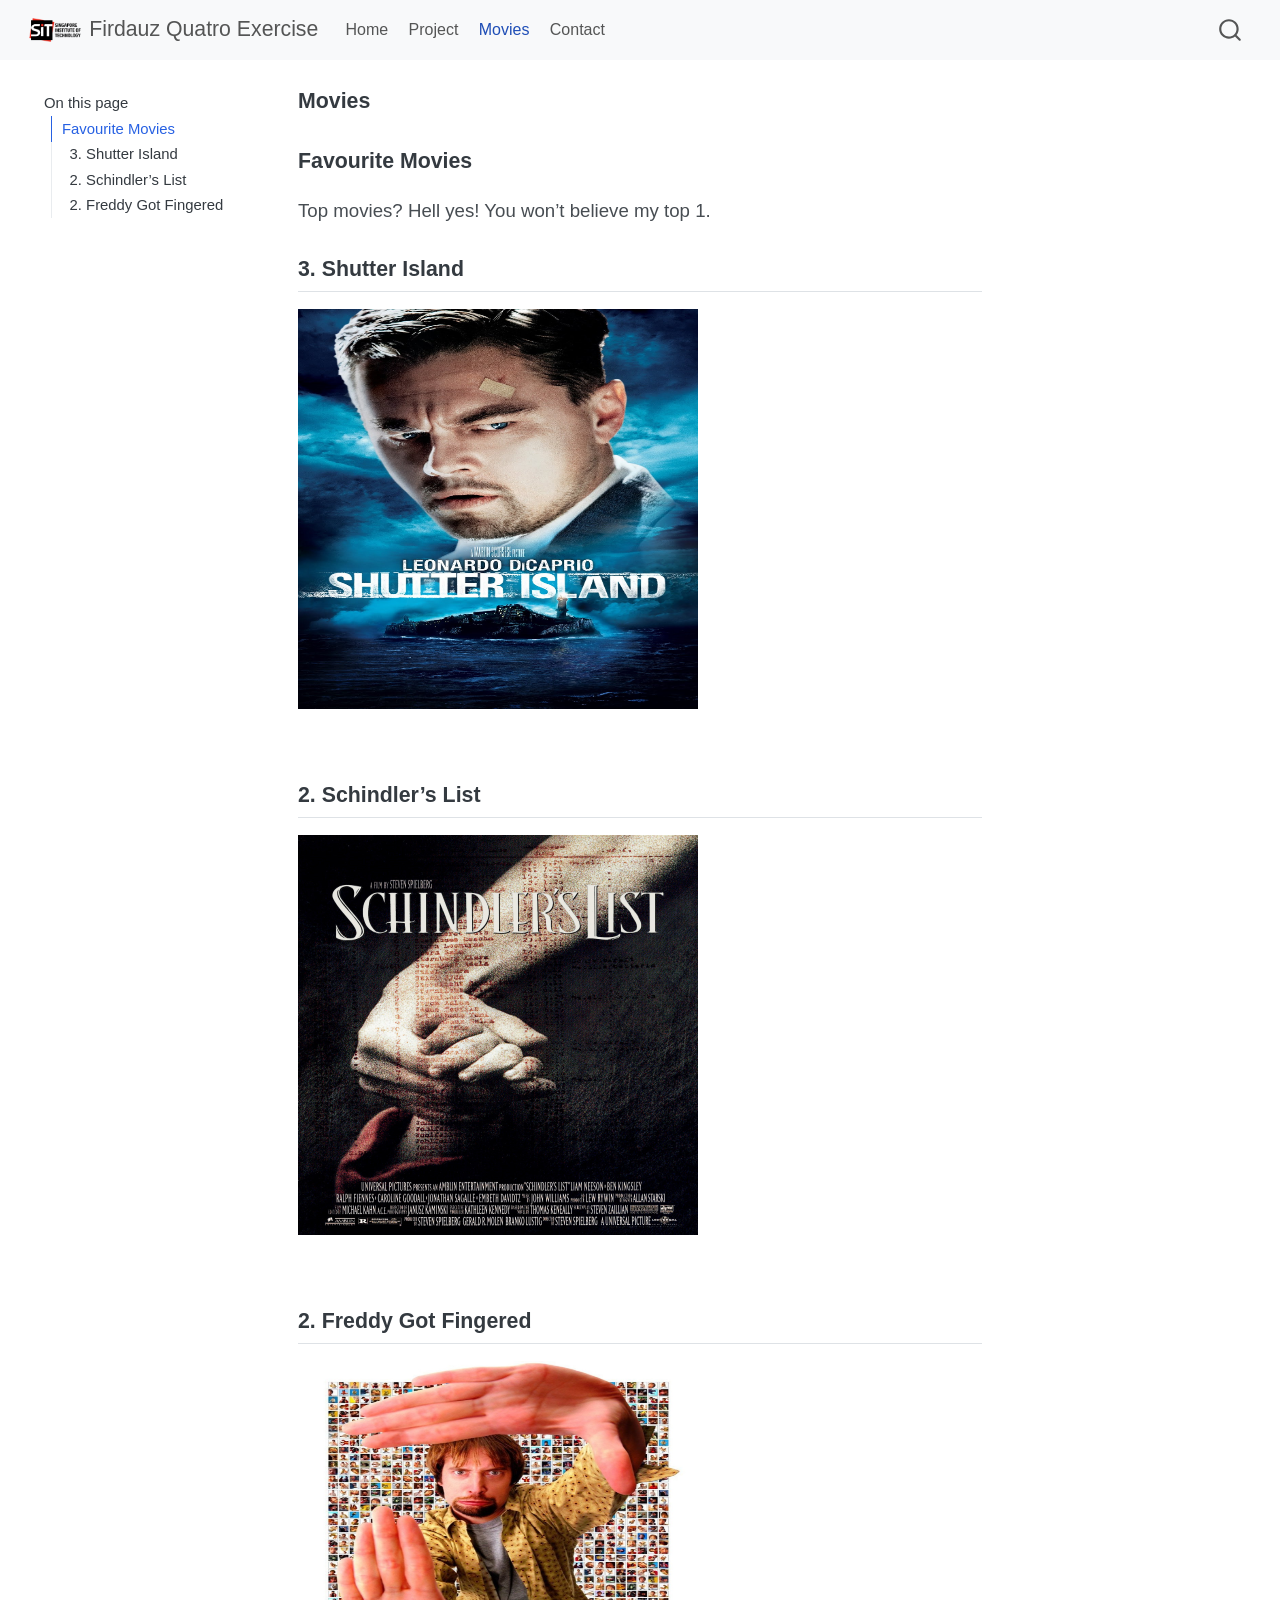
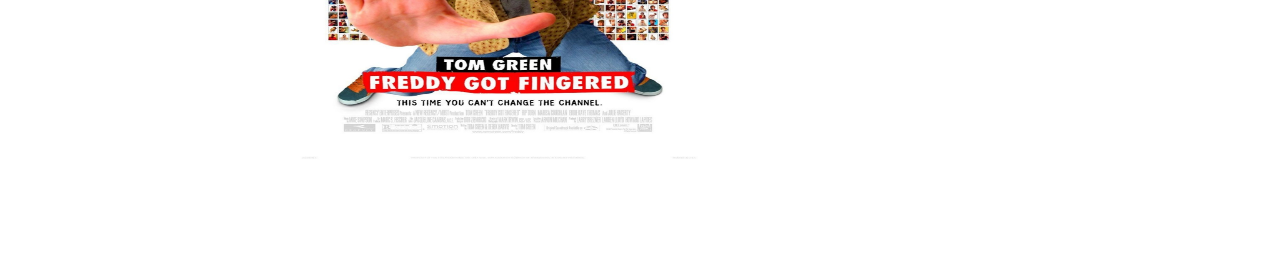
<file: docs/Movies.html>
<!DOCTYPE html>
<html xmlns="http://www.w3.org/1999/xhtml" lang="en" xml:lang="en"><head>

<meta charset="utf-8">
<meta name="generator" content="quarto-1.4.554">

<meta name="viewport" content="width=device-width, initial-scale=1.0, user-scalable=yes">


<title>Firdauz Quatro Exercise - Movies</title>
<style>
code{white-space: pre-wrap;}
span.smallcaps{font-variant: small-caps;}
div.columns{display: flex; gap: min(4vw, 1.5em);}
div.column{flex: auto; overflow-x: auto;}
div.hanging-indent{margin-left: 1.5em; text-indent: -1.5em;}
ul.task-list{list-style: none;}
ul.task-list li input[type="checkbox"] {
  width: 0.8em;
  margin: 0 0.8em 0.2em -1em; /* quarto-specific, see https://github.com/quarto-dev/quarto-cli/issues/4556 */ 
  vertical-align: middle;
}
</style>


<script src="site_libs/quarto-nav/quarto-nav.js"></script>
<script src="site_libs/quarto-nav/headroom.min.js"></script>
<script src="site_libs/clipboard/clipboard.min.js"></script>
<script src="site_libs/quarto-search/autocomplete.umd.js"></script>
<script src="site_libs/quarto-search/fuse.min.js"></script>
<script src="site_libs/quarto-search/quarto-search.js"></script>
<meta name="quarto:offset" content="./">
<script src="site_libs/quarto-html/quarto.js"></script>
<script src="site_libs/quarto-html/popper.min.js"></script>
<script src="site_libs/quarto-html/tippy.umd.min.js"></script>
<script src="site_libs/quarto-html/anchor.min.js"></script>
<link href="site_libs/quarto-html/tippy.css" rel="stylesheet">
<link href="site_libs/quarto-html/quarto-syntax-highlighting.css" rel="stylesheet" id="quarto-text-highlighting-styles">
<script src="site_libs/bootstrap/bootstrap.min.js"></script>
<link href="site_libs/bootstrap/bootstrap-icons.css" rel="stylesheet">
<link href="site_libs/bootstrap/bootstrap.min.css" rel="stylesheet" id="quarto-bootstrap" data-mode="light">
<script id="quarto-search-options" type="application/json">{
  "location": "navbar",
  "copy-button": false,
  "collapse-after": 3,
  "panel-placement": "end",
  "type": "overlay",
  "limit": 50,
  "keyboard-shortcut": [
    "f",
    "/",
    "s"
  ],
  "show-item-context": false,
  "language": {
    "search-no-results-text": "No results",
    "search-matching-documents-text": "matching documents",
    "search-copy-link-title": "Copy link to search",
    "search-hide-matches-text": "Hide additional matches",
    "search-more-match-text": "more match in this document",
    "search-more-matches-text": "more matches in this document",
    "search-clear-button-title": "Clear",
    "search-text-placeholder": "",
    "search-detached-cancel-button-title": "Cancel",
    "search-submit-button-title": "Submit",
    "search-label": "Search"
  }
}</script>


<link rel="stylesheet" href="styles.css">
</head>

<body class="floating nav-fixed">

<div id="quarto-search-results"></div>
  <header id="quarto-header" class="headroom fixed-top">
    <nav class="navbar navbar-expand-lg " data-bs-theme="dark">
      <div class="navbar-container container-fluid">
      <div class="navbar-brand-container mx-auto">
    <a href="./index.html" class="navbar-brand navbar-brand-logo">
    <img src="./logo.png" alt="" class="navbar-logo">
    </a>
    <a class="navbar-brand" href="./index.html">
    <span class="navbar-title">Firdauz Quatro Exercise</span>
    </a>
  </div>
            <div id="quarto-search" class="" title="Search"></div>
          <button class="navbar-toggler" type="button" data-bs-toggle="collapse" data-bs-target="#navbarCollapse" aria-controls="navbarCollapse" aria-expanded="false" aria-label="Toggle navigation" onclick="if (window.quartoToggleHeadroom) { window.quartoToggleHeadroom(); }">
  <span class="navbar-toggler-icon"></span>
</button>
          <div class="collapse navbar-collapse" id="navbarCollapse">
            <ul class="navbar-nav navbar-nav-scroll me-auto">
  <li class="nav-item">
    <a class="nav-link" href="./index.html"> 
<span class="menu-text">Home</span></a>
  </li>  
  <li class="nav-item">
    <a class="nav-link" href="./about.html"> 
<span class="menu-text">Project</span></a>
  </li>  
  <li class="nav-item">
    <a class="nav-link active" href="./Movies.html" aria-current="page"> 
<span class="menu-text">Movies</span></a>
  </li>  
  <li class="nav-item">
    <a class="nav-link" href="./Contact.html"> 
<span class="menu-text">Contact</span></a>
  </li>  
</ul>
          </div> <!-- /navcollapse -->
          <div class="quarto-navbar-tools">
</div>
      </div> <!-- /container-fluid -->
    </nav>
</header>
<!-- content -->
<div id="quarto-content" class="quarto-container page-columns page-rows-contents page-layout-article page-navbar">
<!-- sidebar -->
  <nav id="quarto-sidebar" class="sidebar collapse collapse-horizontal quarto-sidebar-collapse-item sidebar-navigation floating overflow-auto">
    <nav id="TOC" role="doc-toc" class="toc-active">
    <h2 id="toc-title">On this page</h2>
   
  <ul>
  <li><a href="#favourite-movies" id="toc-favourite-movies" class="nav-link active" data-scroll-target="#favourite-movies">Favourite Movies</a>
  <ul class="collapse">
  <li><a href="#shutter-island" id="toc-shutter-island" class="nav-link" data-scroll-target="#shutter-island">3. Shutter Island</a></li>
  <li><a href="#schindlers-list" id="toc-schindlers-list" class="nav-link" data-scroll-target="#schindlers-list">2. Schindler’s List</a></li>
  <li><a href="#freddy-got-fingered" id="toc-freddy-got-fingered" class="nav-link" data-scroll-target="#freddy-got-fingered">2. Freddy Got Fingered</a></li>
  </ul></li>
  </ul>
</nav>
</nav>
<div id="quarto-sidebar-glass" class="quarto-sidebar-collapse-item" data-bs-toggle="collapse" data-bs-target=".quarto-sidebar-collapse-item"></div>
<!-- margin-sidebar -->
    <div id="quarto-margin-sidebar" class="sidebar margin-sidebar">
    </div>
<!-- main -->
<main class="content" id="quarto-document-content">

<header id="title-block-header" class="quarto-title-block default">
<div class="quarto-title">
<h1 class="title">Movies</h1>
</div>



<div class="quarto-title-meta">

    
  
    
  </div>
  


</header>


<section id="favourite-movies" class="level1">
<h1>Favourite Movies</h1>
<section id="top-movies-hell-yes-you-wont-believe-my-top-1." class="level4">
<h4 class="anchored" data-anchor-id="top-movies-hell-yes-you-wont-believe-my-top-1.">Top movies? Hell yes! You won’t believe my top 1.</h4>
</section>
<section id="shutter-island" class="level2">
<h2 class="anchored" data-anchor-id="shutter-island">3. Shutter Island</h2>
<div class="columns">
<div class="column" style="width:50%;">
<p><img src=".\img/movie3.jpg" width="400" height="400"></p>
</div><div class="column" style="width:50%;">
<div class="quarto-video"><iframe data-external="1" src="https://www.youtube.com/embed/1SiNL_02StY" width="600" height="400" title="" frameborder="0" allow="accelerometer; autoplay; clipboard-write; encrypted-media; gyroscope; picture-in-picture" allowfullscreen=""></iframe></div>
</div>
</div>
</section>
<section id="schindlers-list" class="level2">
<h2 class="anchored" data-anchor-id="schindlers-list">2. Schindler’s List</h2>
<div class="columns">
<div class="column" style="width:50%;">
<p><img src=".\img/movie2.jpg" width="400" height="400"></p>
</div><div class="column" style="width:50%;">
<div class="quarto-video"><iframe data-external="1" src="https://www.youtube.com/embed/1SiNL_02StY" width="600" height="400" title="" frameborder="0" allow="accelerometer; autoplay; clipboard-write; encrypted-media; gyroscope; picture-in-picture" allowfullscreen=""></iframe></div>
</div>
</div>
</section>
<section id="freddy-got-fingered" class="level2">
<h2 class="anchored" data-anchor-id="freddy-got-fingered">2. Freddy Got Fingered</h2>
<div class="columns">
<div class="column" style="width:50%;">
<p><img src=".\img/movie1.jpg" width="400" height="400"></p>
</div><div class="column" style="width:50%;">
<div class="quarto-video"><iframe data-external="1" src="https://www.youtube.com/embed/bz4RaZqA6w4" width="600" height="400" title="" frameborder="0" allow="accelerometer; autoplay; clipboard-write; encrypted-media; gyroscope; picture-in-picture" allowfullscreen=""></iframe></div>
</div>
</div>


</section>
</section>

</main> <!-- /main -->
<script id="quarto-html-after-body" type="application/javascript">
window.document.addEventListener("DOMContentLoaded", function (event) {
  const toggleBodyColorMode = (bsSheetEl) => {
    const mode = bsSheetEl.getAttribute("data-mode");
    const bodyEl = window.document.querySelector("body");
    if (mode === "dark") {
      bodyEl.classList.add("quarto-dark");
      bodyEl.classList.remove("quarto-light");
    } else {
      bodyEl.classList.add("quarto-light");
      bodyEl.classList.remove("quarto-dark");
    }
  }
  const toggleBodyColorPrimary = () => {
    const bsSheetEl = window.document.querySelector("link#quarto-bootstrap");
    if (bsSheetEl) {
      toggleBodyColorMode(bsSheetEl);
    }
  }
  toggleBodyColorPrimary();  
  const icon = "";
  const anchorJS = new window.AnchorJS();
  anchorJS.options = {
    placement: 'right',
    icon: icon
  };
  anchorJS.add('.anchored');
  const isCodeAnnotation = (el) => {
    for (const clz of el.classList) {
      if (clz.startsWith('code-annotation-')) {                     
        return true;
      }
    }
    return false;
  }
  const clipboard = new window.ClipboardJS('.code-copy-button', {
    text: function(trigger) {
      const codeEl = trigger.previousElementSibling.cloneNode(true);
      for (const childEl of codeEl.children) {
        if (isCodeAnnotation(childEl)) {
          childEl.remove();
        }
      }
      return codeEl.innerText;
    }
  });
  clipboard.on('success', function(e) {
    // button target
    const button = e.trigger;
    // don't keep focus
    button.blur();
    // flash "checked"
    button.classList.add('code-copy-button-checked');
    var currentTitle = button.getAttribute("title");
    button.setAttribute("title", "Copied!");
    let tooltip;
    if (window.bootstrap) {
      button.setAttribute("data-bs-toggle", "tooltip");
      button.setAttribute("data-bs-placement", "left");
      button.setAttribute("data-bs-title", "Copied!");
      tooltip = new bootstrap.Tooltip(button, 
        { trigger: "manual", 
          customClass: "code-copy-button-tooltip",
          offset: [0, -8]});
      tooltip.show();    
    }
    setTimeout(function() {
      if (tooltip) {
        tooltip.hide();
        button.removeAttribute("data-bs-title");
        button.removeAttribute("data-bs-toggle");
        button.removeAttribute("data-bs-placement");
      }
      button.setAttribute("title", currentTitle);
      button.classList.remove('code-copy-button-checked');
    }, 1000);
    // clear code selection
    e.clearSelection();
  });
    var localhostRegex = new RegExp(/^(?:http|https):\/\/localhost\:?[0-9]*\//);
    var mailtoRegex = new RegExp(/^mailto:/);
      var filterRegex = new RegExp('/' + window.location.host + '/');
    var isInternal = (href) => {
        return filterRegex.test(href) || localhostRegex.test(href) || mailtoRegex.test(href);
    }
    // Inspect non-navigation links and adorn them if external
 	var links = window.document.querySelectorAll('a[href]:not(.nav-link):not(.navbar-brand):not(.toc-action):not(.sidebar-link):not(.sidebar-item-toggle):not(.pagination-link):not(.no-external):not([aria-hidden]):not(.dropdown-item):not(.quarto-navigation-tool)');
    for (var i=0; i<links.length; i++) {
      const link = links[i];
      if (!isInternal(link.href)) {
        // undo the damage that might have been done by quarto-nav.js in the case of
        // links that we want to consider external
        if (link.dataset.originalHref !== undefined) {
          link.href = link.dataset.originalHref;
        }
      }
    }
  function tippyHover(el, contentFn, onTriggerFn, onUntriggerFn) {
    const config = {
      allowHTML: true,
      maxWidth: 500,
      delay: 100,
      arrow: false,
      appendTo: function(el) {
          return el.parentElement;
      },
      interactive: true,
      interactiveBorder: 10,
      theme: 'quarto',
      placement: 'bottom-start',
    };
    if (contentFn) {
      config.content = contentFn;
    }
    if (onTriggerFn) {
      config.onTrigger = onTriggerFn;
    }
    if (onUntriggerFn) {
      config.onUntrigger = onUntriggerFn;
    }
    window.tippy(el, config); 
  }
  const noterefs = window.document.querySelectorAll('a[role="doc-noteref"]');
  for (var i=0; i<noterefs.length; i++) {
    const ref = noterefs[i];
    tippyHover(ref, function() {
      // use id or data attribute instead here
      let href = ref.getAttribute('data-footnote-href') || ref.getAttribute('href');
      try { href = new URL(href).hash; } catch {}
      const id = href.replace(/^#\/?/, "");
      const note = window.document.getElementById(id);
      if (note) {
        return note.innerHTML;
      } else {
        return "";
      }
    });
  }
  const xrefs = window.document.querySelectorAll('a.quarto-xref');
  const processXRef = (id, note) => {
    // Strip column container classes
    const stripColumnClz = (el) => {
      el.classList.remove("page-full", "page-columns");
      if (el.children) {
        for (const child of el.children) {
          stripColumnClz(child);
        }
      }
    }
    stripColumnClz(note)
    if (id === null || id.startsWith('sec-')) {
      // Special case sections, only their first couple elements
      const container = document.createElement("div");
      if (note.children && note.children.length > 2) {
        container.appendChild(note.children[0].cloneNode(true));
        for (let i = 1; i < note.children.length; i++) {
          const child = note.children[i];
          if (child.tagName === "P" && child.innerText === "") {
            continue;
          } else {
            container.appendChild(child.cloneNode(true));
            break;
          }
        }
        if (window.Quarto?.typesetMath) {
          window.Quarto.typesetMath(container);
        }
        return container.innerHTML
      } else {
        if (window.Quarto?.typesetMath) {
          window.Quarto.typesetMath(note);
        }
        return note.innerHTML;
      }
    } else {
      // Remove any anchor links if they are present
      const anchorLink = note.querySelector('a.anchorjs-link');
      if (anchorLink) {
        anchorLink.remove();
      }
      if (window.Quarto?.typesetMath) {
        window.Quarto.typesetMath(note);
      }
      // TODO in 1.5, we should make sure this works without a callout special case
      if (note.classList.contains("callout")) {
        return note.outerHTML;
      } else {
        return note.innerHTML;
      }
    }
  }
  for (var i=0; i<xrefs.length; i++) {
    const xref = xrefs[i];
    tippyHover(xref, undefined, function(instance) {
      instance.disable();
      let url = xref.getAttribute('href');
      let hash = undefined; 
      if (url.startsWith('#')) {
        hash = url;
      } else {
        try { hash = new URL(url).hash; } catch {}
      }
      if (hash) {
        const id = hash.replace(/^#\/?/, "");
        const note = window.document.getElementById(id);
        if (note !== null) {
          try {
            const html = processXRef(id, note.cloneNode(true));
            instance.setContent(html);
          } finally {
            instance.enable();
            instance.show();
          }
        } else {
          // See if we can fetch this
          fetch(url.split('#')[0])
          .then(res => res.text())
          .then(html => {
            const parser = new DOMParser();
            const htmlDoc = parser.parseFromString(html, "text/html");
            const note = htmlDoc.getElementById(id);
            if (note !== null) {
              const html = processXRef(id, note);
              instance.setContent(html);
            } 
          }).finally(() => {
            instance.enable();
            instance.show();
          });
        }
      } else {
        // See if we can fetch a full url (with no hash to target)
        // This is a special case and we should probably do some content thinning / targeting
        fetch(url)
        .then(res => res.text())
        .then(html => {
          const parser = new DOMParser();
          const htmlDoc = parser.parseFromString(html, "text/html");
          const note = htmlDoc.querySelector('main.content');
          if (note !== null) {
            // This should only happen for chapter cross references
            // (since there is no id in the URL)
            // remove the first header
            if (note.children.length > 0 && note.children[0].tagName === "HEADER") {
              note.children[0].remove();
            }
            const html = processXRef(null, note);
            instance.setContent(html);
          } 
        }).finally(() => {
          instance.enable();
          instance.show();
        });
      }
    }, function(instance) {
    });
  }
      let selectedAnnoteEl;
      const selectorForAnnotation = ( cell, annotation) => {
        let cellAttr = 'data-code-cell="' + cell + '"';
        let lineAttr = 'data-code-annotation="' +  annotation + '"';
        const selector = 'span[' + cellAttr + '][' + lineAttr + ']';
        return selector;
      }
      const selectCodeLines = (annoteEl) => {
        const doc = window.document;
        const targetCell = annoteEl.getAttribute("data-target-cell");
        const targetAnnotation = annoteEl.getAttribute("data-target-annotation");
        const annoteSpan = window.document.querySelector(selectorForAnnotation(targetCell, targetAnnotation));
        const lines = annoteSpan.getAttribute("data-code-lines").split(",");
        const lineIds = lines.map((line) => {
          return targetCell + "-" + line;
        })
        let top = null;
        let height = null;
        let parent = null;
        if (lineIds.length > 0) {
            //compute the position of the single el (top and bottom and make a div)
            const el = window.document.getElementById(lineIds[0]);
            top = el.offsetTop;
            height = el.offsetHeight;
            parent = el.parentElement.parentElement;
          if (lineIds.length > 1) {
            const lastEl = window.document.getElementById(lineIds[lineIds.length - 1]);
            const bottom = lastEl.offsetTop + lastEl.offsetHeight;
            height = bottom - top;
          }
          if (top !== null && height !== null && parent !== null) {
            // cook up a div (if necessary) and position it 
            let div = window.document.getElementById("code-annotation-line-highlight");
            if (div === null) {
              div = window.document.createElement("div");
              div.setAttribute("id", "code-annotation-line-highlight");
              div.style.position = 'absolute';
              parent.appendChild(div);
            }
            div.style.top = top - 2 + "px";
            div.style.height = height + 4 + "px";
            div.style.left = 0;
            let gutterDiv = window.document.getElementById("code-annotation-line-highlight-gutter");
            if (gutterDiv === null) {
              gutterDiv = window.document.createElement("div");
              gutterDiv.setAttribute("id", "code-annotation-line-highlight-gutter");
              gutterDiv.style.position = 'absolute';
              const codeCell = window.document.getElementById(targetCell);
              const gutter = codeCell.querySelector('.code-annotation-gutter');
              gutter.appendChild(gutterDiv);
            }
            gutterDiv.style.top = top - 2 + "px";
            gutterDiv.style.height = height + 4 + "px";
          }
          selectedAnnoteEl = annoteEl;
        }
      };
      const unselectCodeLines = () => {
        const elementsIds = ["code-annotation-line-highlight", "code-annotation-line-highlight-gutter"];
        elementsIds.forEach((elId) => {
          const div = window.document.getElementById(elId);
          if (div) {
            div.remove();
          }
        });
        selectedAnnoteEl = undefined;
      };
        // Handle positioning of the toggle
    window.addEventListener(
      "resize",
      throttle(() => {
        elRect = undefined;
        if (selectedAnnoteEl) {
          selectCodeLines(selectedAnnoteEl);
        }
      }, 10)
    );
    function throttle(fn, ms) {
    let throttle = false;
    let timer;
      return (...args) => {
        if(!throttle) { // first call gets through
            fn.apply(this, args);
            throttle = true;
        } else { // all the others get throttled
            if(timer) clearTimeout(timer); // cancel #2
            timer = setTimeout(() => {
              fn.apply(this, args);
              timer = throttle = false;
            }, ms);
        }
      };
    }
      // Attach click handler to the DT
      const annoteDls = window.document.querySelectorAll('dt[data-target-cell]');
      for (const annoteDlNode of annoteDls) {
        annoteDlNode.addEventListener('click', (event) => {
          const clickedEl = event.target;
          if (clickedEl !== selectedAnnoteEl) {
            unselectCodeLines();
            const activeEl = window.document.querySelector('dt[data-target-cell].code-annotation-active');
            if (activeEl) {
              activeEl.classList.remove('code-annotation-active');
            }
            selectCodeLines(clickedEl);
            clickedEl.classList.add('code-annotation-active');
          } else {
            // Unselect the line
            unselectCodeLines();
            clickedEl.classList.remove('code-annotation-active');
          }
        });
      }
  const findCites = (el) => {
    const parentEl = el.parentElement;
    if (parentEl) {
      const cites = parentEl.dataset.cites;
      if (cites) {
        return {
          el,
          cites: cites.split(' ')
        };
      } else {
        return findCites(el.parentElement)
      }
    } else {
      return undefined;
    }
  };
  var bibliorefs = window.document.querySelectorAll('a[role="doc-biblioref"]');
  for (var i=0; i<bibliorefs.length; i++) {
    const ref = bibliorefs[i];
    const citeInfo = findCites(ref);
    if (citeInfo) {
      tippyHover(citeInfo.el, function() {
        var popup = window.document.createElement('div');
        citeInfo.cites.forEach(function(cite) {
          var citeDiv = window.document.createElement('div');
          citeDiv.classList.add('hanging-indent');
          citeDiv.classList.add('csl-entry');
          var biblioDiv = window.document.getElementById('ref-' + cite);
          if (biblioDiv) {
            citeDiv.innerHTML = biblioDiv.innerHTML;
          }
          popup.appendChild(citeDiv);
        });
        return popup.innerHTML;
      });
    }
  }
});
</script>
</div> <!-- /content -->




</body></html>
</file>
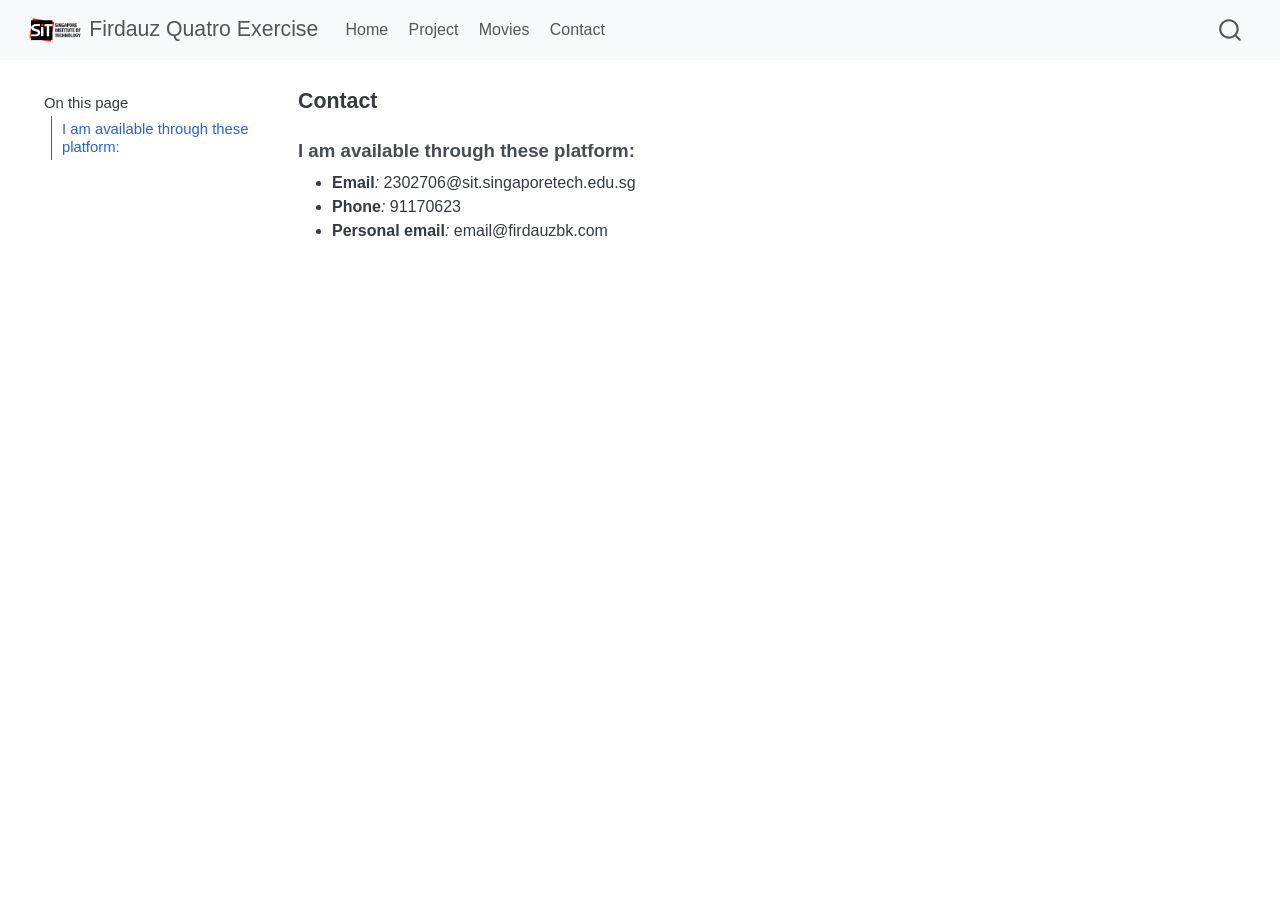
<file: docs/docs/Contact.html>
<!DOCTYPE html>
<html xmlns="http://www.w3.org/1999/xhtml" lang="en" xml:lang="en"><head>

<meta charset="utf-8">
<meta name="generator" content="quarto-1.4.554">

<meta name="viewport" content="width=device-width, initial-scale=1.0, user-scalable=yes">


<title>Firdauz Quatro Exercise - Contact</title>
<style>
code{white-space: pre-wrap;}
span.smallcaps{font-variant: small-caps;}
div.columns{display: flex; gap: min(4vw, 1.5em);}
div.column{flex: auto; overflow-x: auto;}
div.hanging-indent{margin-left: 1.5em; text-indent: -1.5em;}
ul.task-list{list-style: none;}
ul.task-list li input[type="checkbox"] {
  width: 0.8em;
  margin: 0 0.8em 0.2em -1em; /* quarto-specific, see https://github.com/quarto-dev/quarto-cli/issues/4556 */ 
  vertical-align: middle;
}
</style>


<script src="../site_libs/quarto-nav/quarto-nav.js"></script>
<script src="../site_libs/quarto-nav/headroom.min.js"></script>
<script src="../site_libs/clipboard/clipboard.min.js"></script>
<script src="../site_libs/quarto-search/autocomplete.umd.js"></script>
<script src="../site_libs/quarto-search/fuse.min.js"></script>
<script src="../site_libs/quarto-search/quarto-search.js"></script>
<meta name="quarto:offset" content="../">
<script src="../site_libs/quarto-html/quarto.js"></script>
<script src="../site_libs/quarto-html/popper.min.js"></script>
<script src="../site_libs/quarto-html/tippy.umd.min.js"></script>
<script src="../site_libs/quarto-html/anchor.min.js"></script>
<link href="../site_libs/quarto-html/tippy.css" rel="stylesheet">
<link href="../site_libs/quarto-html/quarto-syntax-highlighting.css" rel="stylesheet" id="quarto-text-highlighting-styles">
<script src="../site_libs/bootstrap/bootstrap.min.js"></script>
<link href="../site_libs/bootstrap/bootstrap-icons.css" rel="stylesheet">
<link href="../site_libs/bootstrap/bootstrap.min.css" rel="stylesheet" id="quarto-bootstrap" data-mode="light">
<script id="quarto-search-options" type="application/json">{
  "location": "navbar",
  "copy-button": false,
  "collapse-after": 3,
  "panel-placement": "end",
  "type": "overlay",
  "limit": 50,
  "keyboard-shortcut": [
    "f",
    "/",
    "s"
  ],
  "show-item-context": false,
  "language": {
    "search-no-results-text": "No results",
    "search-matching-documents-text": "matching documents",
    "search-copy-link-title": "Copy link to search",
    "search-hide-matches-text": "Hide additional matches",
    "search-more-match-text": "more match in this document",
    "search-more-matches-text": "more matches in this document",
    "search-clear-button-title": "Clear",
    "search-text-placeholder": "",
    "search-detached-cancel-button-title": "Cancel",
    "search-submit-button-title": "Submit",
    "search-label": "Search"
  }
}</script>


<link rel="stylesheet" href="../styles.css">
</head>

<body class="floating nav-fixed">

<div id="quarto-search-results"></div>
  <header id="quarto-header" class="headroom fixed-top">
    <nav class="navbar navbar-expand-lg " data-bs-theme="dark">
      <div class="navbar-container container-fluid">
      <div class="navbar-brand-container mx-auto">
    <a href="../index.html" class="navbar-brand navbar-brand-logo">
    <img src="../logo.png" alt="" class="navbar-logo">
    </a>
    <a class="navbar-brand" href="../index.html">
    <span class="navbar-title">Firdauz Quatro Exercise</span>
    </a>
  </div>
            <div id="quarto-search" class="" title="Search"></div>
          <button class="navbar-toggler" type="button" data-bs-toggle="collapse" data-bs-target="#navbarCollapse" aria-controls="navbarCollapse" aria-expanded="false" aria-label="Toggle navigation" onclick="if (window.quartoToggleHeadroom) { window.quartoToggleHeadroom(); }">
  <span class="navbar-toggler-icon"></span>
</button>
          <div class="collapse navbar-collapse" id="navbarCollapse">
            <ul class="navbar-nav navbar-nav-scroll me-auto">
  <li class="nav-item">
    <a class="nav-link" href="../index.html"> 
<span class="menu-text">Home</span></a>
  </li>  
  <li class="nav-item">
    <a class="nav-link" href="../about.html"> 
<span class="menu-text">Project</span></a>
  </li>  
  <li class="nav-item">
    <a class="nav-link" href="../Movies.qmd"> 
<span class="menu-text">Movies</span></a>
  </li>  
  <li class="nav-item">
    <a class="nav-link" href="../Contact.qmd"> 
<span class="menu-text">Contact</span></a>
  </li>  
</ul>
          </div> <!-- /navcollapse -->
          <div class="quarto-navbar-tools">
</div>
      </div> <!-- /container-fluid -->
    </nav>
</header>
<!-- content -->
<div id="quarto-content" class="quarto-container page-columns page-rows-contents page-layout-article page-navbar">
<!-- sidebar -->
  <nav id="quarto-sidebar" class="sidebar collapse collapse-horizontal quarto-sidebar-collapse-item sidebar-navigation floating overflow-auto">
    <nav id="TOC" role="doc-toc" class="toc-active">
    <h2 id="toc-title">On this page</h2>
   
  <ul>
  <li><a href="#i-am-available-through-these-platform" id="toc-i-am-available-through-these-platform" class="nav-link active" data-scroll-target="#i-am-available-through-these-platform">I am available through these platform:</a></li>
  </ul>
</nav>
</nav>
<div id="quarto-sidebar-glass" class="quarto-sidebar-collapse-item" data-bs-toggle="collapse" data-bs-target=".quarto-sidebar-collapse-item"></div>
<!-- margin-sidebar -->
    <div id="quarto-margin-sidebar" class="sidebar margin-sidebar">
    </div>
<!-- main -->
<main class="content" id="quarto-document-content">

<header id="title-block-header" class="quarto-title-block default">
<div class="quarto-title">
<h1 class="title">Contact</h1>
</div>



<div class="quarto-title-meta">

    
  
    
  </div>
  


</header>


<section id="i-am-available-through-these-platform" class="level3">
<h3 class="anchored" data-anchor-id="i-am-available-through-these-platform">I am available through these platform:</h3>
<div class="column">
<ul>
<li><strong>Email</strong><em>:</em> 2302706@sit.singaporetech.edu.sg</li>
<li><strong>Phone</strong><em>:</em> 91170623</li>
<li><strong>Personal email</strong><em>:</em> email@firdauzbk.com</li>
</ul>
</div>


</section>

</main> <!-- /main -->
<script id="quarto-html-after-body" type="application/javascript">
window.document.addEventListener("DOMContentLoaded", function (event) {
  const toggleBodyColorMode = (bsSheetEl) => {
    const mode = bsSheetEl.getAttribute("data-mode");
    const bodyEl = window.document.querySelector("body");
    if (mode === "dark") {
      bodyEl.classList.add("quarto-dark");
      bodyEl.classList.remove("quarto-light");
    } else {
      bodyEl.classList.add("quarto-light");
      bodyEl.classList.remove("quarto-dark");
    }
  }
  const toggleBodyColorPrimary = () => {
    const bsSheetEl = window.document.querySelector("link#quarto-bootstrap");
    if (bsSheetEl) {
      toggleBodyColorMode(bsSheetEl);
    }
  }
  toggleBodyColorPrimary();  
  const icon = "";
  const anchorJS = new window.AnchorJS();
  anchorJS.options = {
    placement: 'right',
    icon: icon
  };
  anchorJS.add('.anchored');
  const isCodeAnnotation = (el) => {
    for (const clz of el.classList) {
      if (clz.startsWith('code-annotation-')) {                     
        return true;
      }
    }
    return false;
  }
  const clipboard = new window.ClipboardJS('.code-copy-button', {
    text: function(trigger) {
      const codeEl = trigger.previousElementSibling.cloneNode(true);
      for (const childEl of codeEl.children) {
        if (isCodeAnnotation(childEl)) {
          childEl.remove();
        }
      }
      return codeEl.innerText;
    }
  });
  clipboard.on('success', function(e) {
    // button target
    const button = e.trigger;
    // don't keep focus
    button.blur();
    // flash "checked"
    button.classList.add('code-copy-button-checked');
    var currentTitle = button.getAttribute("title");
    button.setAttribute("title", "Copied!");
    let tooltip;
    if (window.bootstrap) {
      button.setAttribute("data-bs-toggle", "tooltip");
      button.setAttribute("data-bs-placement", "left");
      button.setAttribute("data-bs-title", "Copied!");
      tooltip = new bootstrap.Tooltip(button, 
        { trigger: "manual", 
          customClass: "code-copy-button-tooltip",
          offset: [0, -8]});
      tooltip.show();    
    }
    setTimeout(function() {
      if (tooltip) {
        tooltip.hide();
        button.removeAttribute("data-bs-title");
        button.removeAttribute("data-bs-toggle");
        button.removeAttribute("data-bs-placement");
      }
      button.setAttribute("title", currentTitle);
      button.classList.remove('code-copy-button-checked');
    }, 1000);
    // clear code selection
    e.clearSelection();
  });
    var localhostRegex = new RegExp(/^(?:http|https):\/\/localhost\:?[0-9]*\//);
    var mailtoRegex = new RegExp(/^mailto:/);
      var filterRegex = new RegExp('/' + window.location.host + '/');
    var isInternal = (href) => {
        return filterRegex.test(href) || localhostRegex.test(href) || mailtoRegex.test(href);
    }
    // Inspect non-navigation links and adorn them if external
 	var links = window.document.querySelectorAll('a[href]:not(.nav-link):not(.navbar-brand):not(.toc-action):not(.sidebar-link):not(.sidebar-item-toggle):not(.pagination-link):not(.no-external):not([aria-hidden]):not(.dropdown-item):not(.quarto-navigation-tool)');
    for (var i=0; i<links.length; i++) {
      const link = links[i];
      if (!isInternal(link.href)) {
        // undo the damage that might have been done by quarto-nav.js in the case of
        // links that we want to consider external
        if (link.dataset.originalHref !== undefined) {
          link.href = link.dataset.originalHref;
        }
      }
    }
  function tippyHover(el, contentFn, onTriggerFn, onUntriggerFn) {
    const config = {
      allowHTML: true,
      maxWidth: 500,
      delay: 100,
      arrow: false,
      appendTo: function(el) {
          return el.parentElement;
      },
      interactive: true,
      interactiveBorder: 10,
      theme: 'quarto',
      placement: 'bottom-start',
    };
    if (contentFn) {
      config.content = contentFn;
    }
    if (onTriggerFn) {
      config.onTrigger = onTriggerFn;
    }
    if (onUntriggerFn) {
      config.onUntrigger = onUntriggerFn;
    }
    window.tippy(el, config); 
  }
  const noterefs = window.document.querySelectorAll('a[role="doc-noteref"]');
  for (var i=0; i<noterefs.length; i++) {
    const ref = noterefs[i];
    tippyHover(ref, function() {
      // use id or data attribute instead here
      let href = ref.getAttribute('data-footnote-href') || ref.getAttribute('href');
      try { href = new URL(href).hash; } catch {}
      const id = href.replace(/^#\/?/, "");
      const note = window.document.getElementById(id);
      if (note) {
        return note.innerHTML;
      } else {
        return "";
      }
    });
  }
  const xrefs = window.document.querySelectorAll('a.quarto-xref');
  const processXRef = (id, note) => {
    // Strip column container classes
    const stripColumnClz = (el) => {
      el.classList.remove("page-full", "page-columns");
      if (el.children) {
        for (const child of el.children) {
          stripColumnClz(child);
        }
      }
    }
    stripColumnClz(note)
    if (id === null || id.startsWith('sec-')) {
      // Special case sections, only their first couple elements
      const container = document.createElement("div");
      if (note.children && note.children.length > 2) {
        container.appendChild(note.children[0].cloneNode(true));
        for (let i = 1; i < note.children.length; i++) {
          const child = note.children[i];
          if (child.tagName === "P" && child.innerText === "") {
            continue;
          } else {
            container.appendChild(child.cloneNode(true));
            break;
          }
        }
        if (window.Quarto?.typesetMath) {
          window.Quarto.typesetMath(container);
        }
        return container.innerHTML
      } else {
        if (window.Quarto?.typesetMath) {
          window.Quarto.typesetMath(note);
        }
        return note.innerHTML;
      }
    } else {
      // Remove any anchor links if they are present
      const anchorLink = note.querySelector('a.anchorjs-link');
      if (anchorLink) {
        anchorLink.remove();
      }
      if (window.Quarto?.typesetMath) {
        window.Quarto.typesetMath(note);
      }
      // TODO in 1.5, we should make sure this works without a callout special case
      if (note.classList.contains("callout")) {
        return note.outerHTML;
      } else {
        return note.innerHTML;
      }
    }
  }
  for (var i=0; i<xrefs.length; i++) {
    const xref = xrefs[i];
    tippyHover(xref, undefined, function(instance) {
      instance.disable();
      let url = xref.getAttribute('href');
      let hash = undefined; 
      if (url.startsWith('#')) {
        hash = url;
      } else {
        try { hash = new URL(url).hash; } catch {}
      }
      if (hash) {
        const id = hash.replace(/^#\/?/, "");
        const note = window.document.getElementById(id);
        if (note !== null) {
          try {
            const html = processXRef(id, note.cloneNode(true));
            instance.setContent(html);
          } finally {
            instance.enable();
            instance.show();
          }
        } else {
          // See if we can fetch this
          fetch(url.split('#')[0])
          .then(res => res.text())
          .then(html => {
            const parser = new DOMParser();
            const htmlDoc = parser.parseFromString(html, "text/html");
            const note = htmlDoc.getElementById(id);
            if (note !== null) {
              const html = processXRef(id, note);
              instance.setContent(html);
            } 
          }).finally(() => {
            instance.enable();
            instance.show();
          });
        }
      } else {
        // See if we can fetch a full url (with no hash to target)
        // This is a special case and we should probably do some content thinning / targeting
        fetch(url)
        .then(res => res.text())
        .then(html => {
          const parser = new DOMParser();
          const htmlDoc = parser.parseFromString(html, "text/html");
          const note = htmlDoc.querySelector('main.content');
          if (note !== null) {
            // This should only happen for chapter cross references
            // (since there is no id in the URL)
            // remove the first header
            if (note.children.length > 0 && note.children[0].tagName === "HEADER") {
              note.children[0].remove();
            }
            const html = processXRef(null, note);
            instance.setContent(html);
          } 
        }).finally(() => {
          instance.enable();
          instance.show();
        });
      }
    }, function(instance) {
    });
  }
      let selectedAnnoteEl;
      const selectorForAnnotation = ( cell, annotation) => {
        let cellAttr = 'data-code-cell="' + cell + '"';
        let lineAttr = 'data-code-annotation="' +  annotation + '"';
        const selector = 'span[' + cellAttr + '][' + lineAttr + ']';
        return selector;
      }
      const selectCodeLines = (annoteEl) => {
        const doc = window.document;
        const targetCell = annoteEl.getAttribute("data-target-cell");
        const targetAnnotation = annoteEl.getAttribute("data-target-annotation");
        const annoteSpan = window.document.querySelector(selectorForAnnotation(targetCell, targetAnnotation));
        const lines = annoteSpan.getAttribute("data-code-lines").split(",");
        const lineIds = lines.map((line) => {
          return targetCell + "-" + line;
        })
        let top = null;
        let height = null;
        let parent = null;
        if (lineIds.length > 0) {
            //compute the position of the single el (top and bottom and make a div)
            const el = window.document.getElementById(lineIds[0]);
            top = el.offsetTop;
            height = el.offsetHeight;
            parent = el.parentElement.parentElement;
          if (lineIds.length > 1) {
            const lastEl = window.document.getElementById(lineIds[lineIds.length - 1]);
            const bottom = lastEl.offsetTop + lastEl.offsetHeight;
            height = bottom - top;
          }
          if (top !== null && height !== null && parent !== null) {
            // cook up a div (if necessary) and position it 
            let div = window.document.getElementById("code-annotation-line-highlight");
            if (div === null) {
              div = window.document.createElement("div");
              div.setAttribute("id", "code-annotation-line-highlight");
              div.style.position = 'absolute';
              parent.appendChild(div);
            }
            div.style.top = top - 2 + "px";
            div.style.height = height + 4 + "px";
            div.style.left = 0;
            let gutterDiv = window.document.getElementById("code-annotation-line-highlight-gutter");
            if (gutterDiv === null) {
              gutterDiv = window.document.createElement("div");
              gutterDiv.setAttribute("id", "code-annotation-line-highlight-gutter");
              gutterDiv.style.position = 'absolute';
              const codeCell = window.document.getElementById(targetCell);
              const gutter = codeCell.querySelector('.code-annotation-gutter');
              gutter.appendChild(gutterDiv);
            }
            gutterDiv.style.top = top - 2 + "px";
            gutterDiv.style.height = height + 4 + "px";
          }
          selectedAnnoteEl = annoteEl;
        }
      };
      const unselectCodeLines = () => {
        const elementsIds = ["code-annotation-line-highlight", "code-annotation-line-highlight-gutter"];
        elementsIds.forEach((elId) => {
          const div = window.document.getElementById(elId);
          if (div) {
            div.remove();
          }
        });
        selectedAnnoteEl = undefined;
      };
        // Handle positioning of the toggle
    window.addEventListener(
      "resize",
      throttle(() => {
        elRect = undefined;
        if (selectedAnnoteEl) {
          selectCodeLines(selectedAnnoteEl);
        }
      }, 10)
    );
    function throttle(fn, ms) {
    let throttle = false;
    let timer;
      return (...args) => {
        if(!throttle) { // first call gets through
            fn.apply(this, args);
            throttle = true;
        } else { // all the others get throttled
            if(timer) clearTimeout(timer); // cancel #2
            timer = setTimeout(() => {
              fn.apply(this, args);
              timer = throttle = false;
            }, ms);
        }
      };
    }
      // Attach click handler to the DT
      const annoteDls = window.document.querySelectorAll('dt[data-target-cell]');
      for (const annoteDlNode of annoteDls) {
        annoteDlNode.addEventListener('click', (event) => {
          const clickedEl = event.target;
          if (clickedEl !== selectedAnnoteEl) {
            unselectCodeLines();
            const activeEl = window.document.querySelector('dt[data-target-cell].code-annotation-active');
            if (activeEl) {
              activeEl.classList.remove('code-annotation-active');
            }
            selectCodeLines(clickedEl);
            clickedEl.classList.add('code-annotation-active');
          } else {
            // Unselect the line
            unselectCodeLines();
            clickedEl.classList.remove('code-annotation-active');
          }
        });
      }
  const findCites = (el) => {
    const parentEl = el.parentElement;
    if (parentEl) {
      const cites = parentEl.dataset.cites;
      if (cites) {
        return {
          el,
          cites: cites.split(' ')
        };
      } else {
        return findCites(el.parentElement)
      }
    } else {
      return undefined;
    }
  };
  var bibliorefs = window.document.querySelectorAll('a[role="doc-biblioref"]');
  for (var i=0; i<bibliorefs.length; i++) {
    const ref = bibliorefs[i];
    const citeInfo = findCites(ref);
    if (citeInfo) {
      tippyHover(citeInfo.el, function() {
        var popup = window.document.createElement('div');
        citeInfo.cites.forEach(function(cite) {
          var citeDiv = window.document.createElement('div');
          citeDiv.classList.add('hanging-indent');
          citeDiv.classList.add('csl-entry');
          var biblioDiv = window.document.getElementById('ref-' + cite);
          if (biblioDiv) {
            citeDiv.innerHTML = biblioDiv.innerHTML;
          }
          popup.appendChild(citeDiv);
        });
        return popup.innerHTML;
      });
    }
  }
});
</script>
</div> <!-- /content -->




</body></html>
</file>
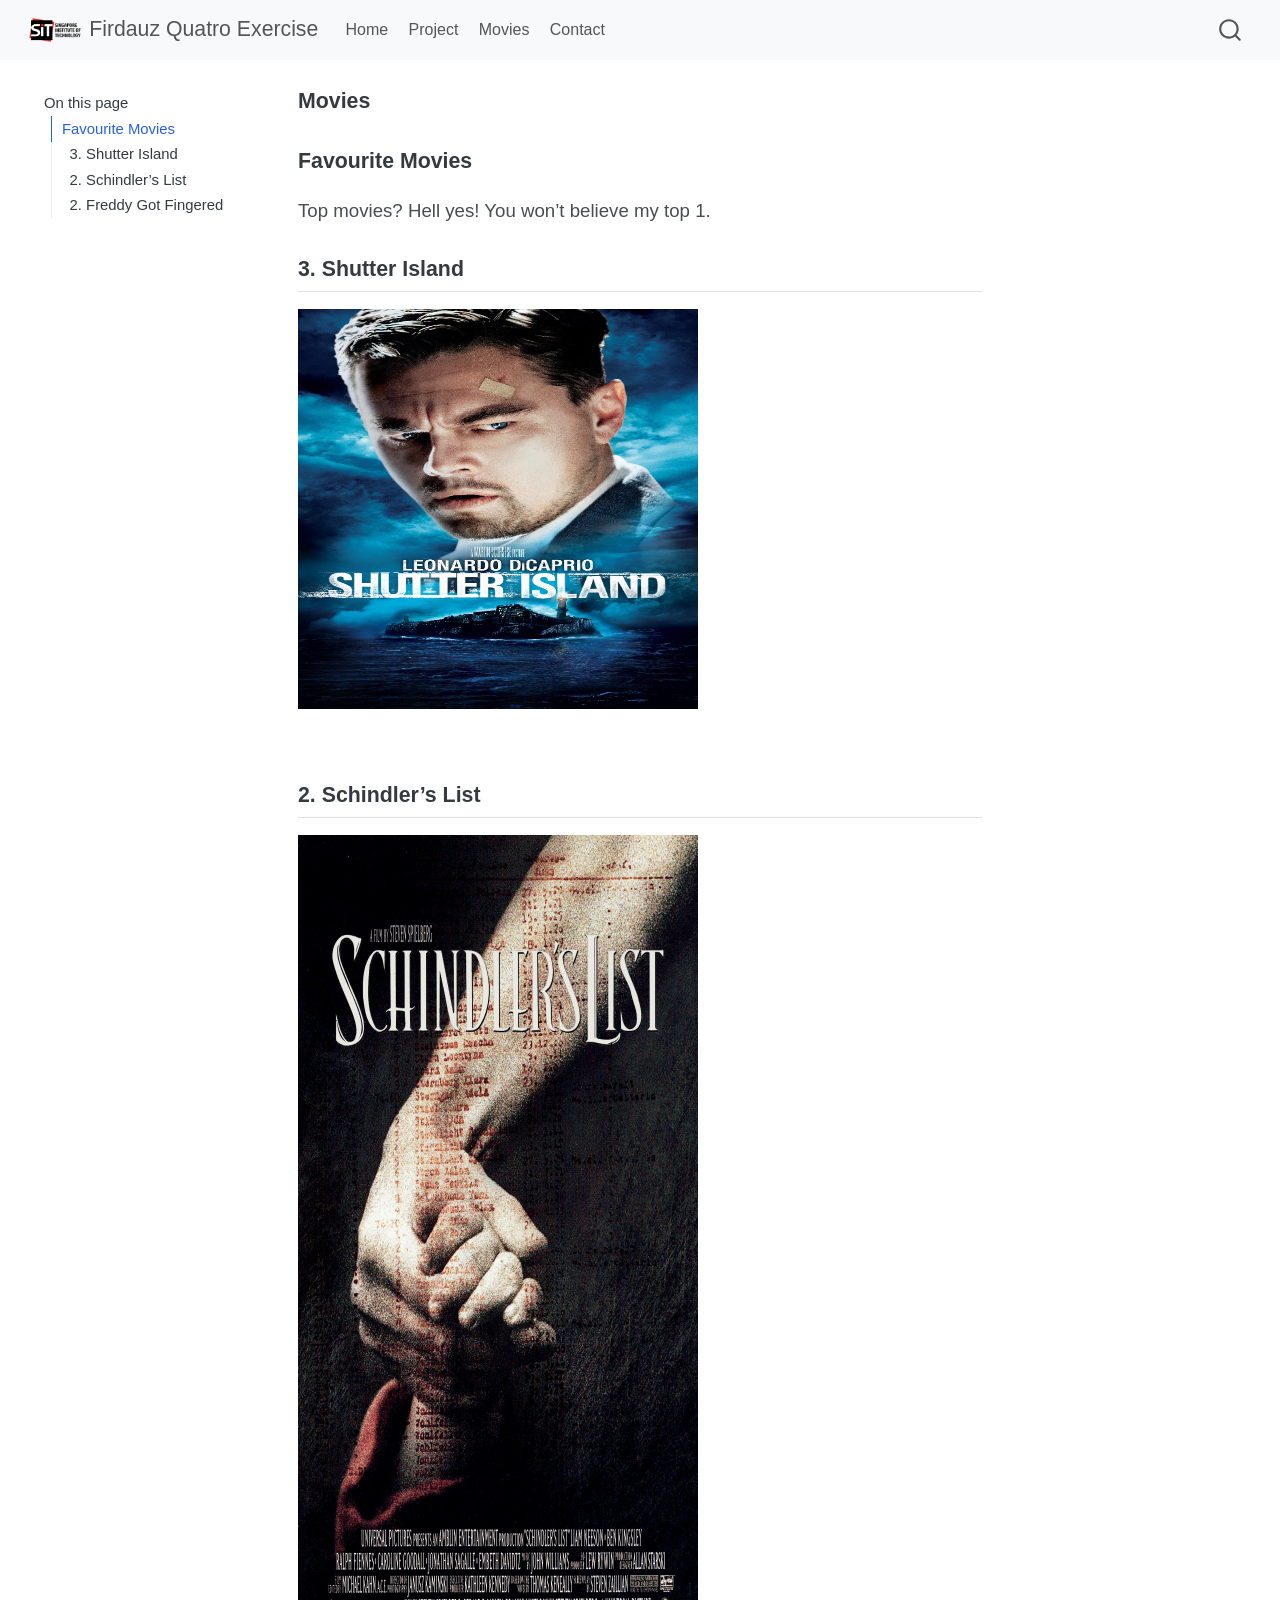
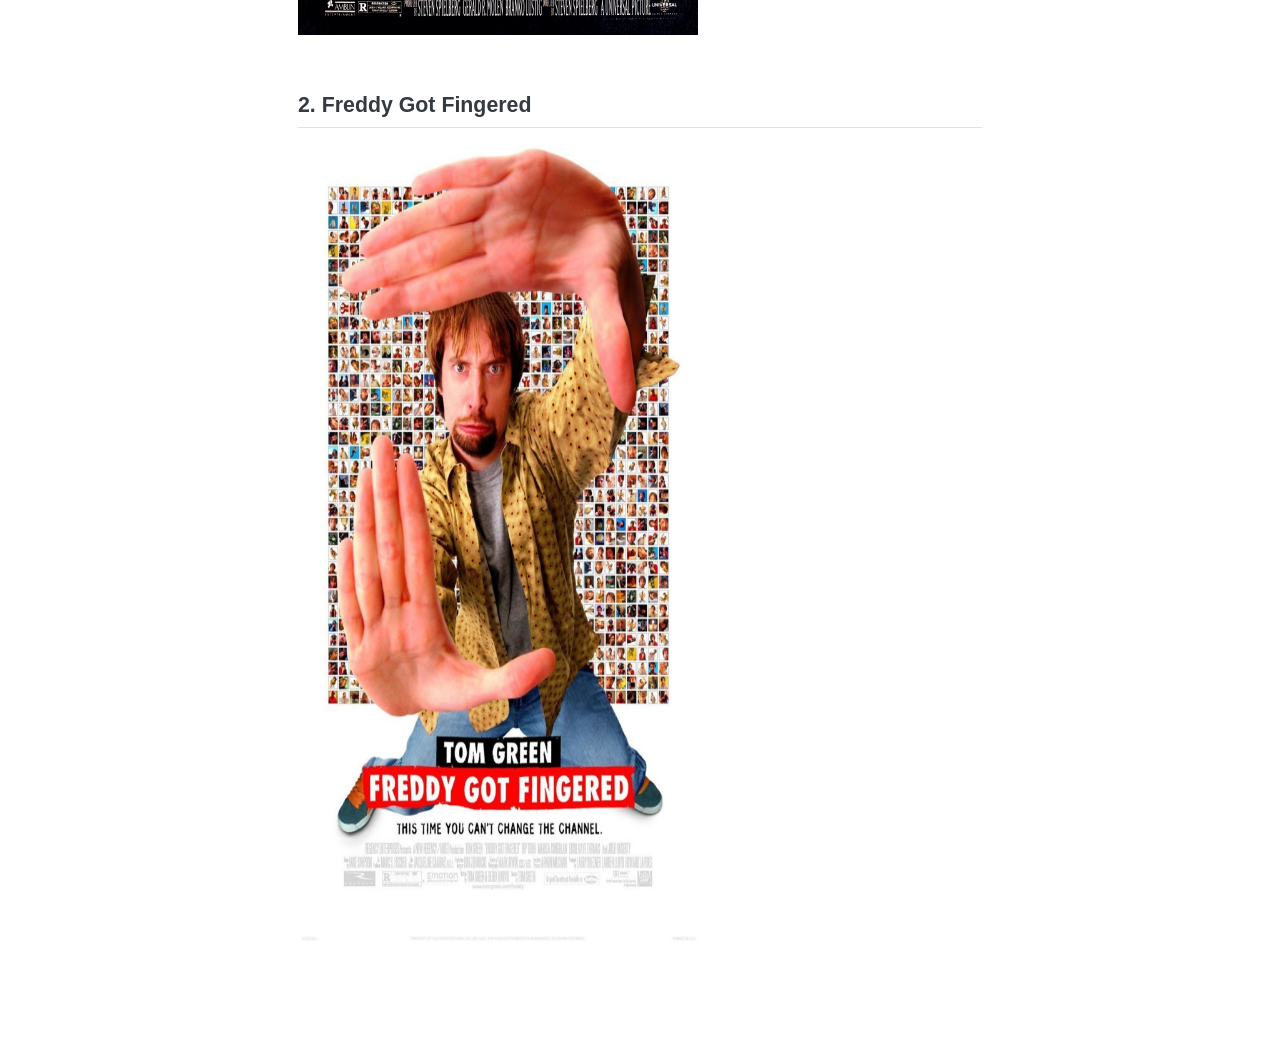
<file: docs/docs/Movies.html>
<!DOCTYPE html>
<html xmlns="http://www.w3.org/1999/xhtml" lang="en" xml:lang="en"><head>

<meta charset="utf-8">
<meta name="generator" content="quarto-1.4.554">

<meta name="viewport" content="width=device-width, initial-scale=1.0, user-scalable=yes">


<title>Firdauz Quatro Exercise - Movies</title>
<style>
code{white-space: pre-wrap;}
span.smallcaps{font-variant: small-caps;}
div.columns{display: flex; gap: min(4vw, 1.5em);}
div.column{flex: auto; overflow-x: auto;}
div.hanging-indent{margin-left: 1.5em; text-indent: -1.5em;}
ul.task-list{list-style: none;}
ul.task-list li input[type="checkbox"] {
  width: 0.8em;
  margin: 0 0.8em 0.2em -1em; /* quarto-specific, see https://github.com/quarto-dev/quarto-cli/issues/4556 */ 
  vertical-align: middle;
}
</style>


<script src="../site_libs/quarto-nav/quarto-nav.js"></script>
<script src="../site_libs/quarto-nav/headroom.min.js"></script>
<script src="../site_libs/clipboard/clipboard.min.js"></script>
<script src="../site_libs/quarto-search/autocomplete.umd.js"></script>
<script src="../site_libs/quarto-search/fuse.min.js"></script>
<script src="../site_libs/quarto-search/quarto-search.js"></script>
<meta name="quarto:offset" content="../">
<script src="../site_libs/quarto-html/quarto.js"></script>
<script src="../site_libs/quarto-html/popper.min.js"></script>
<script src="../site_libs/quarto-html/tippy.umd.min.js"></script>
<script src="../site_libs/quarto-html/anchor.min.js"></script>
<link href="../site_libs/quarto-html/tippy.css" rel="stylesheet">
<link href="../site_libs/quarto-html/quarto-syntax-highlighting.css" rel="stylesheet" id="quarto-text-highlighting-styles">
<script src="../site_libs/bootstrap/bootstrap.min.js"></script>
<link href="../site_libs/bootstrap/bootstrap-icons.css" rel="stylesheet">
<link href="../site_libs/bootstrap/bootstrap.min.css" rel="stylesheet" id="quarto-bootstrap" data-mode="light">
<script id="quarto-search-options" type="application/json">{
  "location": "navbar",
  "copy-button": false,
  "collapse-after": 3,
  "panel-placement": "end",
  "type": "overlay",
  "limit": 50,
  "keyboard-shortcut": [
    "f",
    "/",
    "s"
  ],
  "show-item-context": false,
  "language": {
    "search-no-results-text": "No results",
    "search-matching-documents-text": "matching documents",
    "search-copy-link-title": "Copy link to search",
    "search-hide-matches-text": "Hide additional matches",
    "search-more-match-text": "more match in this document",
    "search-more-matches-text": "more matches in this document",
    "search-clear-button-title": "Clear",
    "search-text-placeholder": "",
    "search-detached-cancel-button-title": "Cancel",
    "search-submit-button-title": "Submit",
    "search-label": "Search"
  }
}</script>


<link rel="stylesheet" href="../styles.css">
</head>

<body class="floating nav-fixed">

<div id="quarto-search-results"></div>
  <header id="quarto-header" class="headroom fixed-top">
    <nav class="navbar navbar-expand-lg " data-bs-theme="dark">
      <div class="navbar-container container-fluid">
      <div class="navbar-brand-container mx-auto">
    <a href="../index.html" class="navbar-brand navbar-brand-logo">
    <img src="../logo.png" alt="" class="navbar-logo">
    </a>
    <a class="navbar-brand" href="../index.html">
    <span class="navbar-title">Firdauz Quatro Exercise</span>
    </a>
  </div>
            <div id="quarto-search" class="" title="Search"></div>
          <button class="navbar-toggler" type="button" data-bs-toggle="collapse" data-bs-target="#navbarCollapse" aria-controls="navbarCollapse" aria-expanded="false" aria-label="Toggle navigation" onclick="if (window.quartoToggleHeadroom) { window.quartoToggleHeadroom(); }">
  <span class="navbar-toggler-icon"></span>
</button>
          <div class="collapse navbar-collapse" id="navbarCollapse">
            <ul class="navbar-nav navbar-nav-scroll me-auto">
  <li class="nav-item">
    <a class="nav-link" href="../index.html"> 
<span class="menu-text">Home</span></a>
  </li>  
  <li class="nav-item">
    <a class="nav-link" href="../about.html"> 
<span class="menu-text">Project</span></a>
  </li>  
  <li class="nav-item">
    <a class="nav-link" href="../Movies.qmd"> 
<span class="menu-text">Movies</span></a>
  </li>  
  <li class="nav-item">
    <a class="nav-link" href="../Contact.qmd"> 
<span class="menu-text">Contact</span></a>
  </li>  
</ul>
          </div> <!-- /navcollapse -->
          <div class="quarto-navbar-tools">
</div>
      </div> <!-- /container-fluid -->
    </nav>
</header>
<!-- content -->
<div id="quarto-content" class="quarto-container page-columns page-rows-contents page-layout-article page-navbar">
<!-- sidebar -->
  <nav id="quarto-sidebar" class="sidebar collapse collapse-horizontal quarto-sidebar-collapse-item sidebar-navigation floating overflow-auto">
    <nav id="TOC" role="doc-toc" class="toc-active">
    <h2 id="toc-title">On this page</h2>
   
  <ul>
  <li><a href="#favourite-movies" id="toc-favourite-movies" class="nav-link active" data-scroll-target="#favourite-movies">Favourite Movies</a>
  <ul class="collapse">
  <li><a href="#shutter-island" id="toc-shutter-island" class="nav-link" data-scroll-target="#shutter-island">3. Shutter Island</a></li>
  <li><a href="#schindlers-list" id="toc-schindlers-list" class="nav-link" data-scroll-target="#schindlers-list">2. Schindler’s List</a></li>
  <li><a href="#freddy-got-fingered" id="toc-freddy-got-fingered" class="nav-link" data-scroll-target="#freddy-got-fingered">2. Freddy Got Fingered</a></li>
  </ul></li>
  </ul>
</nav>
</nav>
<div id="quarto-sidebar-glass" class="quarto-sidebar-collapse-item" data-bs-toggle="collapse" data-bs-target=".quarto-sidebar-collapse-item"></div>
<!-- margin-sidebar -->
    <div id="quarto-margin-sidebar" class="sidebar margin-sidebar">
    </div>
<!-- main -->
<main class="content" id="quarto-document-content">

<header id="title-block-header" class="quarto-title-block default">
<div class="quarto-title">
<h1 class="title">Movies</h1>
</div>



<div class="quarto-title-meta">

    
  
    
  </div>
  


</header>


<section id="favourite-movies" class="level1">
<h1>Favourite Movies</h1>
<section id="top-movies-hell-yes-you-wont-believe-my-top-1." class="level4">
<h4 class="anchored" data-anchor-id="top-movies-hell-yes-you-wont-believe-my-top-1.">Top movies? Hell yes! You won’t believe my top 1.</h4>
</section>
<section id="shutter-island" class="level2">
<h2 class="anchored" data-anchor-id="shutter-island">3. Shutter Island</h2>
<div class="columns">
<div class="column" style="width:50%;">
<p><img src="..\img/movie3.jpg" width="400" height="400"></p>
</div><div class="column" style="width:50%;">
<div class="quarto-video"><iframe data-external="1" src="https://www.youtube.com/embed/1SiNL_02StY" width="600" height="400" title="" frameborder="0" allow="accelerometer; autoplay; clipboard-write; encrypted-media; gyroscope; picture-in-picture" allowfullscreen=""></iframe></div>
</div>
</div>
</section>
<section id="schindlers-list" class="level2">
<h2 class="anchored" data-anchor-id="schindlers-list">2. Schindler’s List</h2>
<div class="columns">
<div class="column" style="width:50%;">
<p><img src="..\img/movie2.jpg" width="400" height="800"></p>
</div><div class="column" style="width:50%;">
<iframe width="400" height="800" src="https://www.youtube.com/embed/video_id" frameborder="0" allowfullscreen="">
</iframe>
</div>
</div>
</section>
<section id="freddy-got-fingered" class="level2">
<h2 class="anchored" data-anchor-id="freddy-got-fingered">2. Freddy Got Fingered</h2>
<div class="columns">
<div class="column" style="width:50%;">
<p><img src="..\img/movie1.jpg" width="400" height="800"></p>
</div><div class="column" style="width:50%;">
<iframe width="400" height="800" src="https://www.youtube.com/embed/video_id" frameborder="0" allowfullscreen="">
</iframe>
</div>
</div>


</section>
</section>

</main> <!-- /main -->
<script id="quarto-html-after-body" type="application/javascript">
window.document.addEventListener("DOMContentLoaded", function (event) {
  const toggleBodyColorMode = (bsSheetEl) => {
    const mode = bsSheetEl.getAttribute("data-mode");
    const bodyEl = window.document.querySelector("body");
    if (mode === "dark") {
      bodyEl.classList.add("quarto-dark");
      bodyEl.classList.remove("quarto-light");
    } else {
      bodyEl.classList.add("quarto-light");
      bodyEl.classList.remove("quarto-dark");
    }
  }
  const toggleBodyColorPrimary = () => {
    const bsSheetEl = window.document.querySelector("link#quarto-bootstrap");
    if (bsSheetEl) {
      toggleBodyColorMode(bsSheetEl);
    }
  }
  toggleBodyColorPrimary();  
  const icon = "";
  const anchorJS = new window.AnchorJS();
  anchorJS.options = {
    placement: 'right',
    icon: icon
  };
  anchorJS.add('.anchored');
  const isCodeAnnotation = (el) => {
    for (const clz of el.classList) {
      if (clz.startsWith('code-annotation-')) {                     
        return true;
      }
    }
    return false;
  }
  const clipboard = new window.ClipboardJS('.code-copy-button', {
    text: function(trigger) {
      const codeEl = trigger.previousElementSibling.cloneNode(true);
      for (const childEl of codeEl.children) {
        if (isCodeAnnotation(childEl)) {
          childEl.remove();
        }
      }
      return codeEl.innerText;
    }
  });
  clipboard.on('success', function(e) {
    // button target
    const button = e.trigger;
    // don't keep focus
    button.blur();
    // flash "checked"
    button.classList.add('code-copy-button-checked');
    var currentTitle = button.getAttribute("title");
    button.setAttribute("title", "Copied!");
    let tooltip;
    if (window.bootstrap) {
      button.setAttribute("data-bs-toggle", "tooltip");
      button.setAttribute("data-bs-placement", "left");
      button.setAttribute("data-bs-title", "Copied!");
      tooltip = new bootstrap.Tooltip(button, 
        { trigger: "manual", 
          customClass: "code-copy-button-tooltip",
          offset: [0, -8]});
      tooltip.show();    
    }
    setTimeout(function() {
      if (tooltip) {
        tooltip.hide();
        button.removeAttribute("data-bs-title");
        button.removeAttribute("data-bs-toggle");
        button.removeAttribute("data-bs-placement");
      }
      button.setAttribute("title", currentTitle);
      button.classList.remove('code-copy-button-checked');
    }, 1000);
    // clear code selection
    e.clearSelection();
  });
    var localhostRegex = new RegExp(/^(?:http|https):\/\/localhost\:?[0-9]*\//);
    var mailtoRegex = new RegExp(/^mailto:/);
      var filterRegex = new RegExp('/' + window.location.host + '/');
    var isInternal = (href) => {
        return filterRegex.test(href) || localhostRegex.test(href) || mailtoRegex.test(href);
    }
    // Inspect non-navigation links and adorn them if external
 	var links = window.document.querySelectorAll('a[href]:not(.nav-link):not(.navbar-brand):not(.toc-action):not(.sidebar-link):not(.sidebar-item-toggle):not(.pagination-link):not(.no-external):not([aria-hidden]):not(.dropdown-item):not(.quarto-navigation-tool)');
    for (var i=0; i<links.length; i++) {
      const link = links[i];
      if (!isInternal(link.href)) {
        // undo the damage that might have been done by quarto-nav.js in the case of
        // links that we want to consider external
        if (link.dataset.originalHref !== undefined) {
          link.href = link.dataset.originalHref;
        }
      }
    }
  function tippyHover(el, contentFn, onTriggerFn, onUntriggerFn) {
    const config = {
      allowHTML: true,
      maxWidth: 500,
      delay: 100,
      arrow: false,
      appendTo: function(el) {
          return el.parentElement;
      },
      interactive: true,
      interactiveBorder: 10,
      theme: 'quarto',
      placement: 'bottom-start',
    };
    if (contentFn) {
      config.content = contentFn;
    }
    if (onTriggerFn) {
      config.onTrigger = onTriggerFn;
    }
    if (onUntriggerFn) {
      config.onUntrigger = onUntriggerFn;
    }
    window.tippy(el, config); 
  }
  const noterefs = window.document.querySelectorAll('a[role="doc-noteref"]');
  for (var i=0; i<noterefs.length; i++) {
    const ref = noterefs[i];
    tippyHover(ref, function() {
      // use id or data attribute instead here
      let href = ref.getAttribute('data-footnote-href') || ref.getAttribute('href');
      try { href = new URL(href).hash; } catch {}
      const id = href.replace(/^#\/?/, "");
      const note = window.document.getElementById(id);
      if (note) {
        return note.innerHTML;
      } else {
        return "";
      }
    });
  }
  const xrefs = window.document.querySelectorAll('a.quarto-xref');
  const processXRef = (id, note) => {
    // Strip column container classes
    const stripColumnClz = (el) => {
      el.classList.remove("page-full", "page-columns");
      if (el.children) {
        for (const child of el.children) {
          stripColumnClz(child);
        }
      }
    }
    stripColumnClz(note)
    if (id === null || id.startsWith('sec-')) {
      // Special case sections, only their first couple elements
      const container = document.createElement("div");
      if (note.children && note.children.length > 2) {
        container.appendChild(note.children[0].cloneNode(true));
        for (let i = 1; i < note.children.length; i++) {
          const child = note.children[i];
          if (child.tagName === "P" && child.innerText === "") {
            continue;
          } else {
            container.appendChild(child.cloneNode(true));
            break;
          }
        }
        if (window.Quarto?.typesetMath) {
          window.Quarto.typesetMath(container);
        }
        return container.innerHTML
      } else {
        if (window.Quarto?.typesetMath) {
          window.Quarto.typesetMath(note);
        }
        return note.innerHTML;
      }
    } else {
      // Remove any anchor links if they are present
      const anchorLink = note.querySelector('a.anchorjs-link');
      if (anchorLink) {
        anchorLink.remove();
      }
      if (window.Quarto?.typesetMath) {
        window.Quarto.typesetMath(note);
      }
      // TODO in 1.5, we should make sure this works without a callout special case
      if (note.classList.contains("callout")) {
        return note.outerHTML;
      } else {
        return note.innerHTML;
      }
    }
  }
  for (var i=0; i<xrefs.length; i++) {
    const xref = xrefs[i];
    tippyHover(xref, undefined, function(instance) {
      instance.disable();
      let url = xref.getAttribute('href');
      let hash = undefined; 
      if (url.startsWith('#')) {
        hash = url;
      } else {
        try { hash = new URL(url).hash; } catch {}
      }
      if (hash) {
        const id = hash.replace(/^#\/?/, "");
        const note = window.document.getElementById(id);
        if (note !== null) {
          try {
            const html = processXRef(id, note.cloneNode(true));
            instance.setContent(html);
          } finally {
            instance.enable();
            instance.show();
          }
        } else {
          // See if we can fetch this
          fetch(url.split('#')[0])
          .then(res => res.text())
          .then(html => {
            const parser = new DOMParser();
            const htmlDoc = parser.parseFromString(html, "text/html");
            const note = htmlDoc.getElementById(id);
            if (note !== null) {
              const html = processXRef(id, note);
              instance.setContent(html);
            } 
          }).finally(() => {
            instance.enable();
            instance.show();
          });
        }
      } else {
        // See if we can fetch a full url (with no hash to target)
        // This is a special case and we should probably do some content thinning / targeting
        fetch(url)
        .then(res => res.text())
        .then(html => {
          const parser = new DOMParser();
          const htmlDoc = parser.parseFromString(html, "text/html");
          const note = htmlDoc.querySelector('main.content');
          if (note !== null) {
            // This should only happen for chapter cross references
            // (since there is no id in the URL)
            // remove the first header
            if (note.children.length > 0 && note.children[0].tagName === "HEADER") {
              note.children[0].remove();
            }
            const html = processXRef(null, note);
            instance.setContent(html);
          } 
        }).finally(() => {
          instance.enable();
          instance.show();
        });
      }
    }, function(instance) {
    });
  }
      let selectedAnnoteEl;
      const selectorForAnnotation = ( cell, annotation) => {
        let cellAttr = 'data-code-cell="' + cell + '"';
        let lineAttr = 'data-code-annotation="' +  annotation + '"';
        const selector = 'span[' + cellAttr + '][' + lineAttr + ']';
        return selector;
      }
      const selectCodeLines = (annoteEl) => {
        const doc = window.document;
        const targetCell = annoteEl.getAttribute("data-target-cell");
        const targetAnnotation = annoteEl.getAttribute("data-target-annotation");
        const annoteSpan = window.document.querySelector(selectorForAnnotation(targetCell, targetAnnotation));
        const lines = annoteSpan.getAttribute("data-code-lines").split(",");
        const lineIds = lines.map((line) => {
          return targetCell + "-" + line;
        })
        let top = null;
        let height = null;
        let parent = null;
        if (lineIds.length > 0) {
            //compute the position of the single el (top and bottom and make a div)
            const el = window.document.getElementById(lineIds[0]);
            top = el.offsetTop;
            height = el.offsetHeight;
            parent = el.parentElement.parentElement;
          if (lineIds.length > 1) {
            const lastEl = window.document.getElementById(lineIds[lineIds.length - 1]);
            const bottom = lastEl.offsetTop + lastEl.offsetHeight;
            height = bottom - top;
          }
          if (top !== null && height !== null && parent !== null) {
            // cook up a div (if necessary) and position it 
            let div = window.document.getElementById("code-annotation-line-highlight");
            if (div === null) {
              div = window.document.createElement("div");
              div.setAttribute("id", "code-annotation-line-highlight");
              div.style.position = 'absolute';
              parent.appendChild(div);
            }
            div.style.top = top - 2 + "px";
            div.style.height = height + 4 + "px";
            div.style.left = 0;
            let gutterDiv = window.document.getElementById("code-annotation-line-highlight-gutter");
            if (gutterDiv === null) {
              gutterDiv = window.document.createElement("div");
              gutterDiv.setAttribute("id", "code-annotation-line-highlight-gutter");
              gutterDiv.style.position = 'absolute';
              const codeCell = window.document.getElementById(targetCell);
              const gutter = codeCell.querySelector('.code-annotation-gutter');
              gutter.appendChild(gutterDiv);
            }
            gutterDiv.style.top = top - 2 + "px";
            gutterDiv.style.height = height + 4 + "px";
          }
          selectedAnnoteEl = annoteEl;
        }
      };
      const unselectCodeLines = () => {
        const elementsIds = ["code-annotation-line-highlight", "code-annotation-line-highlight-gutter"];
        elementsIds.forEach((elId) => {
          const div = window.document.getElementById(elId);
          if (div) {
            div.remove();
          }
        });
        selectedAnnoteEl = undefined;
      };
        // Handle positioning of the toggle
    window.addEventListener(
      "resize",
      throttle(() => {
        elRect = undefined;
        if (selectedAnnoteEl) {
          selectCodeLines(selectedAnnoteEl);
        }
      }, 10)
    );
    function throttle(fn, ms) {
    let throttle = false;
    let timer;
      return (...args) => {
        if(!throttle) { // first call gets through
            fn.apply(this, args);
            throttle = true;
        } else { // all the others get throttled
            if(timer) clearTimeout(timer); // cancel #2
            timer = setTimeout(() => {
              fn.apply(this, args);
              timer = throttle = false;
            }, ms);
        }
      };
    }
      // Attach click handler to the DT
      const annoteDls = window.document.querySelectorAll('dt[data-target-cell]');
      for (const annoteDlNode of annoteDls) {
        annoteDlNode.addEventListener('click', (event) => {
          const clickedEl = event.target;
          if (clickedEl !== selectedAnnoteEl) {
            unselectCodeLines();
            const activeEl = window.document.querySelector('dt[data-target-cell].code-annotation-active');
            if (activeEl) {
              activeEl.classList.remove('code-annotation-active');
            }
            selectCodeLines(clickedEl);
            clickedEl.classList.add('code-annotation-active');
          } else {
            // Unselect the line
            unselectCodeLines();
            clickedEl.classList.remove('code-annotation-active');
          }
        });
      }
  const findCites = (el) => {
    const parentEl = el.parentElement;
    if (parentEl) {
      const cites = parentEl.dataset.cites;
      if (cites) {
        return {
          el,
          cites: cites.split(' ')
        };
      } else {
        return findCites(el.parentElement)
      }
    } else {
      return undefined;
    }
  };
  var bibliorefs = window.document.querySelectorAll('a[role="doc-biblioref"]');
  for (var i=0; i<bibliorefs.length; i++) {
    const ref = bibliorefs[i];
    const citeInfo = findCites(ref);
    if (citeInfo) {
      tippyHover(citeInfo.el, function() {
        var popup = window.document.createElement('div');
        citeInfo.cites.forEach(function(cite) {
          var citeDiv = window.document.createElement('div');
          citeDiv.classList.add('hanging-indent');
          citeDiv.classList.add('csl-entry');
          var biblioDiv = window.document.getElementById('ref-' + cite);
          if (biblioDiv) {
            citeDiv.innerHTML = biblioDiv.innerHTML;
          }
          popup.appendChild(citeDiv);
        });
        return popup.innerHTML;
      });
    }
  }
});
</script>
</div> <!-- /content -->




</body></html>
</file>
<file: styles.css>
/* Modern Professional Portfolio Styles */
@import url('https://fonts.googleapis.com/css2?family=Inter:wght@300;400;500;600;700&display=swap');

:root {
    --primary-color: #2563eb;
    --primary-dark: #1d4ed8;
    --secondary-color: #7e22ce;
    --dark-bg: #0f172a;
    --card-bg: #1e293b;
    --text-color: #f1f5f9;
    --text-secondary: #94a3b8;
    --accent-color: #0ea5e9;
    --success-color: #10b981;
    --border-radius: 8px;
    --transition: all 0.3s ease;
}

* {
    margin: 0;
    padding: 0;
    box-sizing: border-box;
}

body {
    font-family: 'Inter', sans-serif;
    background-color: var(--dark-bg);
    color: var(--text-color);
    line-height: 1.6;
    overflow-x: hidden;
}

header {
    position: fixed;
    top: 0;
    left: 0;
    width: 100%;
    padding: 1.5rem 5%;
    z-index: 1000;
    background-color: rgba(15, 23, 42, 0.95);
    backdrop-filter: blur(10px);
    box-shadow: 0 4px 6px rgba(0, 0, 0, 0.1);
    transition: var(--transition);
}

nav {
    display: flex;
    justify-content: space-between;
    align-items: center;
    max-width: 1200px;
    margin: 0 auto;
}

.logo {
    font-size: 1.8rem;
    font-weight: 700;
    color: var(--primary-color);
}

nav ul {
    display: flex;
    list-style: none;
}

nav ul li {
    margin-left: 2.5rem;
}

nav ul li a {
    color: var(--text-secondary);
    text-decoration: none;
    font-weight: 500;
    font-size: 1.1rem;
    transition: var(--transition);
    position: relative;
}

nav ul li a:hover,
nav ul li a.active {
    color: var(--text-color);
}

nav ul li a::after {
    content: '';
    position: absolute;
    bottom: -5px;
    left: 0;
    width: 0;
    height: 2px;
    background-color: var(--primary-color);
    transition: var(--transition);
}

nav ul li a:hover::after,
nav ul li a.active::after {
    width: 100%;
}

.menu-toggle {
    display: none;
    color: var(--text-color);
    font-size: 1.5rem;
    cursor: pointer;
}

.hero {
    height: 100vh;
    display: flex;
    flex-direction: column;
    justify-content: center;
    align-items: center;
    text-align: center;
    position: relative;
    padding: 0 2rem;
}

.hero-content {
    max-width: 800px;
    z-index: 2;
}

.hero h1 {
    font-size: 3.5rem;
    font-weight: 800;
    margin-bottom: 1rem;
    background: linear-gradient(90deg, #3b82f6, #8b5cf6);
    -webkit-background-clip: text;
    background-clip: text;
    color: transparent;
}

.subtitle {
    font-size: 1.8rem;
    color: var(--text-secondary);
    margin-bottom: 1.5rem;
}

.hero-description {
    font-size: 1.2rem;
    max-width: 600px;
    margin: 0 auto 2.5rem;
    color: var(--text-secondary);
    line-height: 1.8;
}

.cta-button {
    display: inline-block;
    padding: 0.9rem 2.2rem;
    background: linear-gradient(90deg, var(--primary-color), var(--secondary-color));
    color: white;
    text-decoration: none;
    border-radius: var(--border-radius);
    font-weight: 600;
    font-size: 1.1rem;
    transition: var(--transition);
    box-shadow: 0 4px 15px rgba(59, 130, 246, 0.3);
}

.cta-button:hover {
    transform: translateY(-3px);
    box-shadow: 0 6px 20px rgba(59, 130, 246, 0.4);
}

.scroll-indicator {
    position: absolute;
    bottom: 2rem;
    left: 50%;
    transform: translateX(-50%);
}

.scroll-indicator span {
    display: block;
    width: 20px;
    height: 35px;
    border: 2px solid var(--text-secondary);
    border-radius: 50px;
    position: relative;
}

.scroll-indicator span::before {
    content: '';
    position: absolute;
    top: 5px;
    left: 50%;
    transform: translateX(-50%);
    width: 4px;
    height: 8px;
    background: var(--primary-color);
    border-radius: 10px;
    animation: scroll 1.5s infinite;
}

@keyframes scroll {
    0% {
        transform: translate(-50%, 0);
        opacity: 0;
    }
    50% {
        opacity: 1;
    }
    100% {
        transform: translate(-50%, 15px);
        opacity: 0;
    }
}

.section-header {
    text-align: center;
    margin-bottom: 3rem;
}

.section-header h2 {
    font-size: 2.5rem;
    font-weight: 700;
    margin-bottom: 1rem;
    position: relative;
    display: inline-block;
}

.divider {
    width: 80px;
    height: 4px;
    background: linear-gradient(90deg, var(--primary-color), var(--secondary-color));
    margin: 0.5rem auto;
    border-radius: 2px;
}

.section-subtitle {
    color: var(--text-secondary);
    max-width: 600px;
    margin: 0.5rem auto 0;
}

section {
    padding: 6rem 5%;
    max-width: 1200px;
    margin: 0 auto;
}

.about-content {
    display: grid;
    grid-template-columns: 1fr 1fr;
    gap: 4rem;
    align-items: center;
}

.about-text p {
    font-size: 1.1rem;
    line-height: 1.8;
    color: var(--text-secondary);
    margin-bottom: 2rem;
}

.experience {
    display: grid;
    grid-template-columns: repeat(2, 1fr);
    gap: 1.5rem;
    margin-top: 2rem;
}

.exp-item {
    display: flex;
    align-items: center;
    background: var(--card-bg);
    padding: 1.5rem;
    border-radius: var(--border-radius);
    transition: var(--transition);
}

.exp-item:hover {
    transform: translateY(-5px);
    box-shadow: 0 10px 25px rgba(0, 0, 0, 0.2);
}

.exp-item i {
    font-size: 2rem;
    color: var(--primary-color);
    margin-right: 1.2rem;
}

.exp-item h3 {
    font-size: 1.8rem;
    margin-bottom: 0.3rem;
}

.exp-item p {
    margin: 0;
    color: var(--text-secondary);
}

.about-image {
    display: flex;
    justify-content: center;
}

.image-placeholder {
    width: 280px;
    height: 280px;
    border-radius: 50%;
    background: linear-gradient(45deg, #1e40af, #7e22ce);
    display: flex;
    align-items: center;
    justify-content: center;
    position: relative;
    overflow: hidden;
}

.image-placeholder::before {
    content: '';
    position: absolute;
    width: 100%;
    height: 100%;
    background: url('data:image/svg+xml;utf8,<svg xmlns="http://www.w3.org/2000/svg" viewBox="0 0 200 200"><rect fill="none" width="200" height="200"/><text fill="rgba(255,255,255,0.1)" font-size="24" x="50%" y="50%" dominant-baseline="middle" text-anchor="middle">FBK</text></svg>');
}

.skills-container {
    display: grid;
    grid-template-columns: repeat(auto-fit, minmax(300px, 1fr));
    gap: 2rem;
}

.skills-category {
    background: var(--card-bg);
    padding: 2rem;
    border-radius: var(--border-radius);
    transition: var(--transition);
}

.skills-category:hover {
    transform: translateY(-5px);
    box-shadow: 0 10px 25px rgba(0, 0, 0, 0.2);
}

.skills-category h3 {
    display: flex;
    align-items: center;
    font-size: 1.4rem;
    margin-bottom: 1.5rem;
    color: var(--primary-color);
}

.skills-category h3 i {
    margin-right: 0.8rem;
}

.skills-category ul {
    list-style: none;
}

.skills-category ul li {
    padding: 0.8rem 0;
    border-bottom: 1px solid rgba(255, 255, 255, 0.05);
    display: flex;
    align-items: center;
}

.skills-category ul li:last-child {
    border-bottom: none;
}

.skills-category ul li::before {
    content: '▹';
    color: var(--primary-color);
    margin-right: 0.8rem;
    font-size: 0.9rem;
}

.projects-filter {
    display: flex;
    justify-content: center;
    flex-wrap: wrap;
    gap: 1rem;
    margin-bottom: 2.5rem;
}

.filter-btn {
    padding: 0.6rem 1.5rem;
    background: transparent;
    border: 1px solid var(--primary-color);
    color: var(--text-color);
    border-radius: 30px;
    cursor: pointer;
    transition: var(--transition);
    font-weight: 500;
}

.filter-btn:hover,
.filter-btn.active {
    background: var(--primary-color);
    color: white;
}

.project-grid {
    display: grid;
    grid-template-columns: repeat(auto-fill, minmax(350px, 1fr));
    gap: 2rem;
}

.project-card {
    background: var(--card-bg);
    border-radius: var(--border-radius);
    overflow: hidden;
    transition: var(--transition);
    display: flex;
    flex-direction: column;
}

.project-card:hover {
    transform: translateY(-10px);
    box-shadow: 0 15px 30px rgba(0, 0, 0, 0.3);
}

.project-img {
    height: 200px;
    background: linear-gradient(45deg, #1e3a8a, #6d28d9);
    display: flex;
    align-items: center;
    justify-content: center;
    color: white;
    font-size: 3rem;
}

.project-content {
    padding: 1.5rem;
    flex-grow: 1;
    display: flex;
    flex-direction: column;
}

.project-content h3 {
    font-size: 1.4rem;
    margin-bottom: 0.8rem;
}

.project-content p {
    color: var(--text-secondary);
    flex-grow: 1;
    margin-bottom: 1.2rem;
}

.project-meta {
    display: flex;
    justify-content: space-between;
    color: var(--text-secondary);
    font-size: 0.9rem;
}

.project-topics {
    display: flex;
    flex-wrap: wrap;
    gap: 0.5rem;
    margin-top: 1rem;
}

.topic {
    background: rgba(59, 130, 246, 0.15);
    color: var(--primary-color);
    padding: 0.3rem 0.8rem;
    border-radius: 30px;
    font-size: 0.8rem;
    font-weight: 500;
}

.project-skeleton {
    background: var(--card-bg);
    border-radius: var(--border-radius);
    overflow: hidden;
    height: 350px;
    padding: 1.5rem;
}

.skeleton-image {
    height: 160px;
    background: #2d3748;
    border-radius: var(--border-radius);
    margin-bottom: 1.5rem;
    animation: pulse 1.5s infinite;
}

.skeleton-text {
    height: 20px;
    background: #2d3748;
    border-radius: 4px;
    margin-bottom: 1rem;
    width: 80%;
    animation: pulse 1.5s infinite;
}

.skeleton-text-sm {
    height: 16px;
    background: #2d3748;
    border-radius: 4px;
    margin-bottom: 1rem;
    width: 60%;
    animation: pulse 1.5s infinite;
}

@keyframes pulse {
    0% { opacity: 0.6; }
    50% { opacity: 0.8; }
    100% { opacity: 0.6; }
}

.contact-container {
    display: grid;
    grid-template-columns: 1fr 1fr;
    gap: 4rem;
}

.contact-info {
    display: flex;
    flex-direction: column;
    gap: 1.5rem;
}

.info-item {
    display: flex;
    align-items: center;
    background: var(--card-bg);
    padding: 1.5rem;
    border-radius: var(--border-radius);
    transition: var(--transition);
}

.info-item:hover {
    transform: translateY(-5px);
    box-shadow: 0 10px 25px rgba(0, 0, 0, 0.2);
}

.info-item i {
    font-size: 1.8rem;
    color: var(--primary-color);
    margin-right: 1.2rem;
    min-width: 40px;
    text-align: center;
}

.info-item h3 {
    font-size: 1.2rem;
    margin-bottom: 0.3rem;
}

.info-item p {
    color: var(--text-secondary);
}

#contact-form {
    display: flex;
    flex-direction: column;
}

/* Add this to your existing CSS */
.info-item a {
    color: var(--text-secondary);
    text-decoration: none;
    transition: var(--transition);
}

.info-item a:hover {
    color: var(--primary-color);
    text-decoration: underline;
}

/* Add this to make the footer links clickable */
.social-links a {
    color: var(--text-color);
    text-decoration: none;
}

#contact-form input,
#contact-form textarea {
    margin-bottom: 1.2rem;
    padding: 0.9rem 1.2rem;
    border: none;
    background: var(--card-bg);
    color: var(--text-color);
    border-radius: var(--border-radius);
    font-family: 'Inter', sans-serif;
    font-size: 1rem;
}

#contact-form textarea {
    resize: vertical;
    min-height: 150px;
}

#contact-form button {
    padding: 1rem 1.5rem;
    background: linear-gradient(90deg, var(--primary-color), var(--secondary-color));
    color: white;
    border: none;
    border-radius: var(--border-radius);
    cursor: pointer;
    font-weight: 600;
    font-size: 1.1rem;
    transition: var(--transition);
}

#contact-form button:hover {
    opacity: 0.9;
    transform: translateY(-3px);
}

footer {
    background: rgba(15, 23, 42, 0.95);
    padding: 3rem 0;
    text-align: center;
    border-top: 1px solid rgba(255, 255, 255, 0.05);
}

.footer-content {
    max-width: 1200px;
    margin: 0 auto;
    padding: 0 2rem;
}

.social-links {
    display: flex;
    justify-content: center;
    gap: 1.5rem;
    margin-bottom: 1.5rem;
}

.social-links a {
    display: inline-flex;
    align-items: center;
    justify-content: center;
    width: 45px;
    height: 45px;
    background: var(--card-bg);
    color: var(--text-color);
    border-radius: 50%;
    font-size: 1.2rem;
    transition: var(--transition);
}

.social-links a:hover {
    background: var(--primary-color);
    transform: translateY(-5px);
}

@media (max-width: 992px) {
    .about-content,
    .contact-container {
        grid-template-columns: 1fr;
        gap: 3rem;
    }
    
    .about-image {
        order: -1;
    }
}

@media (max-width: 768px) {
    nav ul {
        position: fixed;
        top: 80px;
        left: -100%;
        background: var(--dark-bg);
        width: 100%;
        height: calc(100vh - 80px);
        flex-direction: column;
        align-items: center;
        padding-top: 3rem;
        transition: var(--transition);
    }
    
    nav ul.active {
        left: 0;
    }
    
    nav ul li {
        margin: 1.5rem 0;
    }
    
    .menu-toggle {
        display: block;
    }
    
    .hero h1 {
        font-size: 2.8rem;
    }
    
    .subtitle {
        font-size: 1.5rem;
    }
}

@media (max-width: 480px) {
    .project-grid {
        grid-template-columns: 1fr;
    }
    
    .hero h1 {
        font-size: 2.3rem;
    }
    
    .subtitle {
        font-size: 1.3rem;
    }
}
</file>
<file: docs/site_libs/quarto-html/tippy.css>
.tippy-box[data-animation=fade][data-state=hidden]{opacity:0}[data-tippy-root]{max-width:calc(100vw - 10px)}.tippy-box{position:relative;background-color:#333;color:#fff;border-radius:4px;font-size:14px;line-height:1.4;white-space:normal;outline:0;transition-property:transform,visibility,opacity}.tippy-box[data-placement^=top]>.tippy-arrow{bottom:0}.tippy-box[data-placement^=top]>.tippy-arrow:before{bottom:-7px;left:0;border-width:8px 8px 0;border-top-color:initial;transform-origin:center top}.tippy-box[data-placement^=bottom]>.tippy-arrow{top:0}.tippy-box[data-placement^=bottom]>.tippy-arrow:before{top:-7px;left:0;border-width:0 8px 8px;border-bottom-color:initial;transform-origin:center bottom}.tippy-box[data-placement^=left]>.tippy-arrow{right:0}.tippy-box[data-placement^=left]>.tippy-arrow:before{border-width:8px 0 8px 8px;border-left-color:initial;right:-7px;transform-origin:center left}.tippy-box[data-placement^=right]>.tippy-arrow{left:0}.tippy-box[data-placement^=right]>.tippy-arrow:before{left:-7px;border-width:8px 8px 8px 0;border-right-color:initial;transform-origin:center right}.tippy-box[data-inertia][data-state=visible]{transition-timing-function:cubic-bezier(.54,1.5,.38,1.11)}.tippy-arrow{width:16px;height:16px;color:#333}.tippy-arrow:before{content:"";position:absolute;border-color:transparent;border-style:solid}.tippy-content{position:relative;padding:5px 9px;z-index:1}
</file>
<file: docs/site_libs/quarto-html/quarto-syntax-highlighting.css>
/* quarto syntax highlight colors */
:root {
  --quarto-hl-ot-color: #003B4F;
  --quarto-hl-at-color: #657422;
  --quarto-hl-ss-color: #20794D;
  --quarto-hl-an-color: #5E5E5E;
  --quarto-hl-fu-color: #4758AB;
  --quarto-hl-st-color: #20794D;
  --quarto-hl-cf-color: #003B4F;
  --quarto-hl-op-color: #5E5E5E;
  --quarto-hl-er-color: #AD0000;
  --quarto-hl-bn-color: #AD0000;
  --quarto-hl-al-color: #AD0000;
  --quarto-hl-va-color: #111111;
  --quarto-hl-bu-color: inherit;
  --quarto-hl-ex-color: inherit;
  --quarto-hl-pp-color: #AD0000;
  --quarto-hl-in-color: #5E5E5E;
  --quarto-hl-vs-color: #20794D;
  --quarto-hl-wa-color: #5E5E5E;
  --quarto-hl-do-color: #5E5E5E;
  --quarto-hl-im-color: #00769E;
  --quarto-hl-ch-color: #20794D;
  --quarto-hl-dt-color: #AD0000;
  --quarto-hl-fl-color: #AD0000;
  --quarto-hl-co-color: #5E5E5E;
  --quarto-hl-cv-color: #5E5E5E;
  --quarto-hl-cn-color: #8f5902;
  --quarto-hl-sc-color: #5E5E5E;
  --quarto-hl-dv-color: #AD0000;
  --quarto-hl-kw-color: #003B4F;
}

/* other quarto variables */
:root {
  --quarto-font-monospace: SFMono-Regular, Menlo, Monaco, Consolas, "Liberation Mono", "Courier New", monospace;
}

pre > code.sourceCode > span {
  color: #003B4F;
}

code span {
  color: #003B4F;
}

code.sourceCode > span {
  color: #003B4F;
}

div.sourceCode,
div.sourceCode pre.sourceCode {
  color: #003B4F;
}

code span.ot {
  color: #003B4F;
  font-style: inherit;
}

code span.at {
  color: #657422;
  font-style: inherit;
}

code span.ss {
  color: #20794D;
  font-style: inherit;
}

code span.an {
  color: #5E5E5E;
  font-style: inherit;
}

code span.fu {
  color: #4758AB;
  font-style: inherit;
}

code span.st {
  color: #20794D;
  font-style: inherit;
}

code span.cf {
  color: #003B4F;
  font-style: inherit;
}

code span.op {
  color: #5E5E5E;
  font-style: inherit;
}

code span.er {
  color: #AD0000;
  font-style: inherit;
}

code span.bn {
  color: #AD0000;
  font-style: inherit;
}

code span.al {
  color: #AD0000;
  font-style: inherit;
}

code span.va {
  color: #111111;
  font-style: inherit;
}

code span.bu {
  font-style: inherit;
}

code span.ex {
  font-style: inherit;
}

code span.pp {
  color: #AD0000;
  font-style: inherit;
}

code span.in {
  color: #5E5E5E;
  font-style: inherit;
}

code span.vs {
  color: #20794D;
  font-style: inherit;
}

code span.wa {
  color: #5E5E5E;
  font-style: italic;
}

code span.do {
  color: #5E5E5E;
  font-style: italic;
}

code span.im {
  color: #00769E;
  font-style: inherit;
}

code span.ch {
  color: #20794D;
  font-style: inherit;
}

code span.dt {
  color: #AD0000;
  font-style: inherit;
}

code span.fl {
  color: #AD0000;
  font-style: inherit;
}

code span.co {
  color: #5E5E5E;
  font-style: inherit;
}

code span.cv {
  color: #5E5E5E;
  font-style: italic;
}

code span.cn {
  color: #8f5902;
  font-style: inherit;
}

code span.sc {
  color: #5E5E5E;
  font-style: inherit;
}

code span.dv {
  color: #AD0000;
  font-style: inherit;
}

code span.kw {
  color: #003B4F;
  font-style: inherit;
}

.prevent-inlining {
  content: "</";
}

/*# sourceMappingURL=debc5d5d77c3f9108843748ff7464032.css.map */
</file>
<file: docs/styles.css>
/* css styles */
body {
 font-family: Arial, Sans-Serif;
 font-size: 16px;
}

p {
  margin: 0;
  padding: 0;
  line-height: 1.2;
}

h1,h2 {
  font-size: 16pt;
}
h3,h4 {
  font-size: 14pt;
}
</file>
<file: contact_files/libs/quarto-html/tippy.css>
.tippy-box[data-animation=fade][data-state=hidden]{opacity:0}[data-tippy-root]{max-width:calc(100vw - 10px)}.tippy-box{position:relative;background-color:#333;color:#fff;border-radius:4px;font-size:14px;line-height:1.4;white-space:normal;outline:0;transition-property:transform,visibility,opacity}.tippy-box[data-placement^=top]>.tippy-arrow{bottom:0}.tippy-box[data-placement^=top]>.tippy-arrow:before{bottom:-7px;left:0;border-width:8px 8px 0;border-top-color:initial;transform-origin:center top}.tippy-box[data-placement^=bottom]>.tippy-arrow{top:0}.tippy-box[data-placement^=bottom]>.tippy-arrow:before{top:-7px;left:0;border-width:0 8px 8px;border-bottom-color:initial;transform-origin:center bottom}.tippy-box[data-placement^=left]>.tippy-arrow{right:0}.tippy-box[data-placement^=left]>.tippy-arrow:before{border-width:8px 0 8px 8px;border-left-color:initial;right:-7px;transform-origin:center left}.tippy-box[data-placement^=right]>.tippy-arrow{left:0}.tippy-box[data-placement^=right]>.tippy-arrow:before{left:-7px;border-width:8px 8px 8px 0;border-right-color:initial;transform-origin:center right}.tippy-box[data-inertia][data-state=visible]{transition-timing-function:cubic-bezier(.54,1.5,.38,1.11)}.tippy-arrow{width:16px;height:16px;color:#333}.tippy-arrow:before{content:"";position:absolute;border-color:transparent;border-style:solid}.tippy-content{position:relative;padding:5px 9px;z-index:1}
</file>
<file: contact_files/libs/quarto-html/quarto-syntax-highlighting.css>
/* quarto syntax highlight colors */
:root {
  --quarto-hl-ot-color: #003B4F;
  --quarto-hl-at-color: #657422;
  --quarto-hl-ss-color: #20794D;
  --quarto-hl-an-color: #5E5E5E;
  --quarto-hl-fu-color: #4758AB;
  --quarto-hl-st-color: #20794D;
  --quarto-hl-cf-color: #003B4F;
  --quarto-hl-op-color: #5E5E5E;
  --quarto-hl-er-color: #AD0000;
  --quarto-hl-bn-color: #AD0000;
  --quarto-hl-al-color: #AD0000;
  --quarto-hl-va-color: #111111;
  --quarto-hl-bu-color: inherit;
  --quarto-hl-ex-color: inherit;
  --quarto-hl-pp-color: #AD0000;
  --quarto-hl-in-color: #5E5E5E;
  --quarto-hl-vs-color: #20794D;
  --quarto-hl-wa-color: #5E5E5E;
  --quarto-hl-do-color: #5E5E5E;
  --quarto-hl-im-color: #00769E;
  --quarto-hl-ch-color: #20794D;
  --quarto-hl-dt-color: #AD0000;
  --quarto-hl-fl-color: #AD0000;
  --quarto-hl-co-color: #5E5E5E;
  --quarto-hl-cv-color: #5E5E5E;
  --quarto-hl-cn-color: #8f5902;
  --quarto-hl-sc-color: #5E5E5E;
  --quarto-hl-dv-color: #AD0000;
  --quarto-hl-kw-color: #003B4F;
}

/* other quarto variables */
:root {
  --quarto-font-monospace: SFMono-Regular, Menlo, Monaco, Consolas, "Liberation Mono", "Courier New", monospace;
}

pre > code.sourceCode > span {
  color: #003B4F;
}

code span {
  color: #003B4F;
}

code.sourceCode > span {
  color: #003B4F;
}

div.sourceCode,
div.sourceCode pre.sourceCode {
  color: #003B4F;
}

code span.ot {
  color: #003B4F;
  font-style: inherit;
}

code span.at {
  color: #657422;
  font-style: inherit;
}

code span.ss {
  color: #20794D;
  font-style: inherit;
}

code span.an {
  color: #5E5E5E;
  font-style: inherit;
}

code span.fu {
  color: #4758AB;
  font-style: inherit;
}

code span.st {
  color: #20794D;
  font-style: inherit;
}

code span.cf {
  color: #003B4F;
  font-style: inherit;
}

code span.op {
  color: #5E5E5E;
  font-style: inherit;
}

code span.er {
  color: #AD0000;
  font-style: inherit;
}

code span.bn {
  color: #AD0000;
  font-style: inherit;
}

code span.al {
  color: #AD0000;
  font-style: inherit;
}

code span.va {
  color: #111111;
  font-style: inherit;
}

code span.bu {
  font-style: inherit;
}

code span.ex {
  font-style: inherit;
}

code span.pp {
  color: #AD0000;
  font-style: inherit;
}

code span.in {
  color: #5E5E5E;
  font-style: inherit;
}

code span.vs {
  color: #20794D;
  font-style: inherit;
}

code span.wa {
  color: #5E5E5E;
  font-style: italic;
}

code span.do {
  color: #5E5E5E;
  font-style: italic;
}

code span.im {
  color: #00769E;
  font-style: inherit;
}

code span.ch {
  color: #20794D;
  font-style: inherit;
}

code span.dt {
  color: #AD0000;
  font-style: inherit;
}

code span.fl {
  color: #AD0000;
  font-style: inherit;
}

code span.co {
  color: #5E5E5E;
  font-style: inherit;
}

code span.cv {
  color: #5E5E5E;
  font-style: italic;
}

code span.cn {
  color: #8f5902;
  font-style: inherit;
}

code span.sc {
  color: #5E5E5E;
  font-style: inherit;
}

code span.dv {
  color: #AD0000;
  font-style: inherit;
}

code span.kw {
  color: #003B4F;
  font-style: inherit;
}

.prevent-inlining {
  content: "</";
}

/*# sourceMappingURL=debc5d5d77c3f9108843748ff7464032.css.map */
</file>
